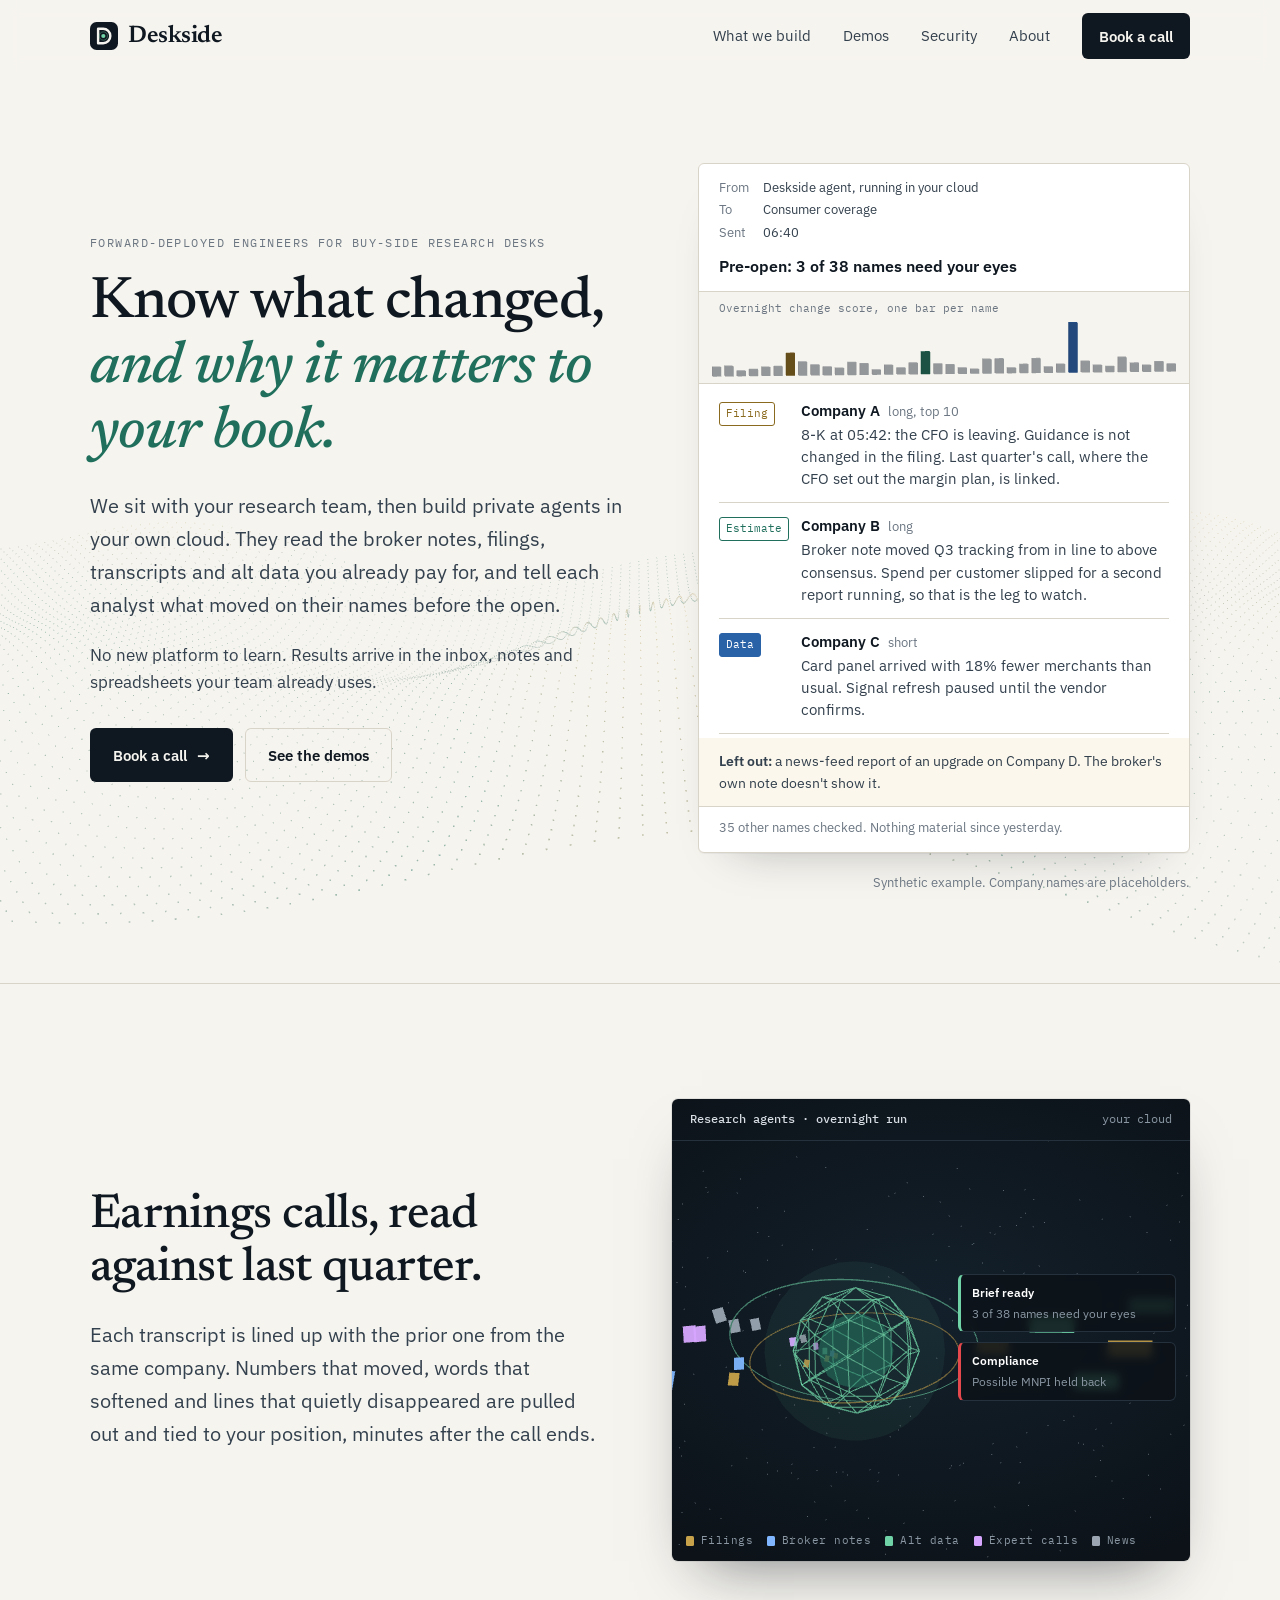
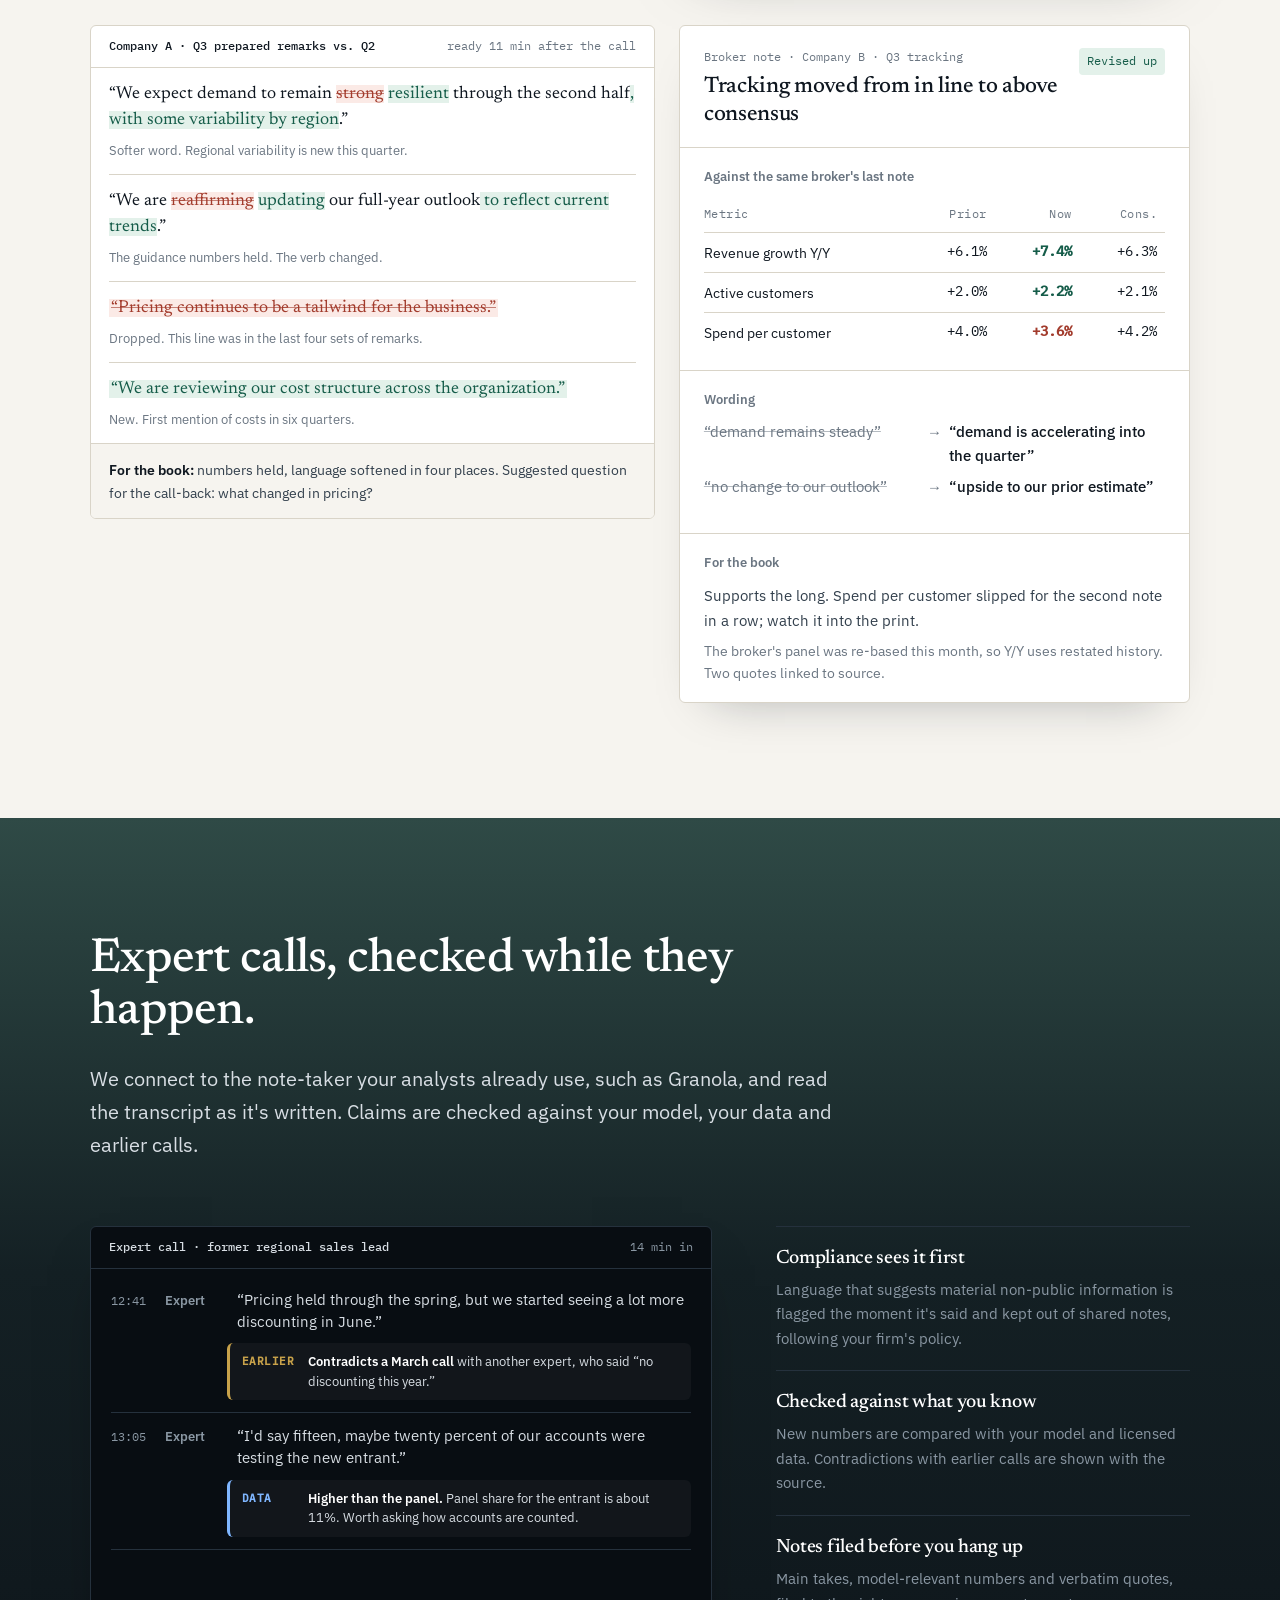
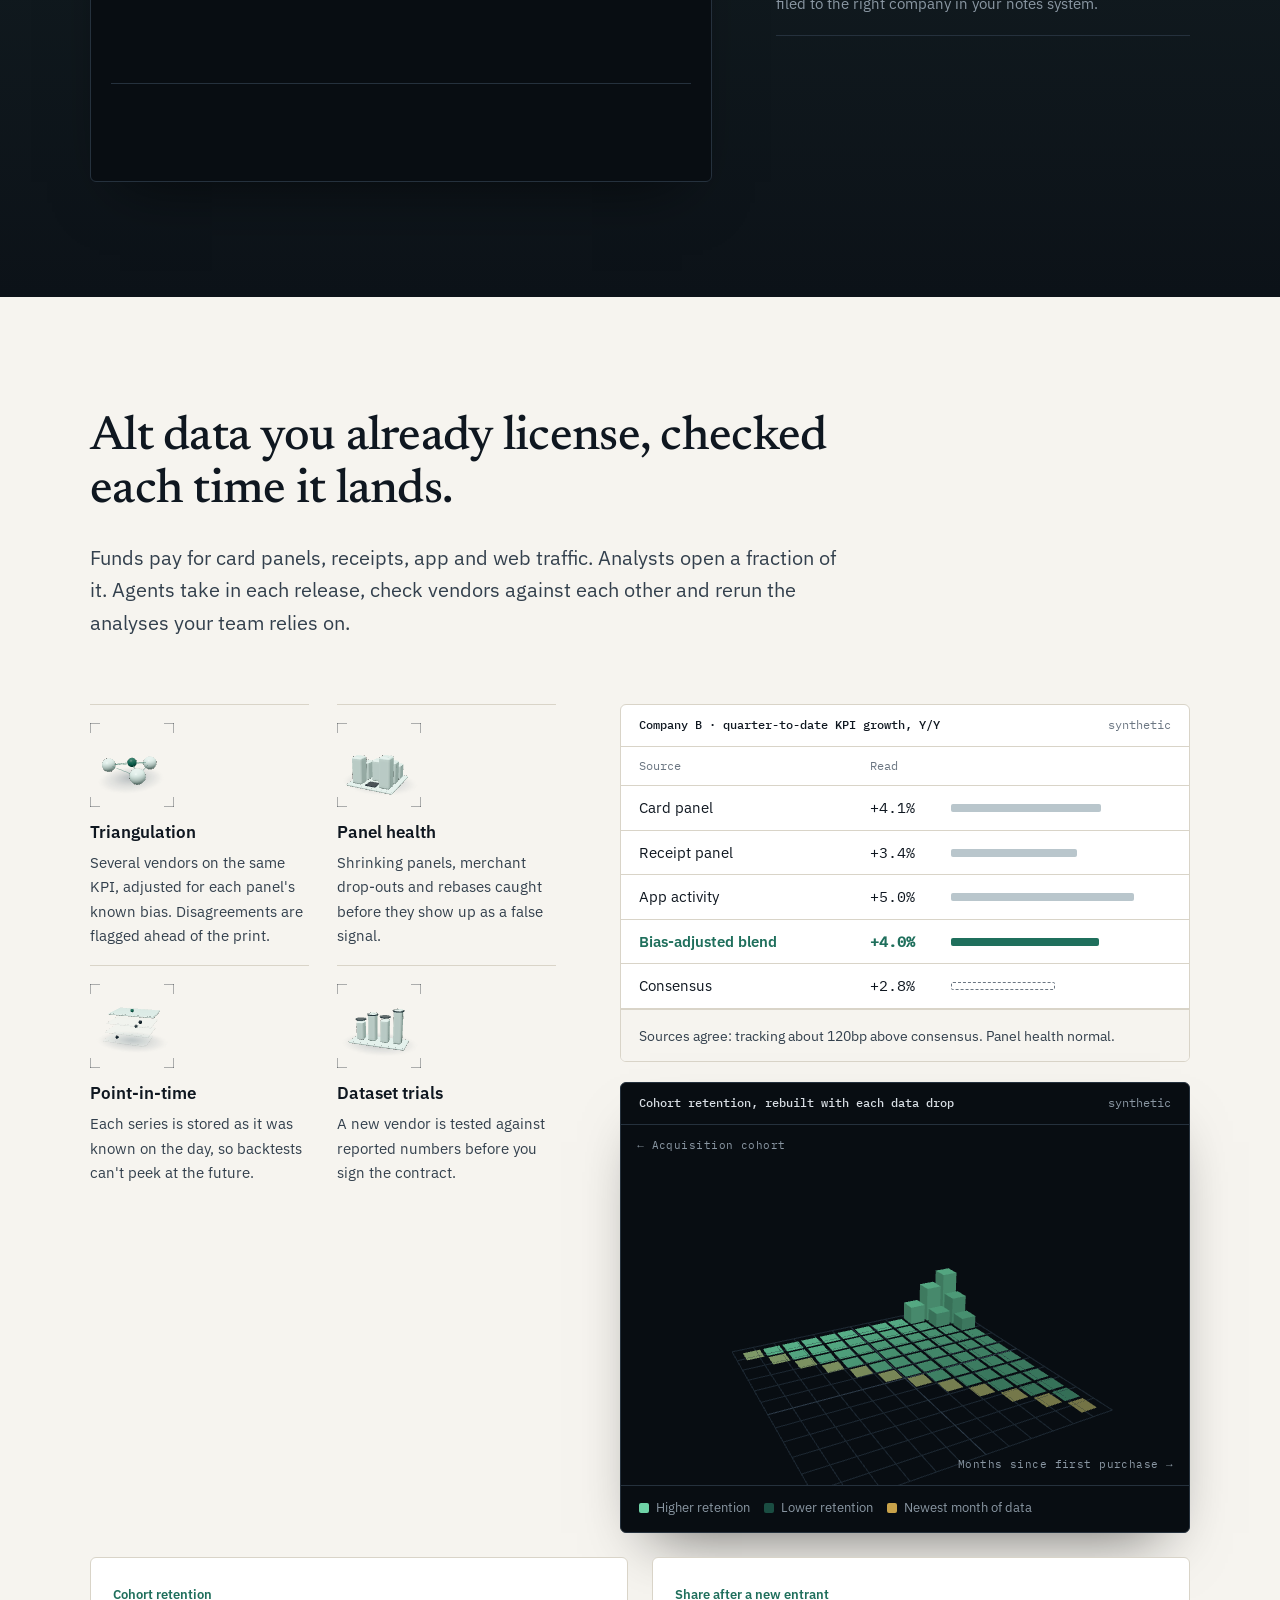
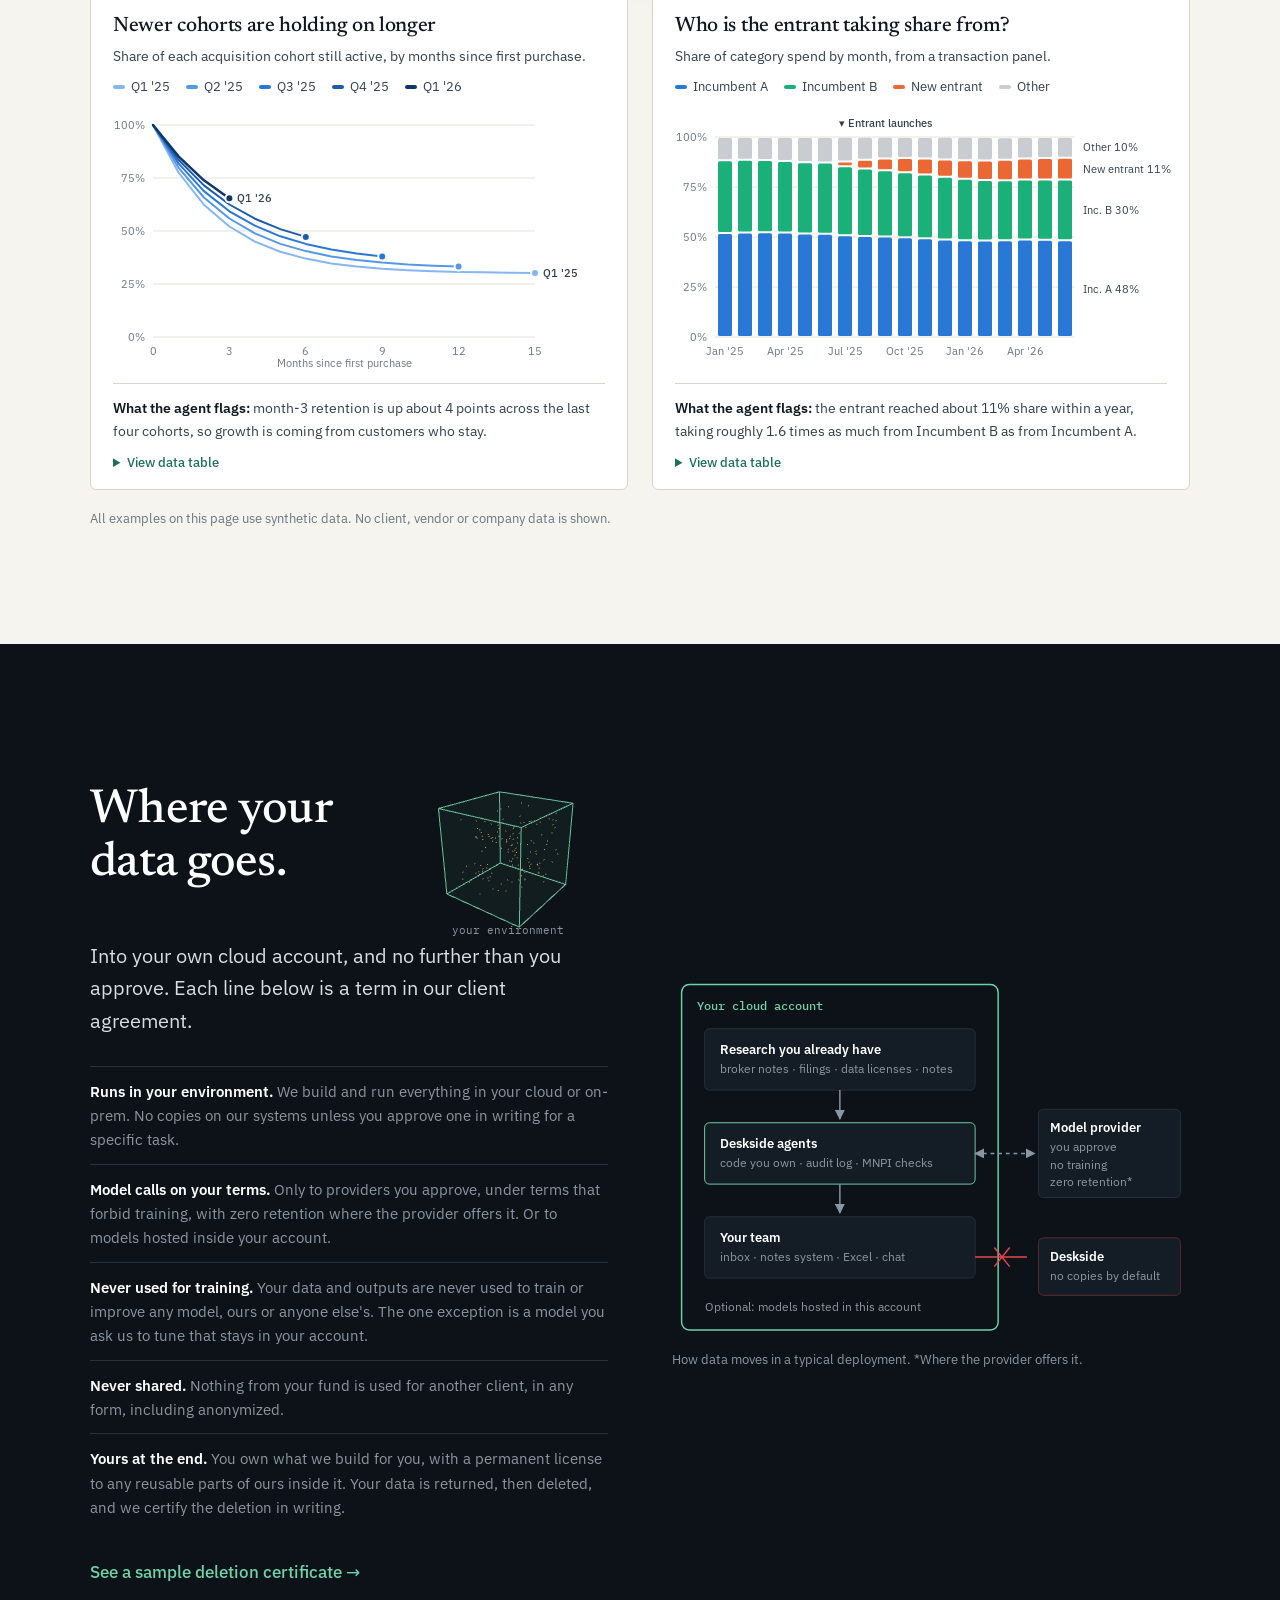
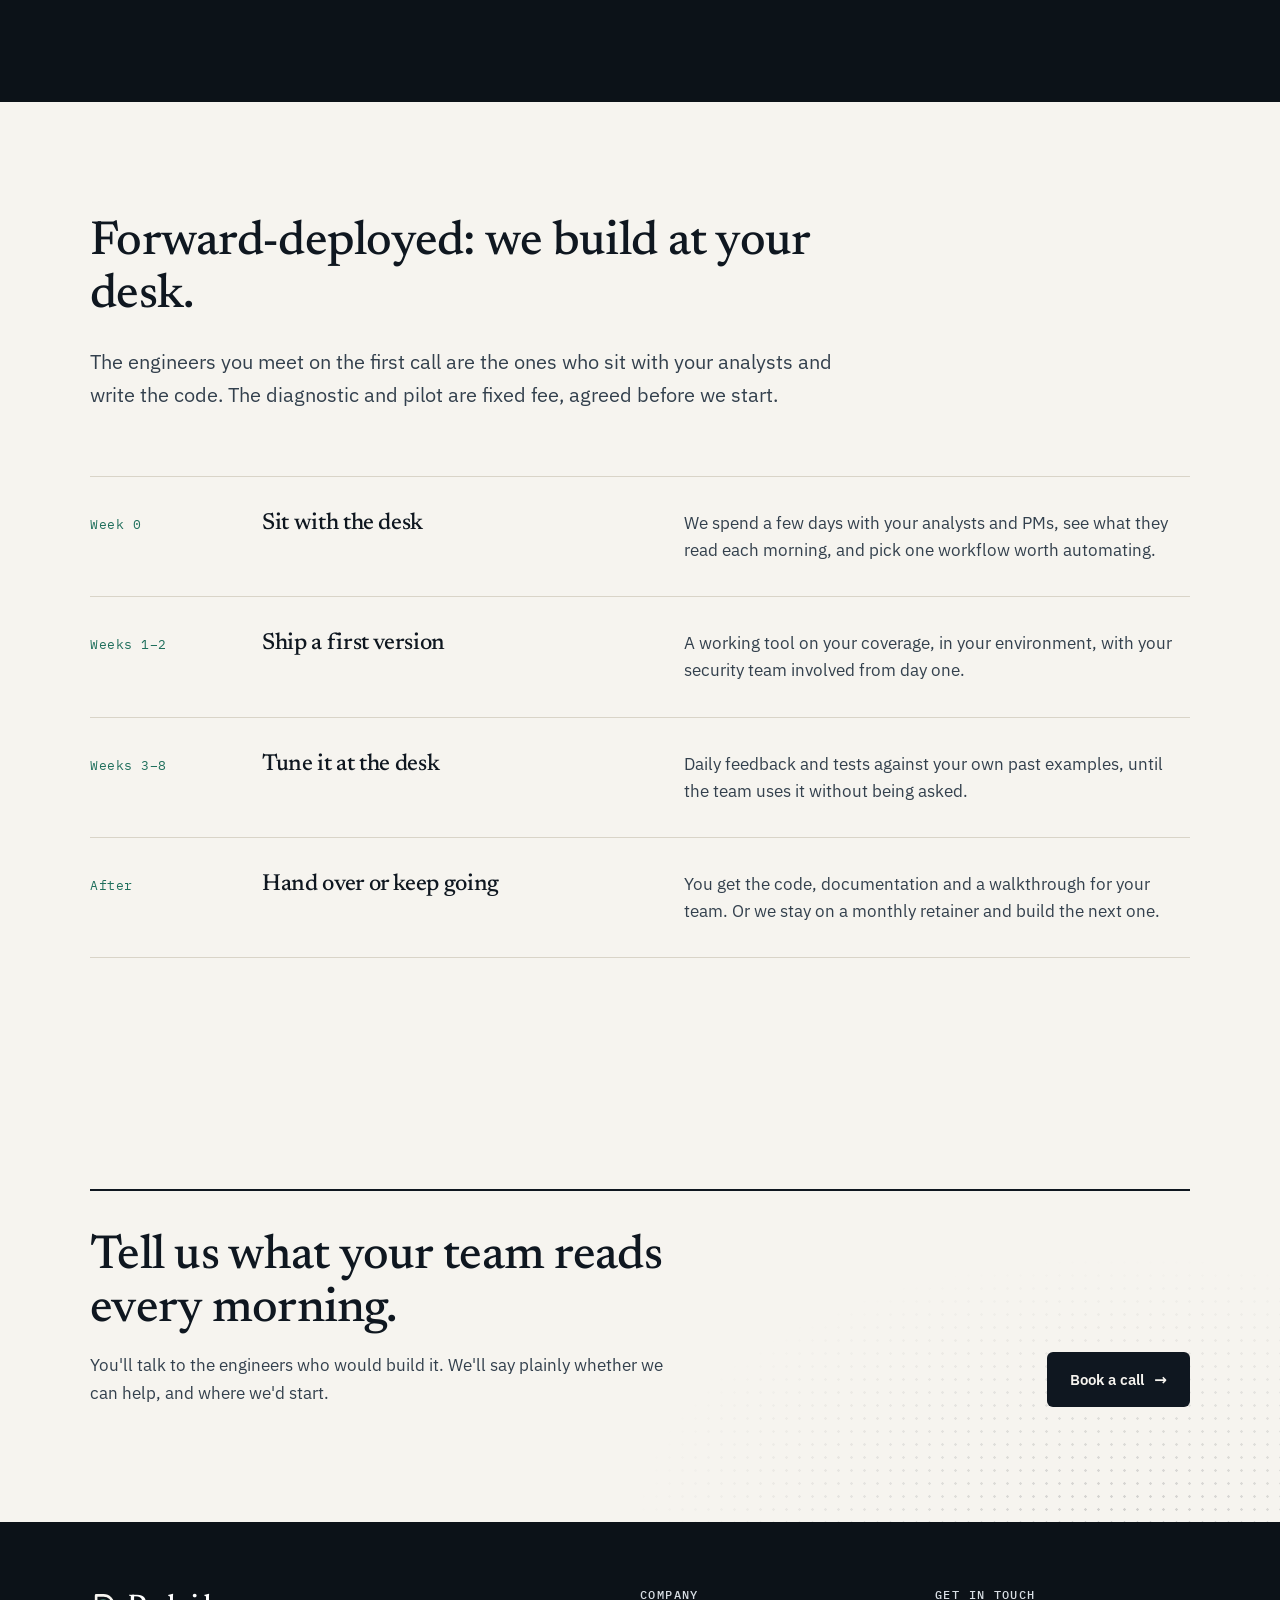
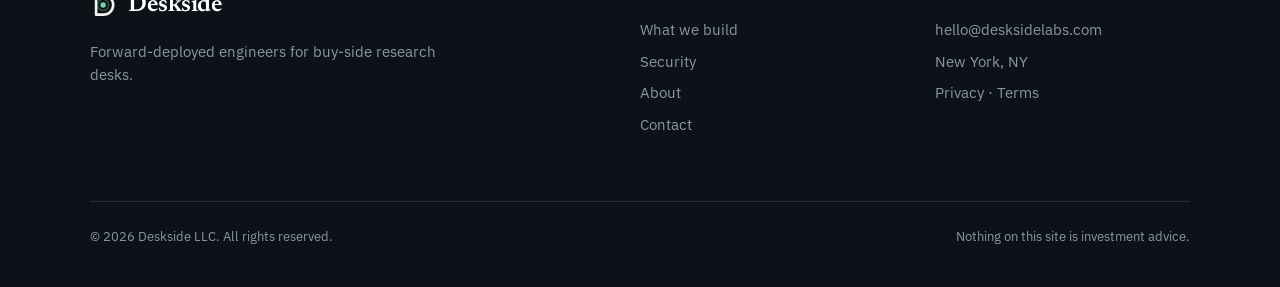
<file: index.html>
<!doctype html>
<html lang="en">
<head>
  <meta charset="utf-8">
  <meta name="viewport" content="width=device-width, initial-scale=1, minimum-scale=1">
  <title>Deskside | Forward-deployed engineers for buy-side research desks</title>
  <meta name="description" content="Deskside's engineers sit with your research team, then build private AI agents inside your own cloud. They read the research you already pay for and tell each analyst what changed on their names, in the inbox, notes and spreadsheets the team already uses.">
  <meta property="og:title" content="Deskside | Forward-deployed engineers for buy-side research desks">
  <meta property="og:description" content="Know what changed, and why it matters to your book. Private research agents, built at your desk and run in your cloud.">
  <meta property="og:type" content="website">
  <meta property="og:image" content="https://desksidelabs.com/assets/og-image.png">
  <meta property="og:image:width" content="1200">
  <meta property="og:image:height" content="630">
  <meta name="twitter:card" content="summary_large_image">
  <link rel="icon" href="assets/favicon.svg" type="image/svg+xml">
  <link rel="apple-touch-icon" href="assets/apple-touch-icon.png">
  <meta name="theme-color" content="#0f1720">
  <link rel="stylesheet" href="assets/fonts.css">
  <link rel="stylesheet" href="assets/styles.css">
</head>
<body>
  <a class="skip-link" href="#main">Skip to content</a>

  <header class="site-header">
    <nav class="nav container" aria-label="Primary">
      <a class="brand" href="index.html" aria-label="Deskside home">
        <img class="brand-mark" src="assets/favicon.svg" alt="">
        Deskside
      </a>
      <button class="nav-toggle" aria-expanded="false" aria-controls="nav-links" aria-label="Menu">
        <svg width="24" height="24" viewBox="0 0 24 24" fill="none" stroke="currentColor" stroke-width="2" stroke-linecap="round"><path d="M4 7h16M4 12h16M4 17h16"/></svg>
      </button>
      <ul class="nav-links" id="nav-links">
        <li><a href="services.html">What we build</a></li>
        <li><a href="index.html#demos">Demos</a></li>
        <li><a href="security.html">Security</a></li>
        <li><a href="about.html">About</a></li>
        <li><a class="btn btn-primary" href="contact.html">Book a call</a></li>
      </ul>
    </nav>
  </header>

  <main id="main">
    <!-- Hero: the product, as the analyst sees it -->
    <section class="hero">
      <canvas id="hero-3d" class="hero-3d" aria-hidden="true"></canvas>
      <div class="container hero-grid">
        <div>
          <p class="eyebrow">Forward-deployed engineers for buy-side research desks</p>
          <h1>Know what changed, <em>and why it matters to your book.</em></h1>
          <p class="lede">We sit with your research team, then build private agents in your own cloud. They read the broker notes, filings, transcripts and alt data you already pay for, and tell each analyst what moved on their names before the open.</p>
          <p class="hero-sub">No new platform to learn. Results arrive in the inbox, notes and spreadsheets your team already uses.</p>
          <div class="hero-actions">
            <a class="btn btn-primary" href="contact.html">Book a call <span class="arrow">→</span></a>
            <a class="btn btn-ghost" href="#demos">See the demos</a>
          </div>
        </div>

        <article class="mail" aria-label="Example pre-open brief, synthetic">
          <header class="mail-head">
            <dl>
              <div><dt>From</dt><dd>Deskside agent, running in your cloud</dd></div>
              <div><dt>To</dt><dd>Consumer coverage</dd></div>
              <div><dt>Sent</dt><dd>06:40</dd></div>
            </dl>
            <p class="mail-subj">Pre-open: 3 of 38 names need your eyes</p>
          </header>
          <div class="coverage" aria-hidden="true">
            <canvas id="coverage-3d"></canvas>
            <div class="coverage-flat"></div>
            <span class="coverage-label">Overnight change score, one bar per name</span>
          </div>
          <ol class="mail-items">
            <li class="mi" data-i="0"><span class="mi-tag t-filing">Filing</span><div><p class="mi-name">Company A <span>long, top 10</span></p><p>8-K at 05:42: the CFO is leaving. Guidance is not changed in the filing. Last quarter's call, where the CFO set out the margin plan, is linked.</p></div></li>
            <li class="mi" data-i="1"><span class="mi-tag t-est">Estimate</span><div><p class="mi-name">Company B <span>long</span></p><p>Broker note moved Q3 tracking from in line to above consensus. Spend per customer slipped for a second report running, so that is the leg to watch.</p></div></li>
            <li class="mi" data-i="2"><span class="mi-tag t-data">Data</span><div><p class="mi-name">Company C <span>short</span></p><p>Card panel arrived with 18% fewer merchants than usual. Signal refresh paused until the vendor confirms.</p></div></li>
          </ol>
          <p class="mail-held"><b>Left out:</b> a news-feed report of an upgrade on Company D. The broker's own note doesn't show it.</p>
          <p class="mail-foot">35 other names checked. Nothing material since yesterday.</p>
        </article>
      </div>
      <p class="container hero-note">Synthetic example. Company names are placeholders.</p>
    </section>

    <!-- Demo 1: earnings-call diff + broker note -->
    <section id="demos" class="rule-top">
      <div class="container">
        <div class="demo-head">
          <div class="section-head">
            <h2>Earnings calls, read against last quarter.</h2>
            <p class="lede">Each transcript is lined up with the prior one from the same company. Numbers that moved, words that softened and lines that quietly disappeared are pulled out and tied to your position, minutes after the call ends.</p>
          </div>
          <div class="engine panel-dark" role="img" aria-label="Illustration: filings, broker notes, alt data, expert calls and news flow into the agents, and flags come out">
            <header class="panel-head"><span>Research agents · overnight run</span><span>your cloud</span></header>
            <div class="engine-stage">
              <canvas id="engine-3d" aria-hidden="true"></canvas>
              <ul class="engine-in" aria-hidden="true">
                <li><i style="background:#c8a24a"></i>Filings</li>
                <li><i style="background:#7fb6ff"></i>Broker notes</li>
                <li><i style="background:#6fd3a7"></i>Alt data</li>
                <li><i style="background:#d7a6ff"></i>Expert calls</li>
                <li><i style="background:#9aa5b1"></i>News</li>
              </ul>
              <ol class="engine-out" aria-hidden="true">
                <li class="eo-up"><b>Revised up</b><span>Company B · tracking above consensus</span></li>
                <li class="eo-tone"><b>Tone shift</b><span>Company A · outlook language softened</span></li>
                <li class="eo-data"><b>Sources disagree</b><span>Card panel vs. expert call</span></li>
                <li class="eo-comp"><b>Compliance</b><span>Possible MNPI held back</span></li>
                <li class="eo-up"><b>Brief ready</b><span>3 of 38 names need your eyes</span></li>
              </ol>
            </div>
          </div>
        </div>

        <div class="demo-grid">
          <article class="panel diff-card reveal" aria-label="Synthetic example: transcript comparison">
            <header class="panel-head"><span>Company A · Q3 prepared remarks vs. Q2</span><span>ready 11 min after the call</span></header>
            <ol class="diff">
              <li>
                <p>“We expect demand to remain <del>strong</del> <ins>resilient</ins> through the second half<ins>, with some variability by region</ins>.”</p>
                <p class="d-note">Softer word. Regional variability is new this quarter.</p>
              </li>
              <li>
                <p>“We are <del>reaffirming</del> <ins>updating</ins> our full-year outlook<ins> to reflect current trends</ins>.”</p>
                <p class="d-note">The guidance numbers held. The verb changed.</p>
              </li>
              <li class="d-gone">
                <p><del>“Pricing continues to be a tailwind for the business.”</del></p>
                <p class="d-note">Dropped. This line was in the last four sets of remarks.</p>
              </li>
              <li class="d-new">
                <p><ins>“We are reviewing our cost structure across the organization.”</ins></p>
                <p class="d-note">New. First mention of costs in six quarters.</p>
              </li>
            </ol>
            <footer class="panel-foot"><b>For the book:</b> numbers held, language softened in four places. Suggested question for the call-back: what changed in pricing?</footer>
          </article>

          <article class="summary-card reveal" aria-label="Synthetic example: broker note compared with the prior note">
            <header class="summary-head">
              <div>
                <p class="summary-kicker">Broker note · Company B · Q3 tracking</p>
                <h3>Tracking moved from in line to above consensus</h3>
              </div>
              <span class="badge badge-up">Revised up</span>
            </header>
            <div class="summary-block">
              <h4>Against the same broker's last note</h4>
              <table class="rev-table">
                <thead><tr><th scope="col">Metric</th><th scope="col">Prior</th><th scope="col">Now</th><th scope="col">Cons.</th></tr></thead>
                <tbody>
                  <tr><th scope="row">Revenue growth Y/Y</th><td>+6.1%</td><td class="up">+7.4%</td><td>+6.3%</td></tr>
                  <tr><th scope="row">Active customers</th><td>+2.0%</td><td class="up">+2.2%</td><td>+2.1%</td></tr>
                  <tr><th scope="row">Spend per customer</th><td>+4.0%</td><td class="down">+3.6%</td><td>+4.2%</td></tr>
                </tbody>
              </table>
            </div>
            <div class="summary-block">
              <h4>Wording</h4>
              <ul class="tone-list">
                <li><span class="tone-prior">“demand remains steady”</span><span class="tone-arrow">→</span><span class="tone-now">“demand is accelerating into the quarter”</span></li>
                <li><span class="tone-prior">“no change to our outlook”</span><span class="tone-arrow">→</span><span class="tone-now">“upside to our prior estimate”</span></li>
              </ul>
            </div>
            <div class="summary-block">
              <h4>For the book</h4>
              <p>Supports the long. Spend per customer slipped for the second note in a row; watch it into the print.</p>
              <p class="summary-meta">The broker's panel was re-based this month, so Y/Y uses restated history. Two quotes linked to source.</p>
            </div>
          </article>
        </div>
      </div>
    </section>

    <!-- Demo 2: live calls with MNPI held back -->
    <section id="live-calls" class="band band-grad">
      <div class="container">
        <div class="section-head">
          <h2>Expert calls, checked while they happen.</h2>
          <p class="lede">We connect to the note-taker your analysts already use, such as Granola, and read the transcript as it's written. Claims are checked against your model, your data and earlier calls.</p>
        </div>

        <div class="live-grid">
          <div class="live-call panel-dark" aria-label="Synthetic example: an expert-call transcript with flags">
            <header class="panel-head"><span>Expert call · former regional sales lead</span><span>14 min in</span></header>
            <ol class="lc-list">
              <li class="lc-line">
                <div class="lc-say"><time>12:41</time><b>Expert</b><p>“Pricing held through the spring, but we started seeing a lot more discounting in June.”</p></div>
                <div class="lc-flag flag-tone"><span class="fi">Earlier</span><span><strong>Contradicts a March call</strong> with another expert, who said “no discounting this year.”</span></div>
              </li>
              <li class="lc-line">
                <div class="lc-say"><time>13:05</time><b>Expert</b><p>“I'd say fifteen, maybe twenty percent of our accounts were testing the new entrant.”</p></div>
                <div class="lc-flag flag-data"><span class="fi">Data</span><span><strong>Higher than the panel.</strong> Panel share for the entrant is about 11%. Worth asking how accounts are counted.</span></div>
              </li>
              <li class="lc-line">
                <div class="lc-say"><time>14:22</time><b>Expert</b><p><span class="redact" role="img" aria-label="Redacted segment"></span></p></div>
                <div class="lc-flag flag-comp"><span class="fi">MNPI</span><span><strong>Possible MNPI. Held back.</strong> The segment is kept out of the shared notes and compliance has the original. Nothing from it reaches the summary.</span></div>
              </li>
              <li class="lc-line">
                <div class="lc-flag flag-ask"><span class="fi">Ask</span><span><strong>Follow-up while they're on the line:</strong> “Did the June discounting carry into July, or was it end of quarter?”</span></div>
              </li>
            </ol>
          </div>

          <div class="live-points">
            <div class="sp">
              <h3>Compliance sees it first</h3>
              <p>Language that suggests material non-public information is flagged the moment it's said and kept out of shared notes, following your firm's policy.</p>
            </div>
            <div class="sp">
              <h3>Checked against what you know</h3>
              <p>New numbers are compared with your model and licensed data. Contradictions with earlier calls are shown with the source.</p>
            </div>
            <div class="sp">
              <h3>Notes filed before you hang up</h3>
              <p>Main takes, model-relevant numbers and verbatim quotes, filed to the right company in your notes system.</p>
            </div>
          </div>
        </div>
      </div>
    </section>

    <!-- Alt data -->
    <section id="alt-data">
      <div class="container">
        <div class="section-head">
          <h2>Alt data you already license, checked each time it lands.</h2>
          <p class="lede">Funds pay for card panels, receipts, app and web traffic. Analysts open a fraction of it. Agents take in each release, check vendors against each other and rerun the analyses your team relies on.</p>
        </div>

        <div class="alt-grid">
          <dl class="alt-list">
            <div><dt><span class="glyph glyph-sm" data-glyph="triad" aria-hidden="true"></span>Triangulation</dt><dd>Several vendors on the same KPI, adjusted for each panel's known bias. Disagreements are flagged ahead of the print.</dd></div>
            <div><dt><span class="glyph glyph-sm" data-glyph="panel" aria-hidden="true"></span>Panel health</dt><dd>Shrinking panels, merchant drop-outs and rebases caught before they show up as a false signal.</dd></div>
            <div><dt><span class="glyph glyph-sm" data-glyph="layers" aria-hidden="true"></span>Point-in-time</dt><dd>Each series is stored as it was known on the day, so backtests can't peek at the future.</dd></div>
            <div><dt><span class="glyph glyph-sm" data-glyph="trial" aria-hidden="true"></span>Dataset trials</dt><dd>A new vendor is tested against reported numbers before you sign the contract.</dd></div>
          </dl>

<div class="alt-visuals">
          <figure class="panel tri-card reveal">
            <header class="panel-head"><span>Company B · quarter-to-date KPI growth, Y/Y</span><span>synthetic</span></header>
            <table class="tri">
              <caption class="sr-only">Quarter-to-date KPI growth by source</caption>
              <thead><tr><th scope="col">Source</th><th scope="col">Read</th><th scope="col" class="bar-col"><span class="sr-only">Chart</span></th></tr></thead>
              <tbody>
                <tr><th scope="row">Card panel</th><td>+4.1%</td><td class="bar-col"><span class="bar" style="--v:.68"></span></td></tr>
                <tr><th scope="row">Receipt panel</th><td>+3.4%</td><td class="bar-col"><span class="bar" style="--v:.57"></span></td></tr>
                <tr><th scope="row">App activity</th><td>+5.0%</td><td class="bar-col"><span class="bar" style="--v:.83"></span></td></tr>
                <tr class="blend"><th scope="row">Bias-adjusted blend</th><td>+4.0%</td><td class="bar-col"><span class="bar" style="--v:.67"></span></td></tr>
                <tr class="cons"><th scope="row">Consensus</th><td>+2.8%</td><td class="bar-col"><span class="bar" style="--v:.47"></span></td></tr>
              </tbody>
            </table>
            <figcaption class="panel-foot">Sources agree: tracking about 120bp above consensus. Panel health normal.</figcaption>
          </figure>
          <figure class="viz-card panel-dark">
            <header class="panel-head"><span>Cohort retention, rebuilt with each data drop</span><span>synthetic</span></header>
            <div class="cohort-stage">
              <canvas id="cohort-3d" aria-hidden="true"></canvas>
              <p class="viz-fallback">Retention by acquisition cohort, rebuilt with every data drop.</p>
              <span class="axis axis-x">Months since first purchase →</span>
              <span class="axis axis-z">← Acquisition cohort</span>
            </div>
            <figcaption><span class="key"><span class="swatch sw-hi"></span>Higher retention</span><span class="key"><span class="swatch sw-lo"></span>Lower retention</span><span class="key"><span class="swatch sw-new"></span>Newest month of data</span></figcaption>
          </figure>
          </div>
        </div>

        <div class="viz-grid">
          <figure class="viz reveal" data-chart="cohort" data-label="Line chart: share of each quarterly acquisition cohort still active by month since first purchase. Newer cohorts retain better.">
            <figcaption class="viz-head">
              <span class="viz-kicker">Cohort retention</span>
              <h3>Newer cohorts are holding on longer</h3>
              <p>Share of each acquisition cohort still active, by months since first purchase.</p>
              <ul class="viz-legend">
                <li><span class="lg-sw" style="background:#86b6ef"></span>Q1 '25</li>
                <li><span class="lg-sw" style="background:#5598e7"></span>Q2 '25</li>
                <li><span class="lg-sw" style="background:#2a78d6"></span>Q3 '25</li>
                <li><span class="lg-sw" style="background:#1c5cab"></span>Q4 '25</li>
                <li><span class="lg-sw" style="background:#0d366b"></span>Q1 '26</li>
              </ul>
            </figcaption>
            <div class="viz-plot"></div>
            <p class="viz-read"><strong>What the agent flags:</strong> month-3 retention is up about 4 points across the last four cohorts, so growth is coming from customers who stay.</p>
            <details class="viz-data"><summary>View data table</summary><div class="viz-table"></div></details>
          </figure>

          <figure class="viz reveal" data-chart="share" data-label="Stacked columns: monthly market share for two incumbents, a new entrant launching in July 2025, and other players.">
            <figcaption class="viz-head">
              <span class="viz-kicker">Share after a new entrant</span>
              <h3>Who is the entrant taking share from?</h3>
              <p>Share of category spend by month, from a transaction panel.</p>
              <ul class="viz-legend">
                <li><span class="lg-sw" style="background:#2a78d6"></span>Incumbent A</li>
                <li><span class="lg-sw" style="background:#1baf7a"></span>Incumbent B</li>
                <li><span class="lg-sw" style="background:#eb6834"></span>New entrant</li>
                <li><span class="lg-sw" style="background:#c9ccd1"></span>Other</li>
              </ul>
            </figcaption>
            <div class="viz-plot"></div>
            <p class="viz-read"><strong>What the agent flags:</strong> the entrant reached about 11% share within a year, taking roughly 1.6 times as much from Incumbent B as from Incumbent A.</p>
            <details class="viz-data"><summary>View data table</summary><div class="viz-table"></div></details>
          </figure>
        </div>
        <p class="viz-source">All examples on this page use synthetic data. No client, vendor or company data is shown.</p>
      </div>
    </section>

    <!-- Security, stated once -->
    <section id="security" class="band">
      <div class="container security-grid">
        <div>
          <div class="sec-head">
            <h2>Where your data goes.</h2>
            <div class="enclave" aria-hidden="true"><canvas id="enclave-3d"></canvas><span>your environment</span></div>
          </div>
          <p class="lede">Into your own cloud account, and no further than you approve. Each line below is a term in our client agreement.</p>
          <ul class="terms-list">
            <li><strong>Runs in your environment.</strong> We build and run everything in your cloud or on-prem. No copies on our systems unless you approve one in writing for a specific task.</li>
            <li><strong>Model calls on your terms.</strong> Only to providers you approve, under terms that forbid training, with zero retention where the provider offers it. Or to models hosted inside your account.</li>
            <li><strong>Never used for training.</strong> Your data and outputs are never used to train or improve any model, ours or anyone else's. The one exception is a model you ask us to tune that stays in your account.</li>
            <li><strong>Never shared.</strong> Nothing from your fund is used for another client, in any form, including anonymized.</li>
            <li><strong>Yours at the end.</strong> You own what we build for you, with a permanent license to any reusable parts of ours inside it. Your data is returned, then deleted, and we certify the deletion in writing.</li>
          </ul>
          <a class="text-link" href="security.html">See a sample deletion certificate <span class="arrow">→</span></a>
        </div>

        <figure class="flow" aria-labelledby="flow-cap">
          <svg viewBox="0 0 540 380" role="img" aria-labelledby="flow-cap">
            <defs>
              <marker id="ah" viewBox="0 0 10 10" refX="9" refY="5" markerWidth="7" markerHeight="7" orient="auto-start-reverse"><path d="M0 0L10 5L0 10z" fill="#8a97a3"/></marker>
            </defs>
            <rect x="10" y="10" width="330" height="360" rx="8" fill="none" stroke="#6fd3a7" stroke-width="1.5"/>
            <text x="26" y="36" class="f-title">Your cloud account</text>
            <rect x="34" y="56" width="282" height="64" rx="5" class="f-box"/>
            <text x="50" y="82" class="f-h">Research you already have</text>
            <text x="50" y="102" class="f-s">broker notes · filings · data licenses · notes</text>
            <line x1="175" y1="120" x2="175" y2="150" stroke="#8a97a3" stroke-width="1.5" marker-end="url(#ah)"/>
            <rect x="34" y="154" width="282" height="64" rx="5" class="f-box f-core"/>
            <text x="50" y="180" class="f-h">Deskside agents</text>
            <text x="50" y="200" class="f-s">code you own · audit log · MNPI checks</text>
            <line x1="175" y1="218" x2="175" y2="248" stroke="#8a97a3" stroke-width="1.5" marker-end="url(#ah)"/>
            <rect x="34" y="252" width="282" height="64" rx="5" class="f-box"/>
            <text x="50" y="278" class="f-h">Your team</text>
            <text x="50" y="298" class="f-s">inbox · notes system · Excel · chat</text>
            <text x="34" y="350" class="f-s">Optional: models hosted in this account</text>
            <line x1="316" y1="186" x2="378" y2="186" stroke="#8a97a3" stroke-width="1.5" stroke-dasharray="4 4" marker-end="url(#ah)" marker-start="url(#ah)"/>
            <rect x="382" y="140" width="148" height="92" rx="5" class="f-box f-out"/>
            <text x="394" y="164" class="f-h">Model provider</text>
            <text x="394" y="184" class="f-s">you approve</text>
            <text x="394" y="202" class="f-s">no training</text>
            <text x="394" y="220" class="f-s">zero retention*</text>
            <rect x="382" y="274" width="148" height="60" rx="5" class="f-box f-no"/>
            <text x="394" y="298" class="f-h">Deskside</text>
            <text x="394" y="318" class="f-s">no copies by default</text>
            <line x1="316" y1="294" x2="370" y2="294" stroke="#e5484d" stroke-width="1.5"/>
            <line x1="336" y1="284" x2="352" y2="304" stroke="#e5484d" stroke-width="1.5"/>
            <line x1="352" y1="284" x2="336" y2="304" stroke="#e5484d" stroke-width="1.5"/>
          </svg>
          <figcaption id="flow-cap">How data moves in a typical deployment. *Where the provider offers it.</figcaption>
        </figure>
      </div>
    </section>

    <!-- How we work -->
    <section id="how-we-work">
      <div class="container">
        <div class="section-head">
          <h2>Forward-deployed: we build at your desk.</h2>
          <p class="lede">The engineers you meet on the first call are the ones who sit with your analysts and write the code. The diagnostic and pilot are fixed fee, agreed before we start.</p>
        </div>
        <ol class="steps">
          <li>
            <span class="when">Week 0</span>
            <h3>Sit with the desk</h3>
            <p>We spend a few days with your analysts and PMs, see what they read each morning, and pick one workflow worth automating.</p>
          </li>
          <li>
            <span class="when">Weeks 1–2</span>
            <h3>Ship a first version</h3>
            <p>A working tool on your coverage, in your environment, with your security team involved from day one.</p>
          </li>
          <li>
            <span class="when">Weeks 3–8</span>
            <h3>Tune it at the desk</h3>
            <p>Daily feedback and tests against your own past examples, until the team uses it without being asked.</p>
          </li>
          <li>
            <span class="when">After</span>
            <h3>Hand over or keep going</h3>
            <p>You get the code, documentation and a walkthrough for your team. Or we stay on a monthly retainer and build the next one.</p>
          </li>
        </ol>
      </div>
    </section>

    <!-- CTA -->
    <section class="cta">
      <div class="container">
        <div class="cta-box">
          <div>
            <h2>Tell us what your team reads every morning.</h2>
            <p class="cta-sub">You'll talk to the engineers who would build it. We'll say plainly whether we can help, and where we'd start.</p>
          </div>
          <div class="cta-actions">
            <a class="btn btn-primary" href="contact.html">Book a call <span class="arrow">→</span></a>
          </div>
        </div>
      </div>
    </section>
  </main>

  <footer class="site-footer">
    <div class="container">
      <div class="footer-grid">
        <div>
          <a class="brand" href="index.html"><img class="brand-mark" src="assets/logo-mark-dark.svg" alt="">Deskside</a>
          <p class="footer-tag">Forward-deployed engineers for buy-side research desks.</p>
        </div>
        <div>
          <h4>Company</h4>
          <ul>
            <li><a href="services.html">What we build</a></li>
            <li><a href="security.html">Security</a></li>
            <li><a href="about.html">About</a></li>
            <li><a href="contact.html">Contact</a></li>
          </ul>
        </div>
        <div>
          <h4>Get in touch</h4>
          <ul>
            <li><a href="mailto:hello@desksidelabs.com">hello@desksidelabs.com</a></li>
            <li>New York, NY</li>
            <li><a href="privacy.html">Privacy</a> · <a href="terms.html">Terms</a></li>
          </ul>
        </div>
      </div>
      <div class="footer-base">
        <span>© <span data-year>2026</span> Deskside LLC. All rights reserved.</span>
        <span>Nothing on this site is investment advice.</span>
      </div>
    </div>
  </footer>

  <script src="assets/main.js"></script>
  <script src="assets/charts.js"></script>
  <script type="module" src="assets/scene.js"></script>
  <script type="module" src="assets/glyphs.js"></script>
</body>
</html>
</file>
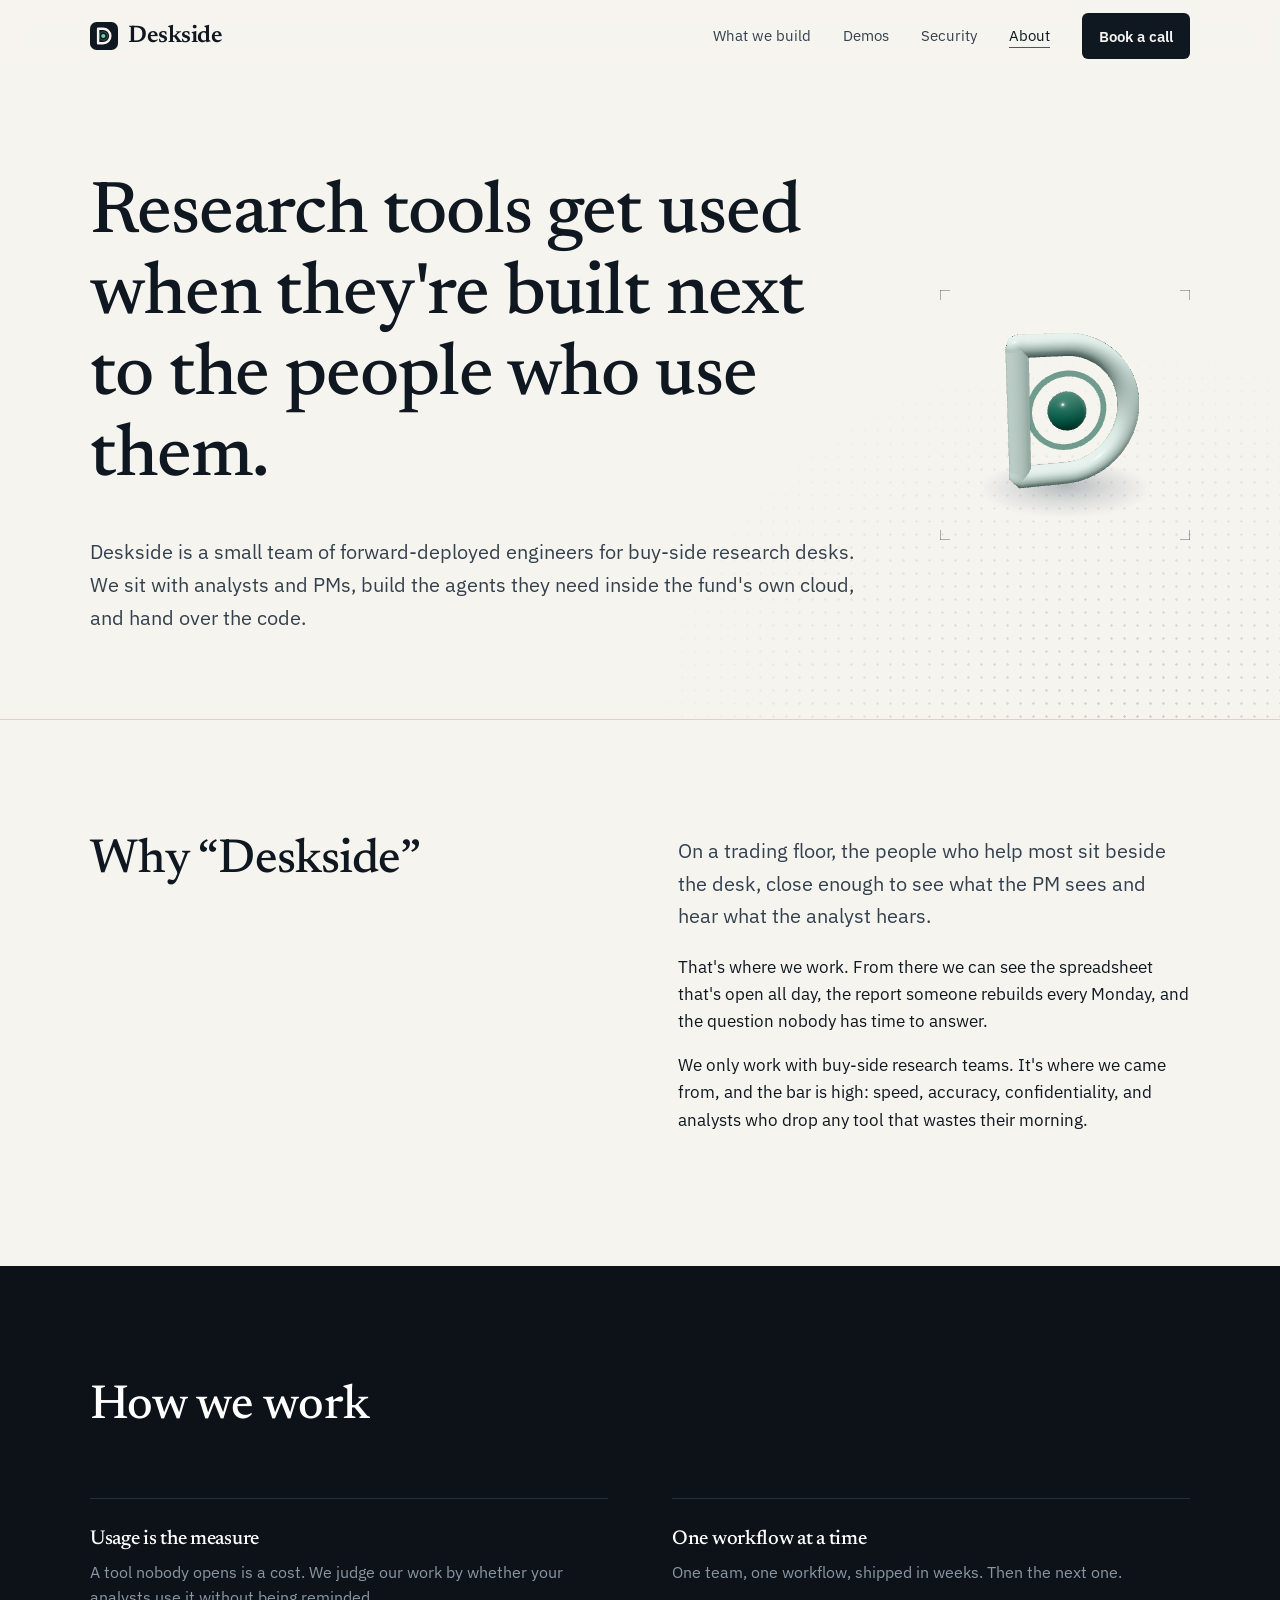
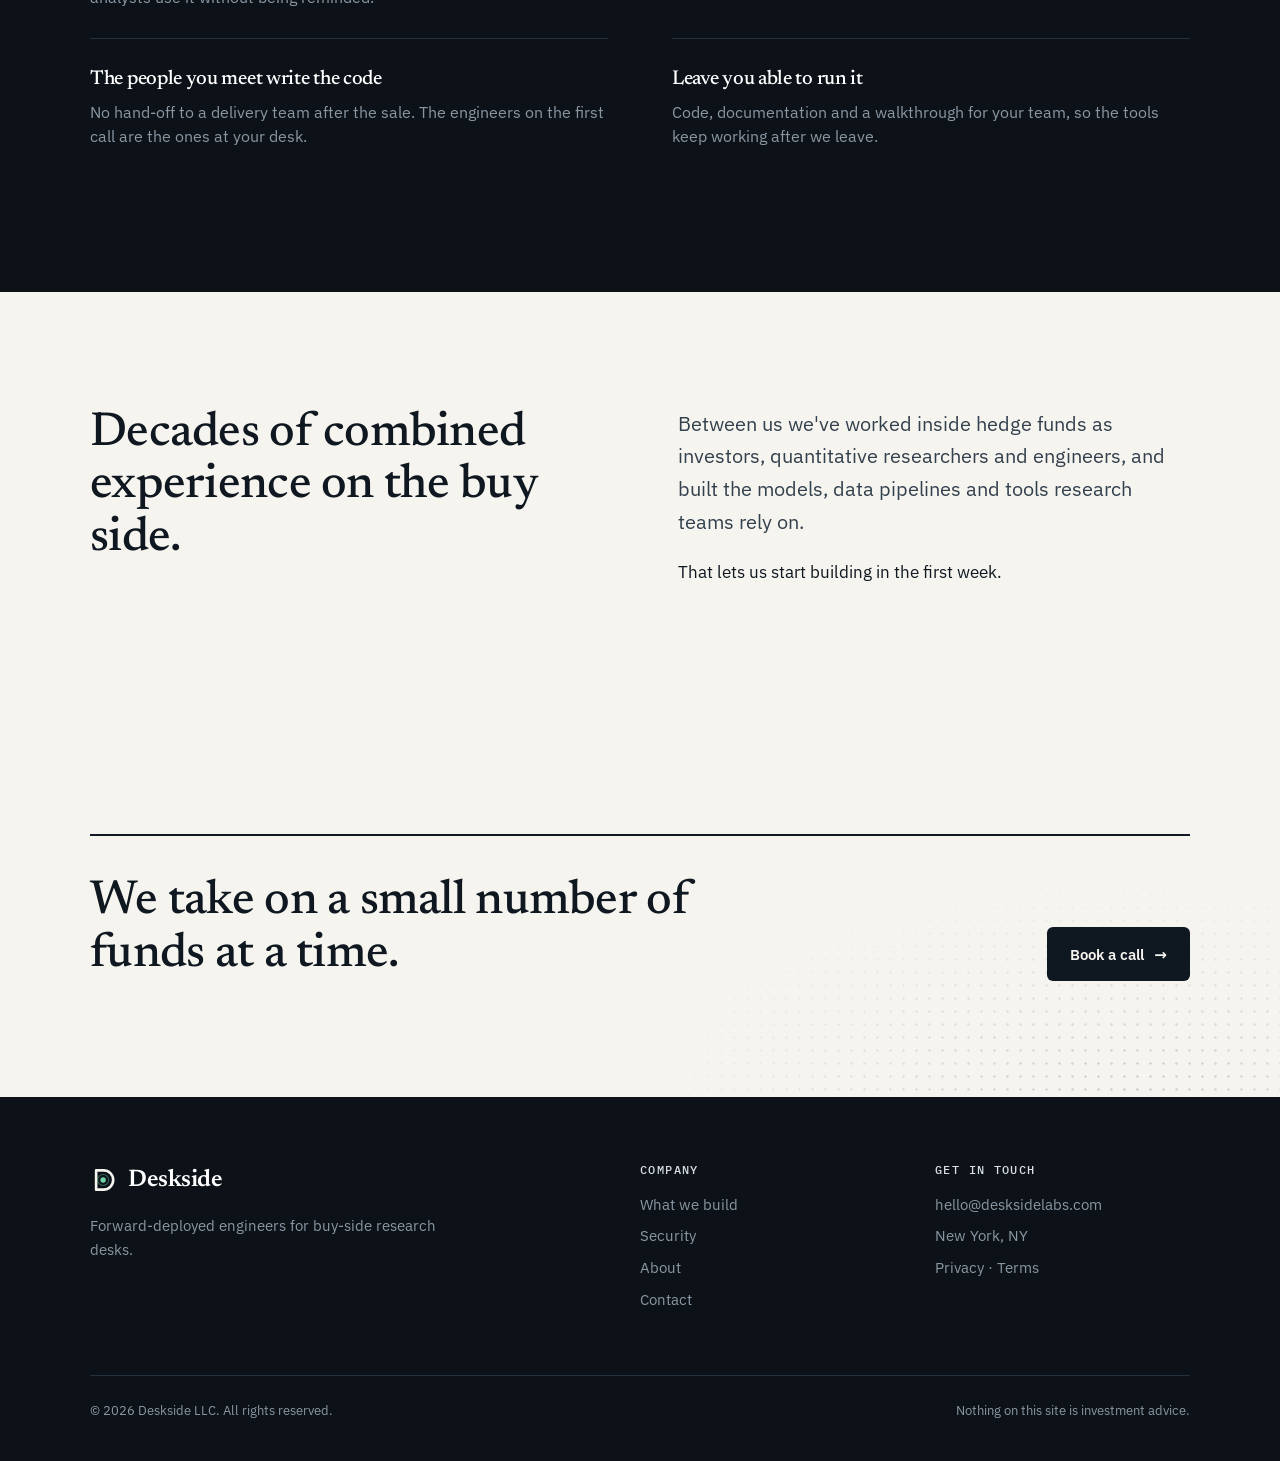
<file: about.html>
<!doctype html>
<html lang="en">
<head>
  <meta charset="utf-8">
  <meta name="viewport" content="width=device-width, initial-scale=1, minimum-scale=1">
  <title>About | Deskside</title>
  <meta name="description" content="Deskside is a small team of forward-deployed engineers for buy-side research desks, with decades of combined hedge fund experience.">
  <meta property="og:title" content="About | Deskside">
  <meta property="og:description" content="Forward-deployed engineers for buy-side research desks.">
  <meta property="og:type" content="website">
  <meta property="og:image" content="https://desksidelabs.com/assets/og-image.png">
  <meta property="og:image:width" content="1200">
  <meta property="og:image:height" content="630">
  <meta name="twitter:card" content="summary_large_image">
  <link rel="icon" href="assets/favicon.svg" type="image/svg+xml">
  <link rel="apple-touch-icon" href="assets/apple-touch-icon.png">
  <meta name="theme-color" content="#0f1720">
  <link rel="stylesheet" href="assets/fonts.css">
  <link rel="stylesheet" href="assets/styles.css">
</head>
<body>
  <a class="skip-link" href="#main">Skip to content</a>

  <header class="site-header">
    <nav class="nav container" aria-label="Primary">
      <a class="brand" href="index.html" aria-label="Deskside home">
        <img class="brand-mark" src="assets/favicon.svg" alt="">
        Deskside
      </a>
      <button class="nav-toggle" aria-expanded="false" aria-controls="nav-links" aria-label="Menu">
        <svg width="24" height="24" viewBox="0 0 24 24" fill="none" stroke="currentColor" stroke-width="2" stroke-linecap="round"><path d="M4 7h16M4 12h16M4 17h16"/></svg>
      </button>
      <ul class="nav-links" id="nav-links">
        <li><a href="services.html">What we build</a></li>
        <li><a href="index.html#demos">Demos</a></li>
        <li><a href="security.html">Security</a></li>
        <li><a href="about.html" aria-current="page">About</a></li>
        <li><a class="btn btn-primary" href="contact.html">Book a call</a></li>
      </ul>
    </nav>
  </header>

  <main id="main">

    <section class="page-head">
      <div class="container page-head-grid">
        <div>
        <h1>Research tools get used when they're built next to the people who use them.</h1>
        <p class="lede">Deskside is a small team of forward-deployed engineers for buy-side research desks. We sit with analysts and PMs, build the agents they need inside the fund's own cloud, and hand over the code.</p>
        </div>
        <span class="glyph glyph-lg" data-glyph="logo" aria-hidden="true"></span>
      </div>
    </section>

    <section>
      <div class="container split">
        <div>
          <h2>Why “Deskside”</h2>
        </div>
        <div>
          <p class="lede">On a trading floor, the people who help most sit beside the desk, close enough to see what the PM sees and hear what the analyst hears.</p>
          <p>That's where we work. From there we can see the spreadsheet that's open all day, the report someone rebuilds every Monday, and the question nobody has time to answer.</p>
          <p>We only work with buy-side research teams. It's where we came from, and the bar is high: speed, accuracy, confidentiality, and analysts who drop any tool that wastes their morning.</p>
        </div>
      </div>
    </section>

    <section class="band">
      <div class="container">
        <div class="section-head">
          <h2>How we work</h2>
        </div>
        <div class="principles">
          <div class="principle">
            <h3>Usage is the measure</h3>
            <p>A tool nobody opens is a cost. We judge our work by whether your analysts use it without being reminded.</p>
          </div>
          <div class="principle">
            <h3>One workflow at a time</h3>
            <p>One team, one workflow, shipped in weeks. Then the next one.</p>
          </div>
          <div class="principle">
            <h3>The people you meet write the code</h3>
            <p>No hand-off to a delivery team after the sale. The engineers on the first call are the ones at your desk.</p>
          </div>
          <div class="principle">
            <h3>Leave you able to run it</h3>
            <p>Code, documentation and a walkthrough for your team, so the tools keep working after we leave.</p>
          </div>
        </div>
      </div>
    </section>

    <section id="team">
      <div class="container split">
        <div>
          <h2>Decades of combined experience on the buy side.</h2>
        </div>
        <div>
          <p class="lede">Between us we've worked inside hedge funds as investors, quantitative researchers and engineers, and built the models, data pipelines and tools research teams rely on.</p>
          <p>That lets us start building in the first week.</p>
        </div>
      </div>
    </section>

    <section class="cta">
      <div class="container">
        <div class="cta-box">
          <div>
            <h2>We take on a small number of funds at a time.</h2>
          </div>
          <div class="cta-actions">
            <a class="btn btn-primary" href="contact.html">Book a call <span class="arrow">→</span></a>
          </div>
        </div>
      </div>
    </section>
  </main>

  <footer class="site-footer">
    <div class="container">
      <div class="footer-grid">
        <div>
          <a class="brand" href="index.html"><img class="brand-mark" src="assets/logo-mark-dark.svg" alt="">Deskside</a>
          <p class="footer-tag">Forward-deployed engineers for buy-side research desks.</p>
        </div>
        <div>
          <h4>Company</h4>
          <ul>
            <li><a href="services.html">What we build</a></li>
            <li><a href="security.html">Security</a></li>
            <li><a href="about.html">About</a></li>
            <li><a href="contact.html">Contact</a></li>
          </ul>
        </div>
        <div>
          <h4>Get in touch</h4>
          <ul>
            <li><a href="mailto:hello@desksidelabs.com">hello@desksidelabs.com</a></li>
            <li>New York, NY</li>
            <li><a href="privacy.html">Privacy</a> · <a href="terms.html">Terms</a></li>
          </ul>
        </div>
      </div>
      <div class="footer-base">
        <span>© <span data-year>2026</span> Deskside LLC. All rights reserved.</span>
        <span>Nothing on this site is investment advice.</span>
      </div>
    </div>
  </footer>

  <script src="assets/main.js"></script>
  <script type="module" src="assets/glyphs.js"></script>
</body>
</html>
</file>
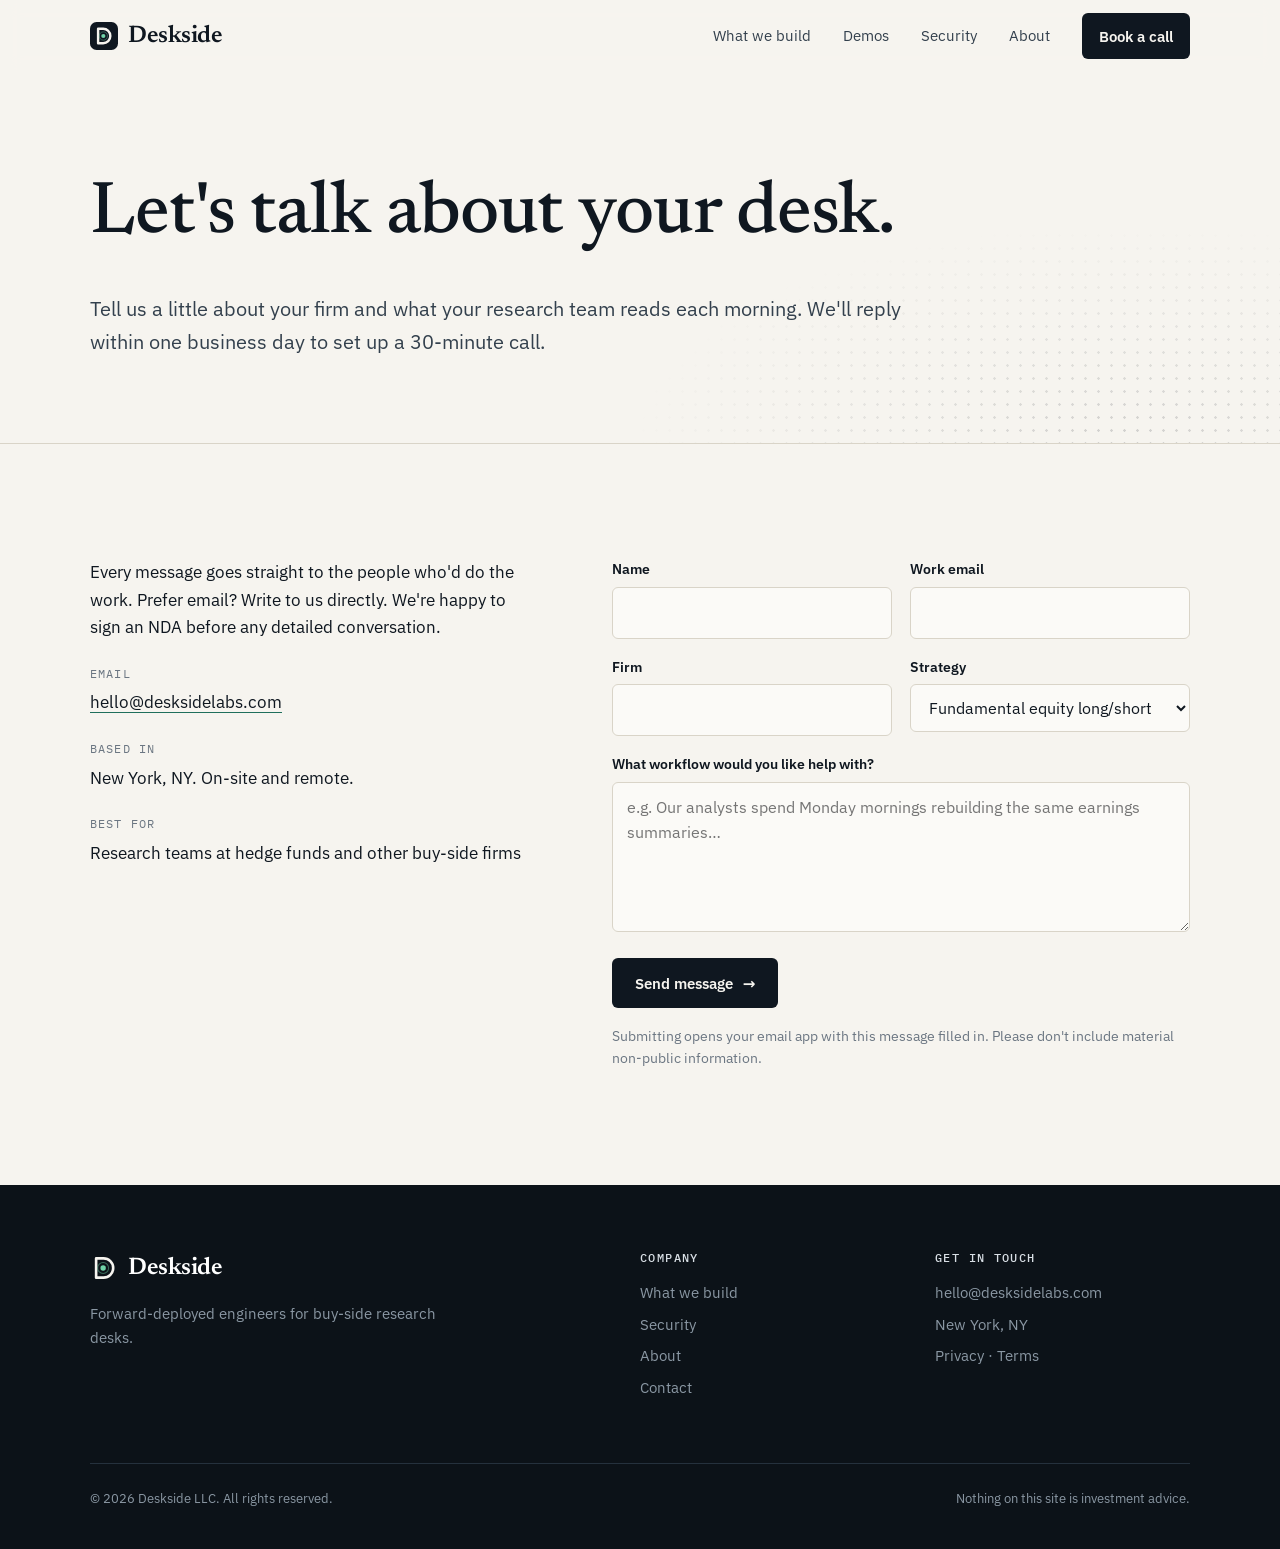
<file: contact.html>
<!doctype html>
<html lang="en">
<head>
  <meta charset="utf-8">
  <meta name="viewport" content="width=device-width, initial-scale=1, minimum-scale=1">
  <title>Contact | Deskside</title>
  <meta name="description" content="Book an intro call with Deskside.">
  <meta property="og:title" content="Contact | Deskside">
  <meta property="og:description" content="Book an intro call with Deskside.">
  <meta property="og:type" content="website">
  <meta property="og:image" content="https://desksidelabs.com/assets/og-image.png">
  <meta property="og:image:width" content="1200">
  <meta property="og:image:height" content="630">
  <meta name="twitter:card" content="summary_large_image">
  <link rel="icon" href="assets/favicon.svg" type="image/svg+xml">
  <link rel="apple-touch-icon" href="assets/apple-touch-icon.png">
  <meta name="theme-color" content="#0f1720">
  <link rel="stylesheet" href="assets/fonts.css">
  <link rel="stylesheet" href="assets/styles.css">
</head>
<body>
  <a class="skip-link" href="#main">Skip to content</a>

  <header class="site-header">
    <nav class="nav container" aria-label="Primary">
      <a class="brand" href="index.html" aria-label="Deskside home">
        <img class="brand-mark" src="assets/favicon.svg" alt="">
        Deskside
      </a>
      <button class="nav-toggle" aria-expanded="false" aria-controls="nav-links" aria-label="Menu">
        <svg width="24" height="24" viewBox="0 0 24 24" fill="none" stroke="currentColor" stroke-width="2" stroke-linecap="round"><path d="M4 7h16M4 12h16M4 17h16"/></svg>
      </button>
      <ul class="nav-links" id="nav-links">
        <li><a href="services.html">What we build</a></li>
        <li><a href="index.html#demos">Demos</a></li>
        <li><a href="security.html">Security</a></li>
        <li><a href="about.html">About</a></li>
        <li><a class="btn btn-primary" href="contact.html">Book a call</a></li>
      </ul>
    </nav>
  </header>

  <main id="main">

    <section class="page-head">
      <div class="container">
        <h1>Let's talk about your desk.</h1>
        <p class="lede">Tell us a little about your firm and what your research team reads each morning. We'll reply within one business day to set up a 30-minute call.</p>
      </div>
    </section>

    <section>
      <div class="container contact-grid">
        <div class="contact-meta">
          <p>Every message goes straight to the people who'd do the work. Prefer email? Write to us directly. We're happy to sign an NDA before any detailed conversation.</p>
          <dl>
            <dt>Email</dt>
            <dd><a href="mailto:hello@desksidelabs.com">hello@desksidelabs.com</a></dd>
            <dt>Based in</dt>
            <dd>New York, NY. On-site and remote.</dd>
            <dt>Best for</dt>
            <dd>Research teams at hedge funds and other buy-side firms</dd>
          </dl>
        </div>

        <form class="form" id="contact-form" data-to="hello@desksidelabs.com" action="mailto:hello@desksidelabs.com" method="post" enctype="text/plain">
          <div class="form-row">
            <div class="field">
              <label for="name">Name</label>
              <input id="name" name="name" autocomplete="name" required>
            </div>
            <div class="field">
              <label for="email">Work email</label>
              <input id="email" name="email" type="email" autocomplete="email" required>
            </div>
          </div>
          <div class="form-row">
            <div class="field">
              <label for="firm">Firm</label>
              <input id="firm" name="firm" autocomplete="organization">
            </div>
            <div class="field">
              <label for="type">Strategy</label>
              <select id="type" name="type">
                <option>Fundamental equity long/short</option>
                <option>Market neutral</option>
                <option>Credit</option>
                <option>Distressed / special situations</option>
                <option>Event-driven / merger arb</option>
                <option>Quant / systematic</option>
                <option>Global macro</option>
                <option>Multi-strategy</option>
                <option>Other</option>
              </select>
            </div>
          </div>
          <div class="field">
            <label for="message">What workflow would you like help with?</label>
            <textarea id="message" name="message" placeholder="e.g. Our analysts spend Monday mornings rebuilding the same earnings summaries…"></textarea>
          </div>
          <div>
            <button class="btn btn-primary" type="submit">Send message <span class="arrow">→</span></button>
          </div>
          <p class="form-note">Submitting opens your email app with this message filled in. Please don't include material non-public information.</p>
        </form>
      </div>
    </section>
  </main>

  <footer class="site-footer">
    <div class="container">
      <div class="footer-grid">
        <div>
          <a class="brand" href="index.html"><img class="brand-mark" src="assets/logo-mark-dark.svg" alt="">Deskside</a>
          <p class="footer-tag">Forward-deployed engineers for buy-side research desks.</p>
        </div>
        <div>
          <h4>Company</h4>
          <ul>
            <li><a href="services.html">What we build</a></li>
            <li><a href="security.html">Security</a></li>
            <li><a href="about.html">About</a></li>
            <li><a href="contact.html">Contact</a></li>
          </ul>
        </div>
        <div>
          <h4>Get in touch</h4>
          <ul>
            <li><a href="mailto:hello@desksidelabs.com">hello@desksidelabs.com</a></li>
            <li>New York, NY</li>
            <li><a href="privacy.html">Privacy</a> · <a href="terms.html">Terms</a></li>
          </ul>
        </div>
      </div>
      <div class="footer-base">
        <span>© <span data-year>2026</span> Deskside LLC. All rights reserved.</span>
        <span>Nothing on this site is investment advice.</span>
      </div>
    </div>
  </footer>

  <script src="assets/main.js"></script>
</body>
</html>
</file>
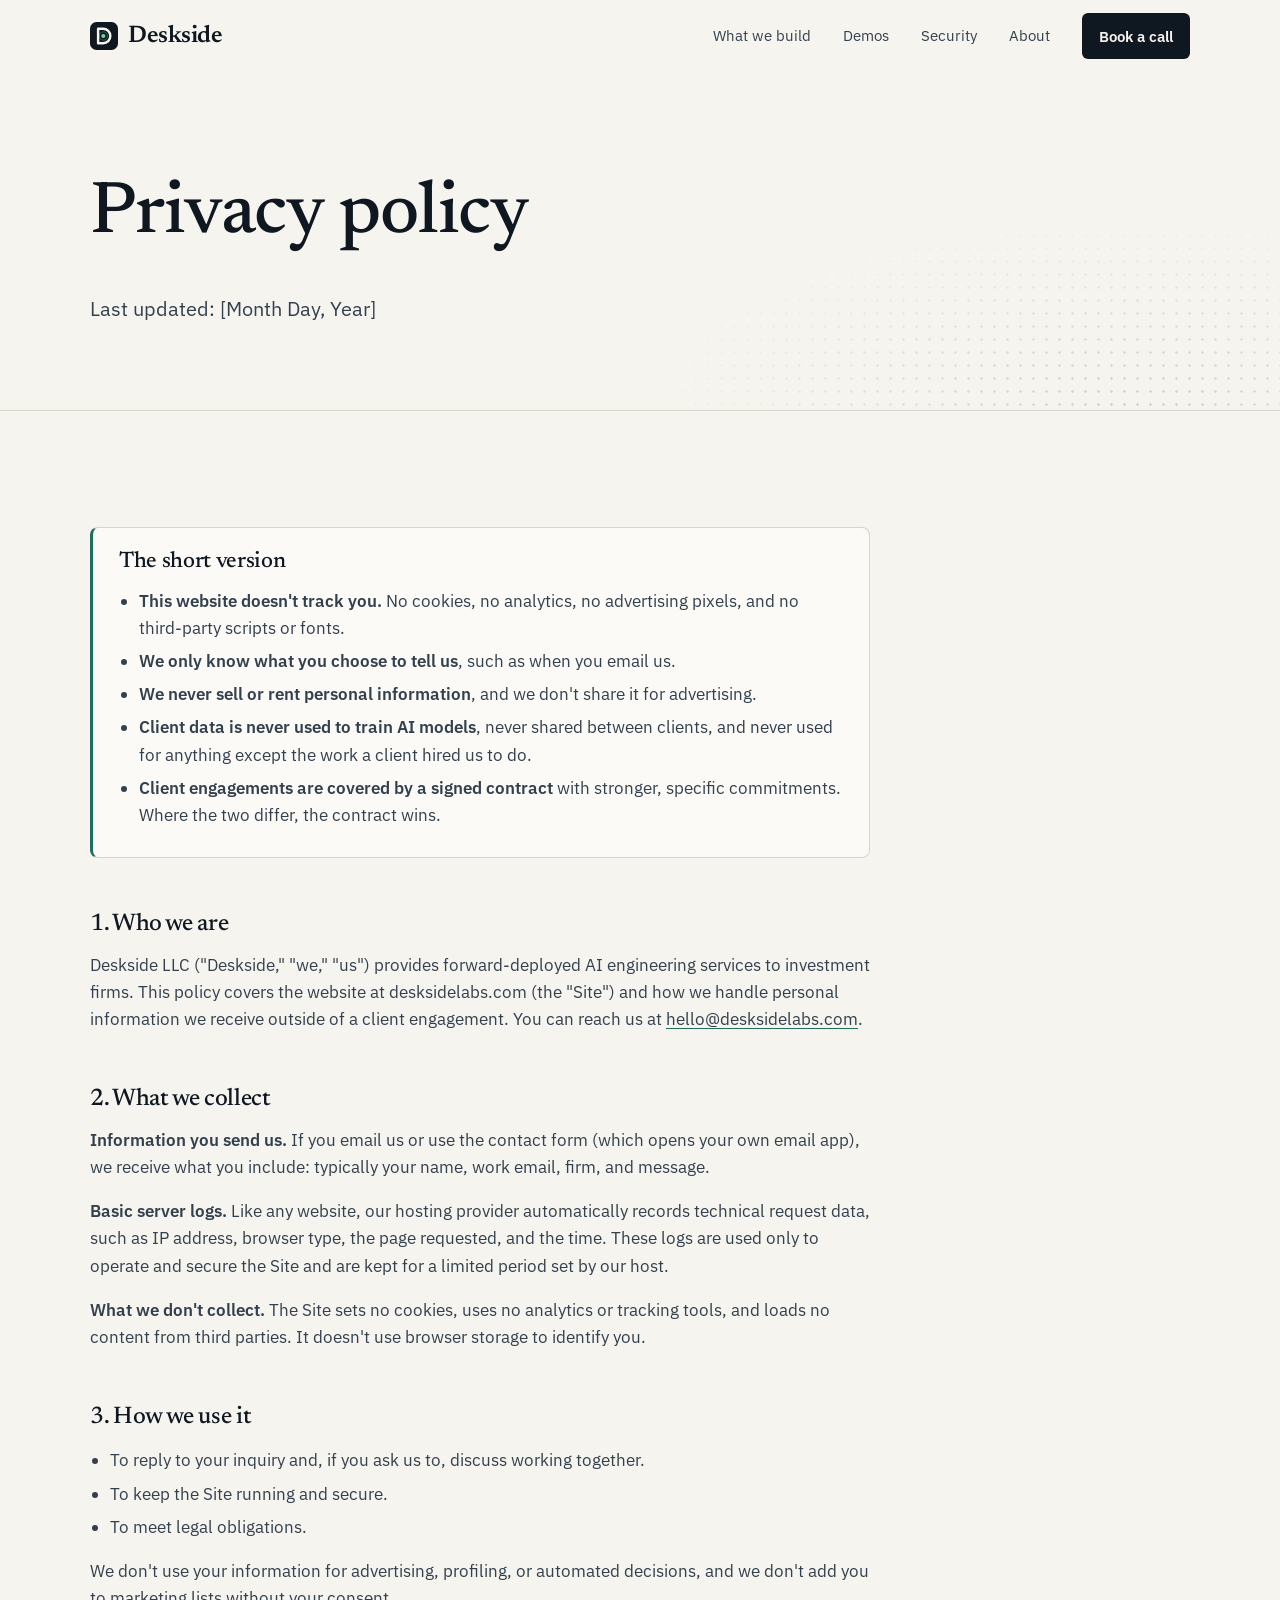
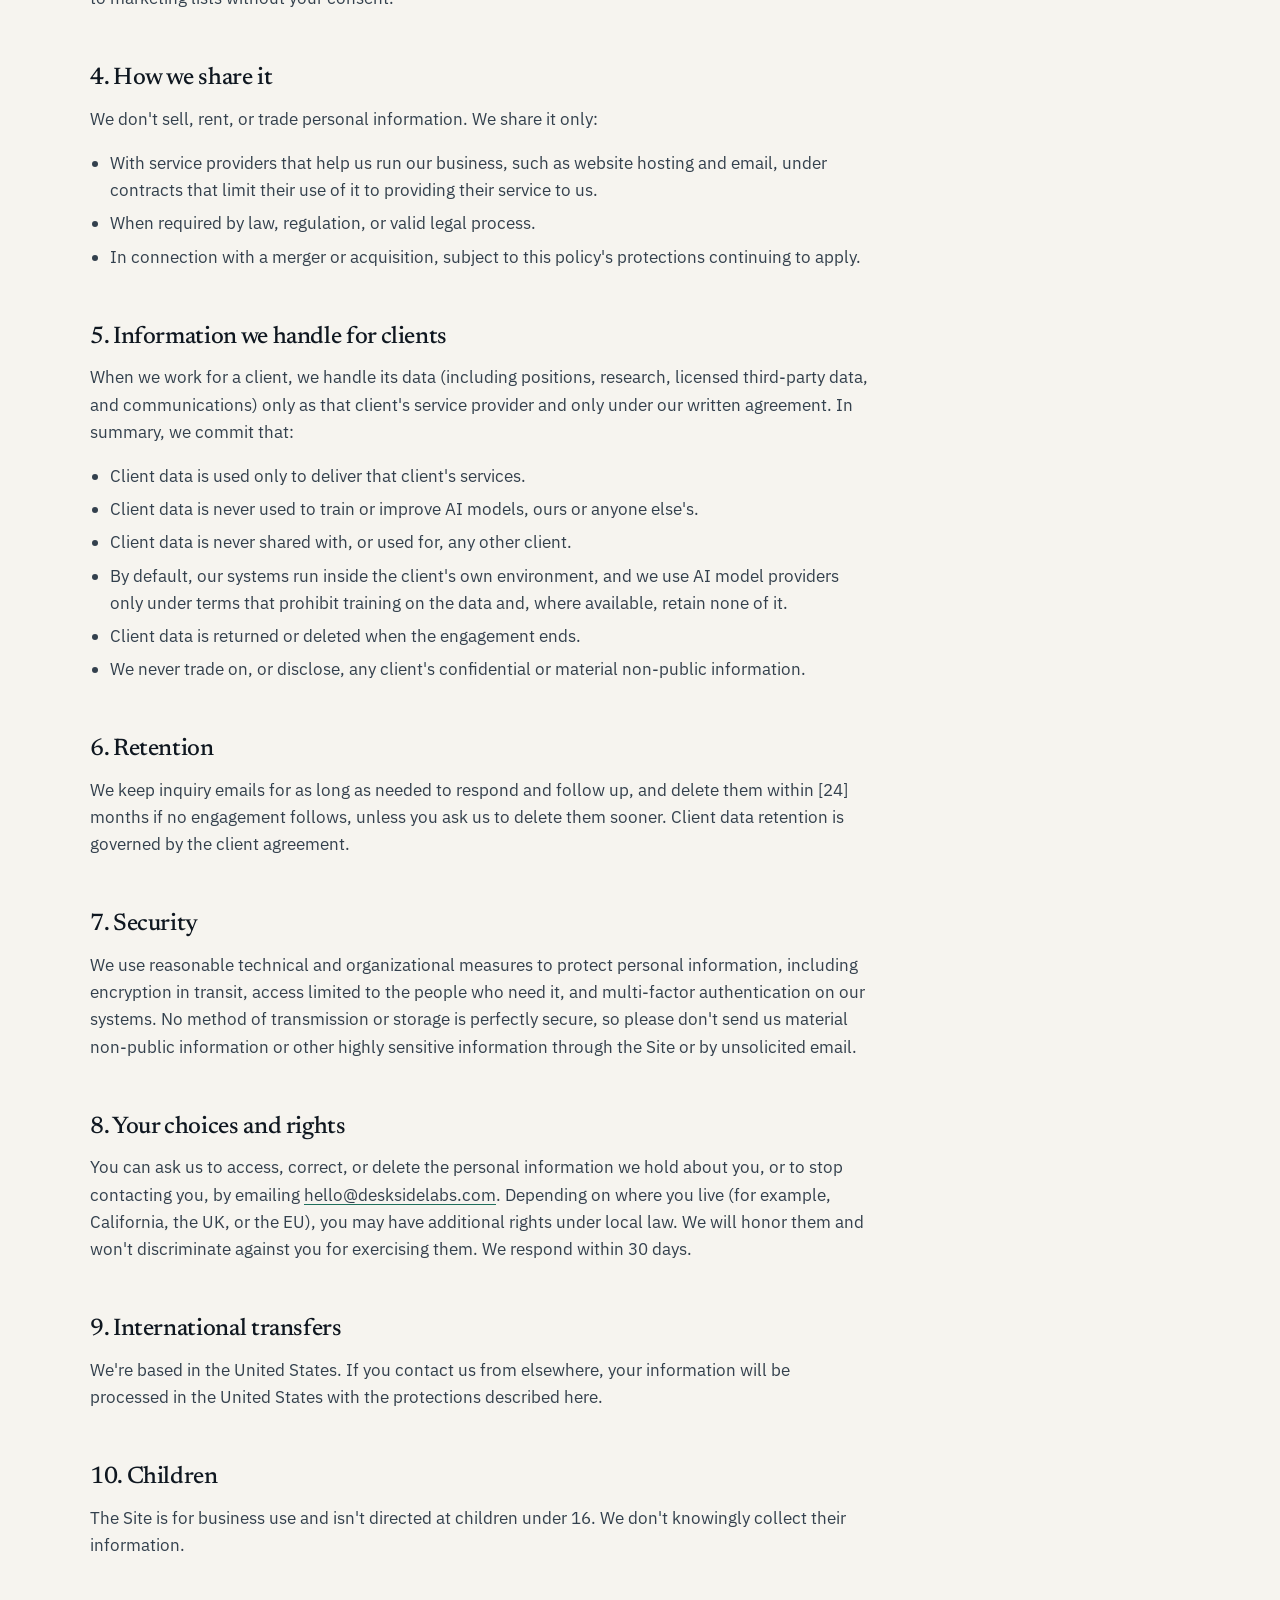
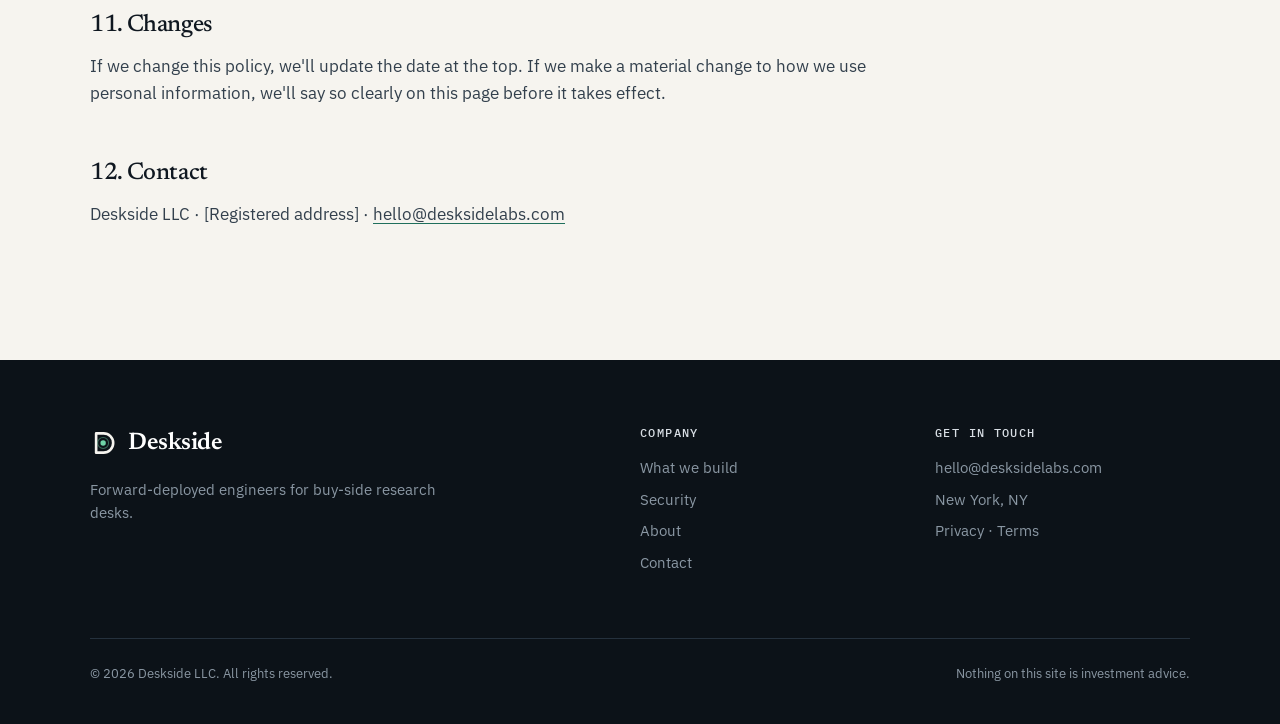
<file: privacy.html>
<!doctype html>
<html lang="en">
<head>
  <meta charset="utf-8">
  <meta name="viewport" content="width=device-width, initial-scale=1, minimum-scale=1">
  <title>Privacy policy | Deskside</title>
  <meta name="description" content="How Deskside handles personal information and client data. This website uses no cookies, analytics, or third-party trackers.">
  <meta property="og:title" content="Privacy policy | Deskside">
  <meta property="og:description" content="How Deskside handles personal information and client data. This website uses no cookies, analytics, or third-party trackers.">
  <meta property="og:type" content="website">
  <meta property="og:image" content="https://desksidelabs.com/assets/og-image.png">
  <meta property="og:image:width" content="1200">
  <meta property="og:image:height" content="630">
  <meta name="twitter:card" content="summary_large_image">
  <link rel="icon" href="assets/favicon.svg" type="image/svg+xml">
  <link rel="apple-touch-icon" href="assets/apple-touch-icon.png">
  <meta name="theme-color" content="#0f1720">
  <link rel="stylesheet" href="assets/fonts.css">
  <link rel="stylesheet" href="assets/styles.css">
</head>
<body>
  <a class="skip-link" href="#main">Skip to content</a>

  <header class="site-header">
    <nav class="nav container" aria-label="Primary">
      <a class="brand" href="index.html" aria-label="Deskside home">
        <img class="brand-mark" src="assets/favicon.svg" alt="">
        Deskside
      </a>
      <button class="nav-toggle" aria-expanded="false" aria-controls="nav-links" aria-label="Menu">
        <svg width="24" height="24" viewBox="0 0 24 24" fill="none" stroke="currentColor" stroke-width="2" stroke-linecap="round"><path d="M4 7h16M4 12h16M4 17h16"/></svg>
      </button>
      <ul class="nav-links" id="nav-links">
        <li><a href="services.html">What we build</a></li>
        <li><a href="index.html#demos">Demos</a></li>
        <li><a href="security.html">Security</a></li>
        <li><a href="about.html">About</a></li>
        <li><a class="btn btn-primary" href="contact.html">Book a call</a></li>
      </ul>
    </nav>
  </header>

  <main id="main">
    <section class="page-head">
      <div class="container">
        <h1>Privacy policy</h1>
        <p class="lede">Last updated: [Month Day, Year]</p>
      </div>
    </section>

    <section>
      <div class="container legal">
        <div class="legal-summary">
          <h2>The short version</h2>
          <ul>
            <li><strong>This website doesn't track you.</strong> No cookies, no analytics, no advertising pixels, and no third-party scripts or fonts.</li>
            <li><strong>We only know what you choose to tell us</strong>, such as when you email us.</li>
            <li><strong>We never sell or rent personal information</strong>, and we don't share it for advertising.</li>
            <li><strong>Client data is never used to train AI models</strong>, never shared between clients, and never used for anything except the work a client hired us to do.</li>
            <li><strong>Client engagements are covered by a signed contract</strong> with stronger, specific commitments. Where the two differ, the contract wins.</li>
          </ul>
        </div>

        <h2>1. Who we are</h2>
        <p>Deskside LLC ("Deskside," "we," "us") provides forward-deployed AI engineering services to investment firms. This policy covers the website at desksidelabs.com (the "Site") and how we handle personal information we receive outside of a client engagement. You can reach us at <a href="mailto:hello@desksidelabs.com">hello@desksidelabs.com</a>.</p>

        <h2>2. What we collect</h2>
        <p><strong>Information you send us.</strong> If you email us or use the contact form (which opens your own email app), we receive what you include: typically your name, work email, firm, and message.</p>
        <p><strong>Basic server logs.</strong> Like any website, our hosting provider automatically records technical request data, such as IP address, browser type, the page requested, and the time. These logs are used only to operate and secure the Site and are kept for a limited period set by our host.</p>
        <p><strong>What we don't collect.</strong> The Site sets no cookies, uses no analytics or tracking tools, and loads no content from third parties. It doesn't use browser storage to identify you.</p>

        <h2>3. How we use it</h2>
        <ul>
          <li>To reply to your inquiry and, if you ask us to, discuss working together.</li>
          <li>To keep the Site running and secure.</li>
          <li>To meet legal obligations.</li>
        </ul>
        <p>We don't use your information for advertising, profiling, or automated decisions, and we don't add you to marketing lists without your consent.</p>

        <h2>4. How we share it</h2>
        <p>We don't sell, rent, or trade personal information. We share it only:</p>
        <ul>
          <li>With service providers that help us run our business, such as website hosting and email, under contracts that limit their use of it to providing their service to us.</li>
          <li>When required by law, regulation, or valid legal process.</li>
          <li>In connection with a merger or acquisition, subject to this policy's protections continuing to apply.</li>
        </ul>

        <h2>5. Information we handle for clients</h2>
        <p>When we work for a client, we handle its data (including positions, research, licensed third-party data, and communications) only as that client's service provider and only under our written agreement. In summary, we commit that:</p>
        <ul>
          <li>Client data is used only to deliver that client's services.</li>
          <li>Client data is never used to train or improve AI models, ours or anyone else's.</li>
          <li>Client data is never shared with, or used for, any other client.</li>
          <li>By default, our systems run inside the client's own environment, and we use AI model providers only under terms that prohibit training on the data and, where available, retain none of it.</li>
          <li>Client data is returned or deleted when the engagement ends.</li>
          <li>We never trade on, or disclose, any client's confidential or material non-public information.</li>
        </ul>

        <h2>6. Retention</h2>
        <p>We keep inquiry emails for as long as needed to respond and follow up, and delete them within [24] months if no engagement follows, unless you ask us to delete them sooner. Client data retention is governed by the client agreement.</p>

        <h2>7. Security</h2>
        <p>We use reasonable technical and organizational measures to protect personal information, including encryption in transit, access limited to the people who need it, and multi-factor authentication on our systems. No method of transmission or storage is perfectly secure, so please don't send us material non-public information or other highly sensitive information through the Site or by unsolicited email.</p>

        <h2>8. Your choices and rights</h2>
        <p>You can ask us to access, correct, or delete the personal information we hold about you, or to stop contacting you, by emailing <a href="mailto:hello@desksidelabs.com">hello@desksidelabs.com</a>. Depending on where you live (for example, California, the UK, or the EU), you may have additional rights under local law. We will honor them and won't discriminate against you for exercising them. We respond within 30 days.</p>

        <h2>9. International transfers</h2>
        <p>We're based in the United States. If you contact us from elsewhere, your information will be processed in the United States with the protections described here.</p>

        <h2>10. Children</h2>
        <p>The Site is for business use and isn't directed at children under 16. We don't knowingly collect their information.</p>

        <h2>11. Changes</h2>
        <p>If we change this policy, we'll update the date at the top. If we make a material change to how we use personal information, we'll say so clearly on this page before it takes effect.</p>

        <h2>12. Contact</h2>
        <p>Deskside LLC · [Registered address] · <a href="mailto:hello@desksidelabs.com">hello@desksidelabs.com</a></p>
      </div>
    </section>
  </main>

  <footer class="site-footer">
    <div class="container">
      <div class="footer-grid">
        <div>
          <a class="brand" href="index.html"><img class="brand-mark" src="assets/logo-mark-dark.svg" alt="">Deskside</a>
          <p class="footer-tag">Forward-deployed engineers for buy-side research desks.</p>
        </div>
        <div>
          <h4>Company</h4>
          <ul>
            <li><a href="services.html">What we build</a></li>
            <li><a href="security.html">Security</a></li>
            <li><a href="about.html">About</a></li>
            <li><a href="contact.html">Contact</a></li>
          </ul>
        </div>
        <div>
          <h4>Get in touch</h4>
          <ul>
            <li><a href="mailto:hello@desksidelabs.com">hello@desksidelabs.com</a></li>
            <li>New York, NY</li>
            <li><a href="privacy.html">Privacy</a> · <a href="terms.html">Terms</a></li>
          </ul>
        </div>
      </div>
      <div class="footer-base">
        <span>© <span data-year>2026</span> Deskside LLC. All rights reserved.</span>
        <span>Nothing on this site is investment advice.</span>
      </div>
    </div>
  </footer>

  <script src="assets/main.js"></script>
</body>
</html>
</file>
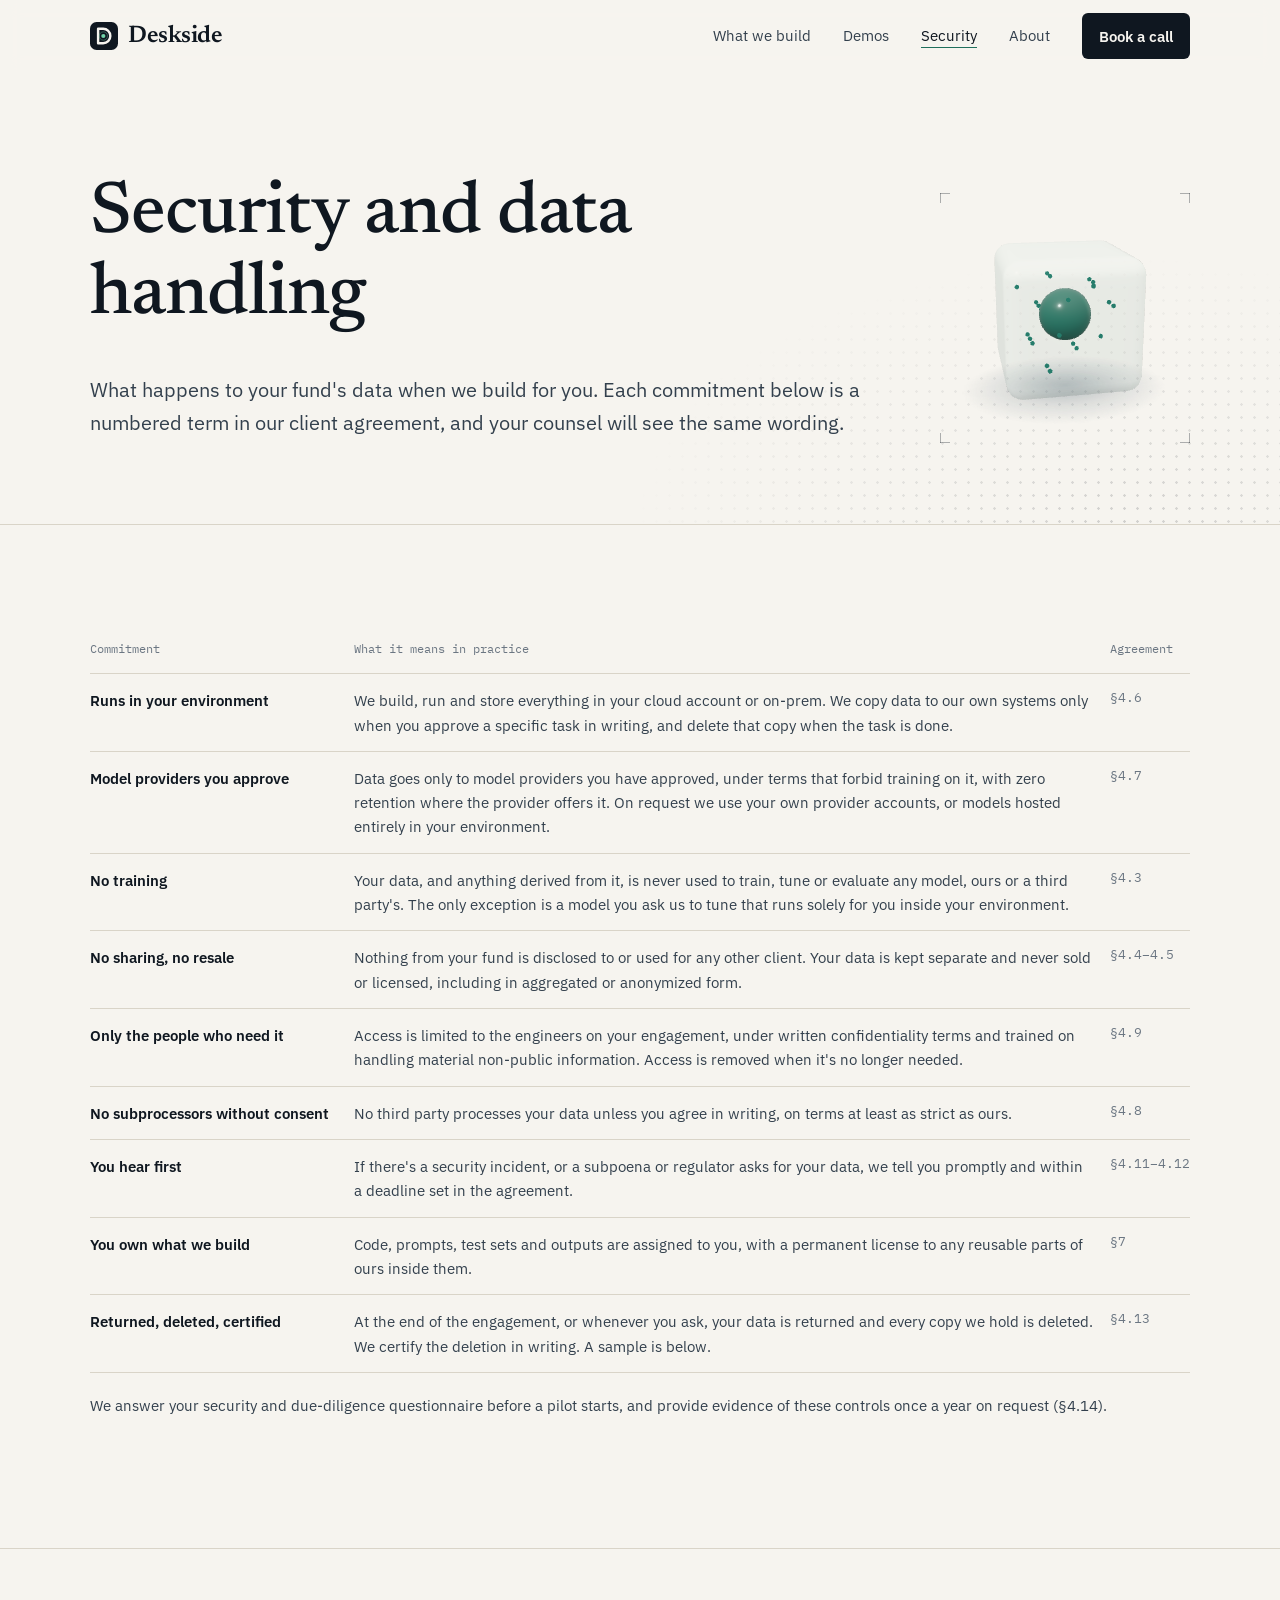
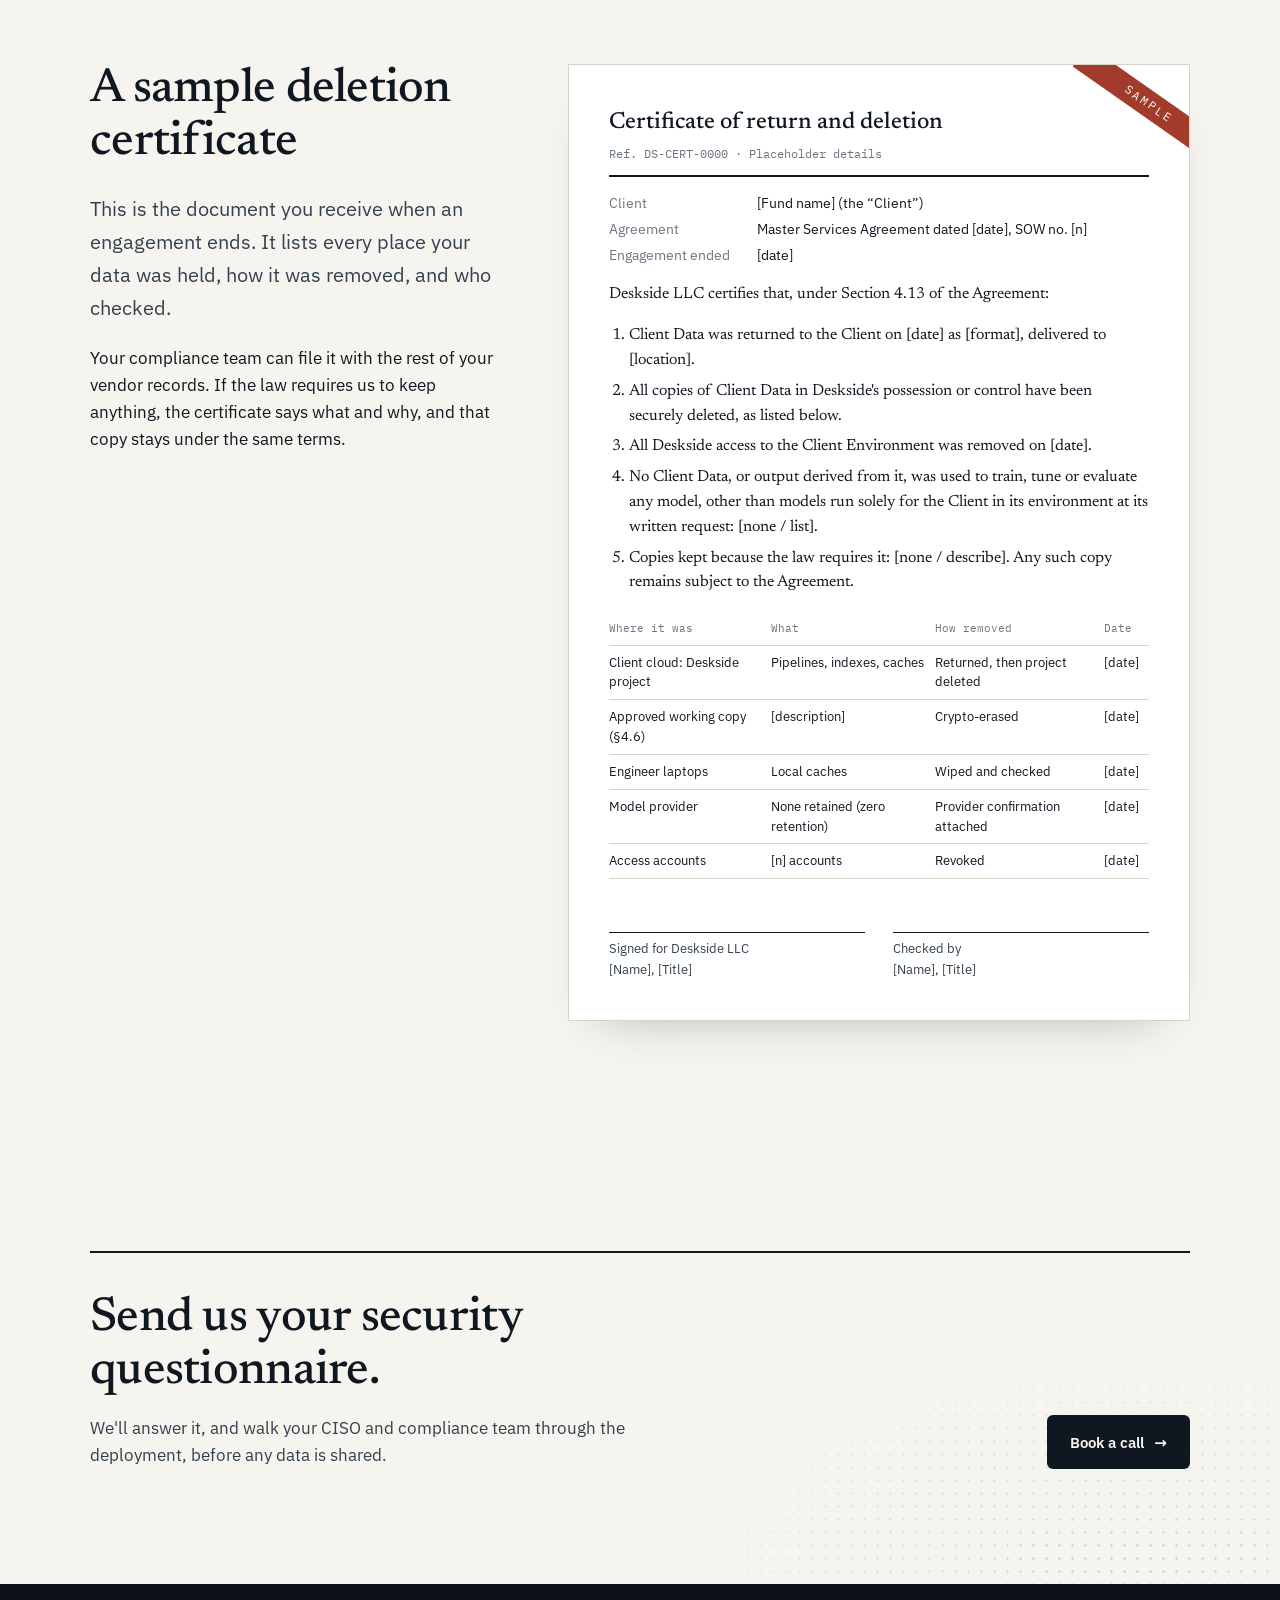
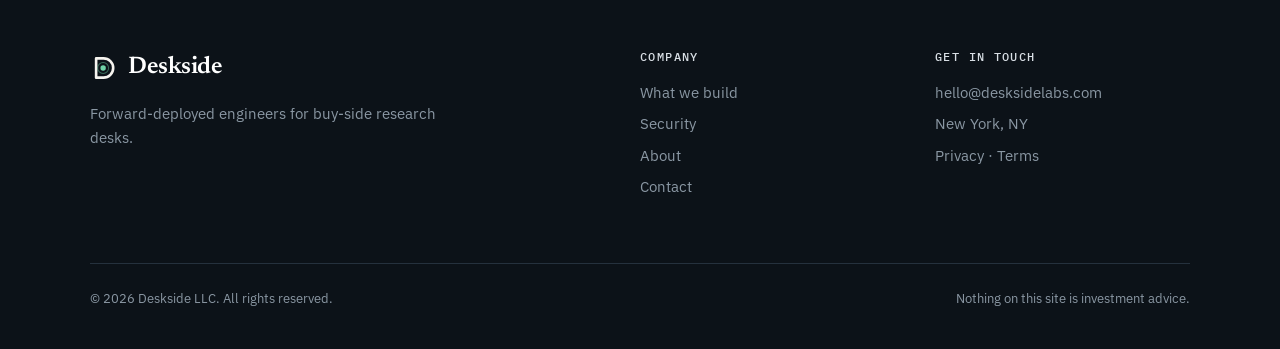
<file: security.html>
<!doctype html>
<html lang="en">
<head>
  <meta charset="utf-8">
  <meta name="viewport" content="width=device-width, initial-scale=1, minimum-scale=1">
  <title>Security | Deskside</title>
  <meta name="description" content="Where client data goes when Deskside builds for your fund: your cloud, approved model providers only, no training, no sharing, and a written deletion certificate at the end. Includes a sample certificate.">
  <meta property="og:title" content="Security | Deskside">
  <meta property="og:description" content="Where client data goes when Deskside builds for your fund: your cloud, approved model providers only, no training, no sharing, and a written deletion certificate at the end. Includes a sample certificate.">
  <meta property="og:type" content="website">
  <meta property="og:image" content="https://desksidelabs.com/assets/og-image.png">
  <meta property="og:image:width" content="1200">
  <meta property="og:image:height" content="630">
  <meta name="twitter:card" content="summary_large_image">
  <link rel="icon" href="assets/favicon.svg" type="image/svg+xml">
  <link rel="apple-touch-icon" href="assets/apple-touch-icon.png">
  <meta name="theme-color" content="#0f1720">
  <link rel="stylesheet" href="assets/fonts.css">
  <link rel="stylesheet" href="assets/styles.css">
</head>
<body>
  <a class="skip-link" href="#main">Skip to content</a>

  <header class="site-header">
    <nav class="nav container" aria-label="Primary">
      <a class="brand" href="index.html" aria-label="Deskside home">
        <img class="brand-mark" src="assets/favicon.svg" alt="">
        Deskside
      </a>
      <button class="nav-toggle" aria-expanded="false" aria-controls="nav-links" aria-label="Menu">
        <svg width="24" height="24" viewBox="0 0 24 24" fill="none" stroke="currentColor" stroke-width="2" stroke-linecap="round"><path d="M4 7h16M4 12h16M4 17h16"/></svg>
      </button>
      <ul class="nav-links" id="nav-links">
        <li><a href="services.html">What we build</a></li>
        <li><a href="index.html#demos">Demos</a></li>
        <li><a href="security.html" aria-current="page">Security</a></li>
        <li><a href="about.html">About</a></li>
        <li><a class="btn btn-primary" href="contact.html">Book a call</a></li>
      </ul>
    </nav>
  </header>

  <main id="main">
    <section class="page-head">
      <div class="container page-head-grid">
        <div>
        <h1>Security and data handling</h1>
        <p class="lede">What happens to your fund's data when we build for you. Each commitment below is a numbered term in our client agreement, and your counsel will see the same wording.</p>
        </div>
        <span class="glyph glyph-lg" data-glyph="enclave" aria-hidden="true"></span>
      </div>
    </section>

    <section>
      <div class="container">
        <div class="table-wrap">
          <table class="commit-table">
            <thead><tr><th scope="col">Commitment</th><th scope="col">What it means in practice</th><th scope="col">Agreement</th></tr></thead>
            <tbody>
              <tr><th scope="row">Runs in your environment</th><td>We build, run and store everything in your cloud account or on-prem. We copy data to our own systems only when you approve a specific task in writing, and delete that copy when the task is done.</td><td>§4.6</td></tr>
              <tr><th scope="row">Model providers you approve</th><td>Data goes only to model providers you have approved, under terms that forbid training on it, with zero retention where the provider offers it. On request we use your own provider accounts, or models hosted entirely in your environment.</td><td>§4.7</td></tr>
              <tr><th scope="row">No training</th><td>Your data, and anything derived from it, is never used to train, tune or evaluate any model, ours or a third party's. The only exception is a model you ask us to tune that runs solely for you inside your environment.</td><td>§4.3</td></tr>
              <tr><th scope="row">No sharing, no resale</th><td>Nothing from your fund is disclosed to or used for any other client. Your data is kept separate and never sold or licensed, including in aggregated or anonymized form.</td><td>§4.4–4.5</td></tr>
              <tr><th scope="row">Only the people who need it</th><td>Access is limited to the engineers on your engagement, under written confidentiality terms and trained on handling material non-public information. Access is removed when it's no longer needed.</td><td>§4.9</td></tr>
              <tr><th scope="row">No subprocessors without consent</th><td>No third party processes your data unless you agree in writing, on terms at least as strict as ours.</td><td>§4.8</td></tr>
              <tr><th scope="row">You hear first</th><td>If there's a security incident, or a subpoena or regulator asks for your data, we tell you promptly and within a deadline set in the agreement.</td><td>§4.11–4.12</td></tr>
              <tr><th scope="row">You own what we build</th><td>Code, prompts, test sets and outputs are assigned to you, with a permanent license to any reusable parts of ours inside them.</td><td>§7</td></tr>
              <tr><th scope="row">Returned, deleted, certified</th><td>At the end of the engagement, or whenever you ask, your data is returned and every copy we hold is deleted. We certify the deletion in writing. A sample is below.</td><td>§4.13</td></tr>
            </tbody>
          </table>
        </div>
        <p class="table-note">We answer your security and due-diligence questionnaire before a pilot starts, and provide evidence of these controls once a year on request (§4.14).</p>
      </div>
    </section>

    <section id="certificate" class="rule-top">
      <div class="container cert-grid">
        <div>
          <h2>A sample deletion certificate</h2>
          <p class="lede">This is the document you receive when an engagement ends. It lists every place your data was held, how it was removed, and who checked.</p>
          <p>Your compliance team can file it with the rest of your vendor records. If the law requires us to keep anything, the certificate says what and why, and that copy stays under the same terms.</p>
        </div>

        <article class="cert" aria-label="Sample certificate of return and deletion. All details are placeholders.">
          <p class="cert-stamp" aria-hidden="true">Sample</p>
          <header class="cert-head">
            <p class="cert-kind">Certificate of return and deletion</p>
            <p class="cert-ref">Ref. DS-CERT-0000 · Placeholder details</p>
          </header>
          <dl class="cert-meta">
            <div><dt>Client</dt><dd>[Fund name] (the “Client”)</dd></div>
            <div><dt>Agreement</dt><dd>Master Services Agreement dated [date], SOW no. [n]</dd></div>
            <div><dt>Engagement ended</dt><dd>[date]</dd></div>
          </dl>
          <p>Deskside LLC certifies that, under Section 4.13 of the Agreement:</p>
          <ol class="cert-list">
            <li>Client Data was returned to the Client on [date] as [format], delivered to [location].</li>
            <li>All copies of Client Data in Deskside's possession or control have been securely deleted, as listed below.</li>
            <li>All Deskside access to the Client Environment was removed on [date].</li>
            <li>No Client Data, or output derived from it, was used to train, tune or evaluate any model, other than models run solely for the Client in its environment at its written request: [none / list].</li>
            <li>Copies kept because the law requires it: [none / describe]. Any such copy remains subject to the Agreement.</li>
          </ol>
          <div class="table-wrap">
            <table class="cert-table">
              <thead><tr><th scope="col">Where it was</th><th scope="col">What</th><th scope="col">How removed</th><th scope="col">Date</th></tr></thead>
              <tbody>
                <tr><td>Client cloud: Deskside project</td><td>Pipelines, indexes, caches</td><td>Returned, then project deleted</td><td>[date]</td></tr>
                <tr><td>Approved working copy (§4.6)</td><td>[description]</td><td>Crypto-erased</td><td>[date]</td></tr>
                <tr><td>Engineer laptops</td><td>Local caches</td><td>Wiped and checked</td><td>[date]</td></tr>
                <tr><td>Model provider</td><td>None retained (zero retention)</td><td>Provider confirmation attached</td><td>[date]</td></tr>
                <tr><td>Access accounts</td><td>[n] accounts</td><td>Revoked</td><td>[date]</td></tr>
              </tbody>
            </table>
          </div>
          <footer class="cert-sign">
            <div><span class="cert-line"></span>Signed for Deskside LLC<br>[Name], [Title]</div>
            <div><span class="cert-line"></span>Checked by<br>[Name], [Title]</div>
          </footer>
        </article>
      </div>
    </section>

    <section class="cta">
      <div class="container">
        <div class="cta-box">
          <div>
            <h2>Send us your security questionnaire.</h2>
            <p class="cta-sub">We'll answer it, and walk your CISO and compliance team through the deployment, before any data is shared.</p>
          </div>
          <div class="cta-actions">
            <a class="btn btn-primary" href="contact.html">Book a call <span class="arrow">→</span></a>
          </div>
        </div>
      </div>
    </section>
  </main>

  <footer class="site-footer">
    <div class="container">
      <div class="footer-grid">
        <div>
          <a class="brand" href="index.html"><img class="brand-mark" src="assets/logo-mark-dark.svg" alt="">Deskside</a>
          <p class="footer-tag">Forward-deployed engineers for buy-side research desks.</p>
        </div>
        <div>
          <h4>Company</h4>
          <ul>
            <li><a href="services.html">What we build</a></li>
            <li><a href="security.html">Security</a></li>
            <li><a href="about.html">About</a></li>
            <li><a href="contact.html">Contact</a></li>
          </ul>
        </div>
        <div>
          <h4>Get in touch</h4>
          <ul>
            <li><a href="mailto:hello@desksidelabs.com">hello@desksidelabs.com</a></li>
            <li>New York, NY</li>
            <li><a href="privacy.html">Privacy</a> · <a href="terms.html">Terms</a></li>
          </ul>
        </div>
      </div>
      <div class="footer-base">
        <span>© <span data-year>2026</span> Deskside LLC. All rights reserved.</span>
        <span>Nothing on this site is investment advice.</span>
      </div>
    </div>
  </footer>

  <script src="assets/main.js"></script>
  <script type="module" src="assets/glyphs.js"></script>
</body>
</html>
</file>
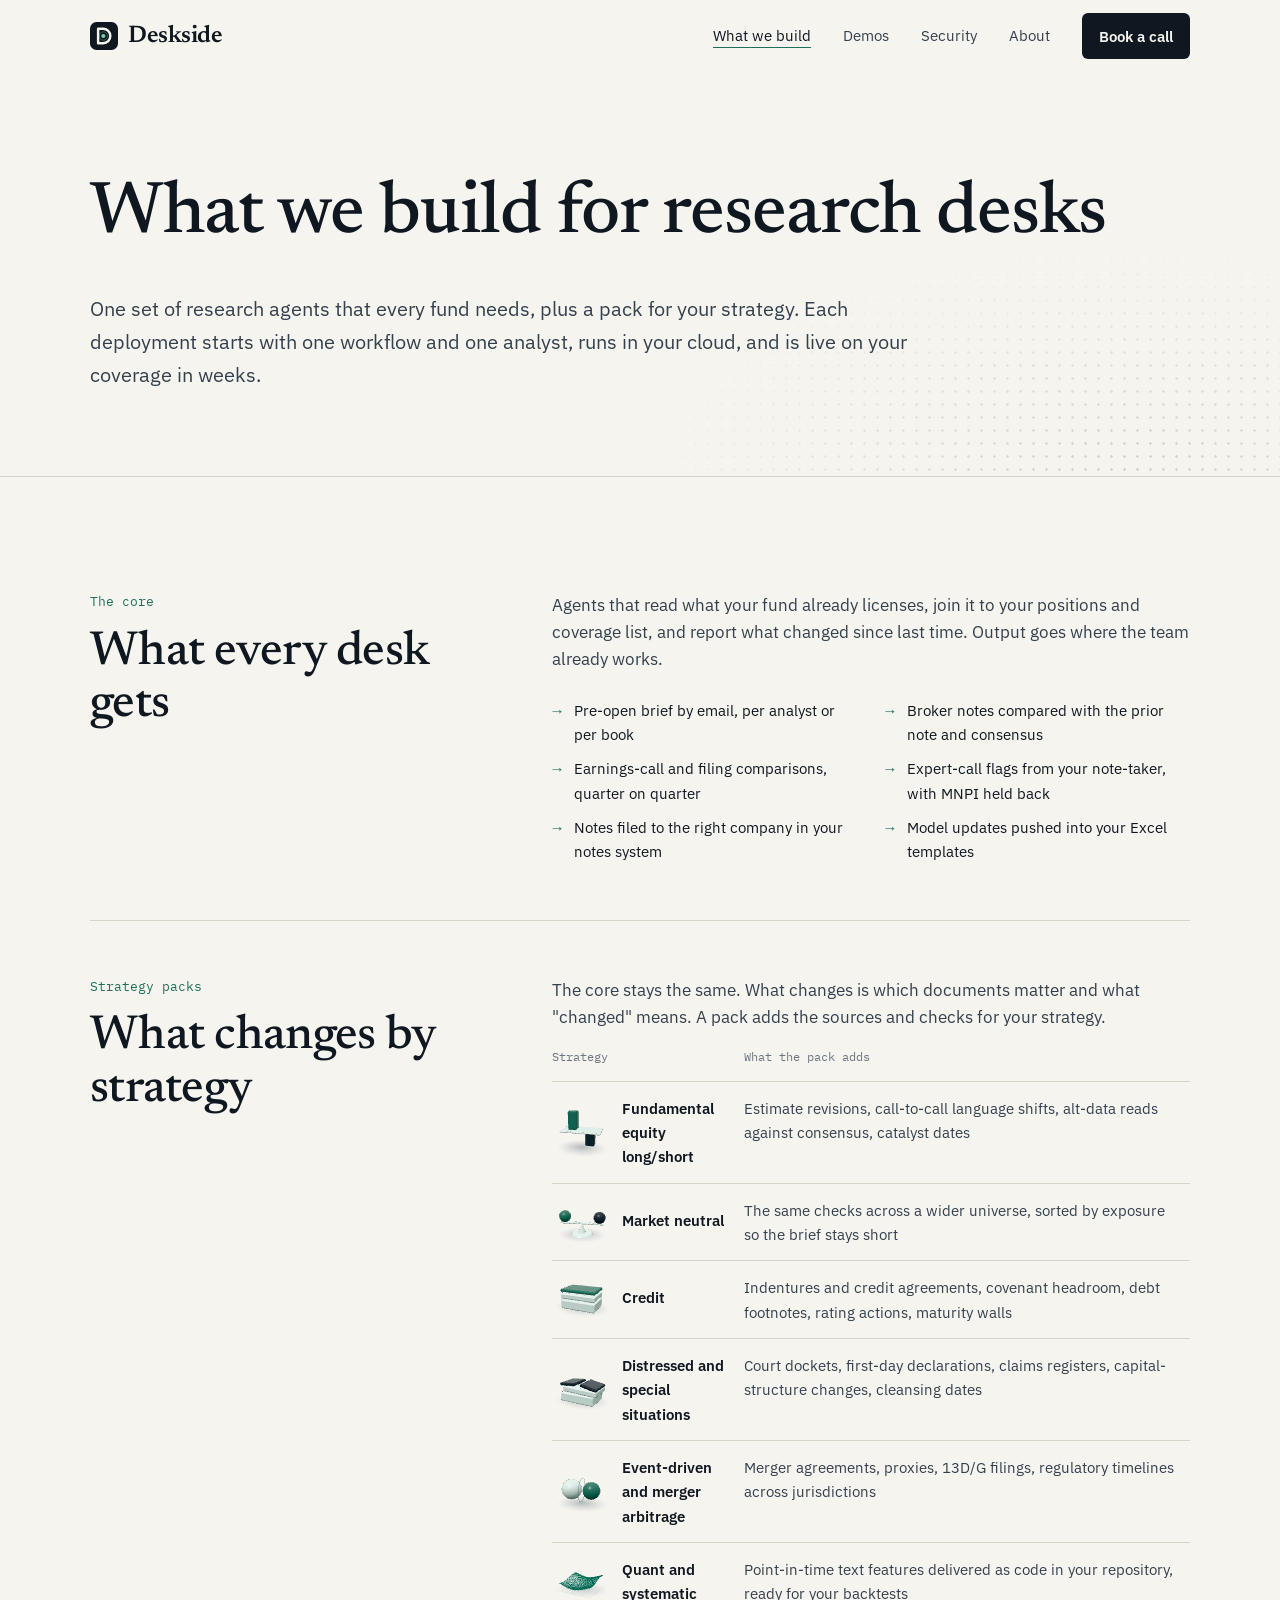
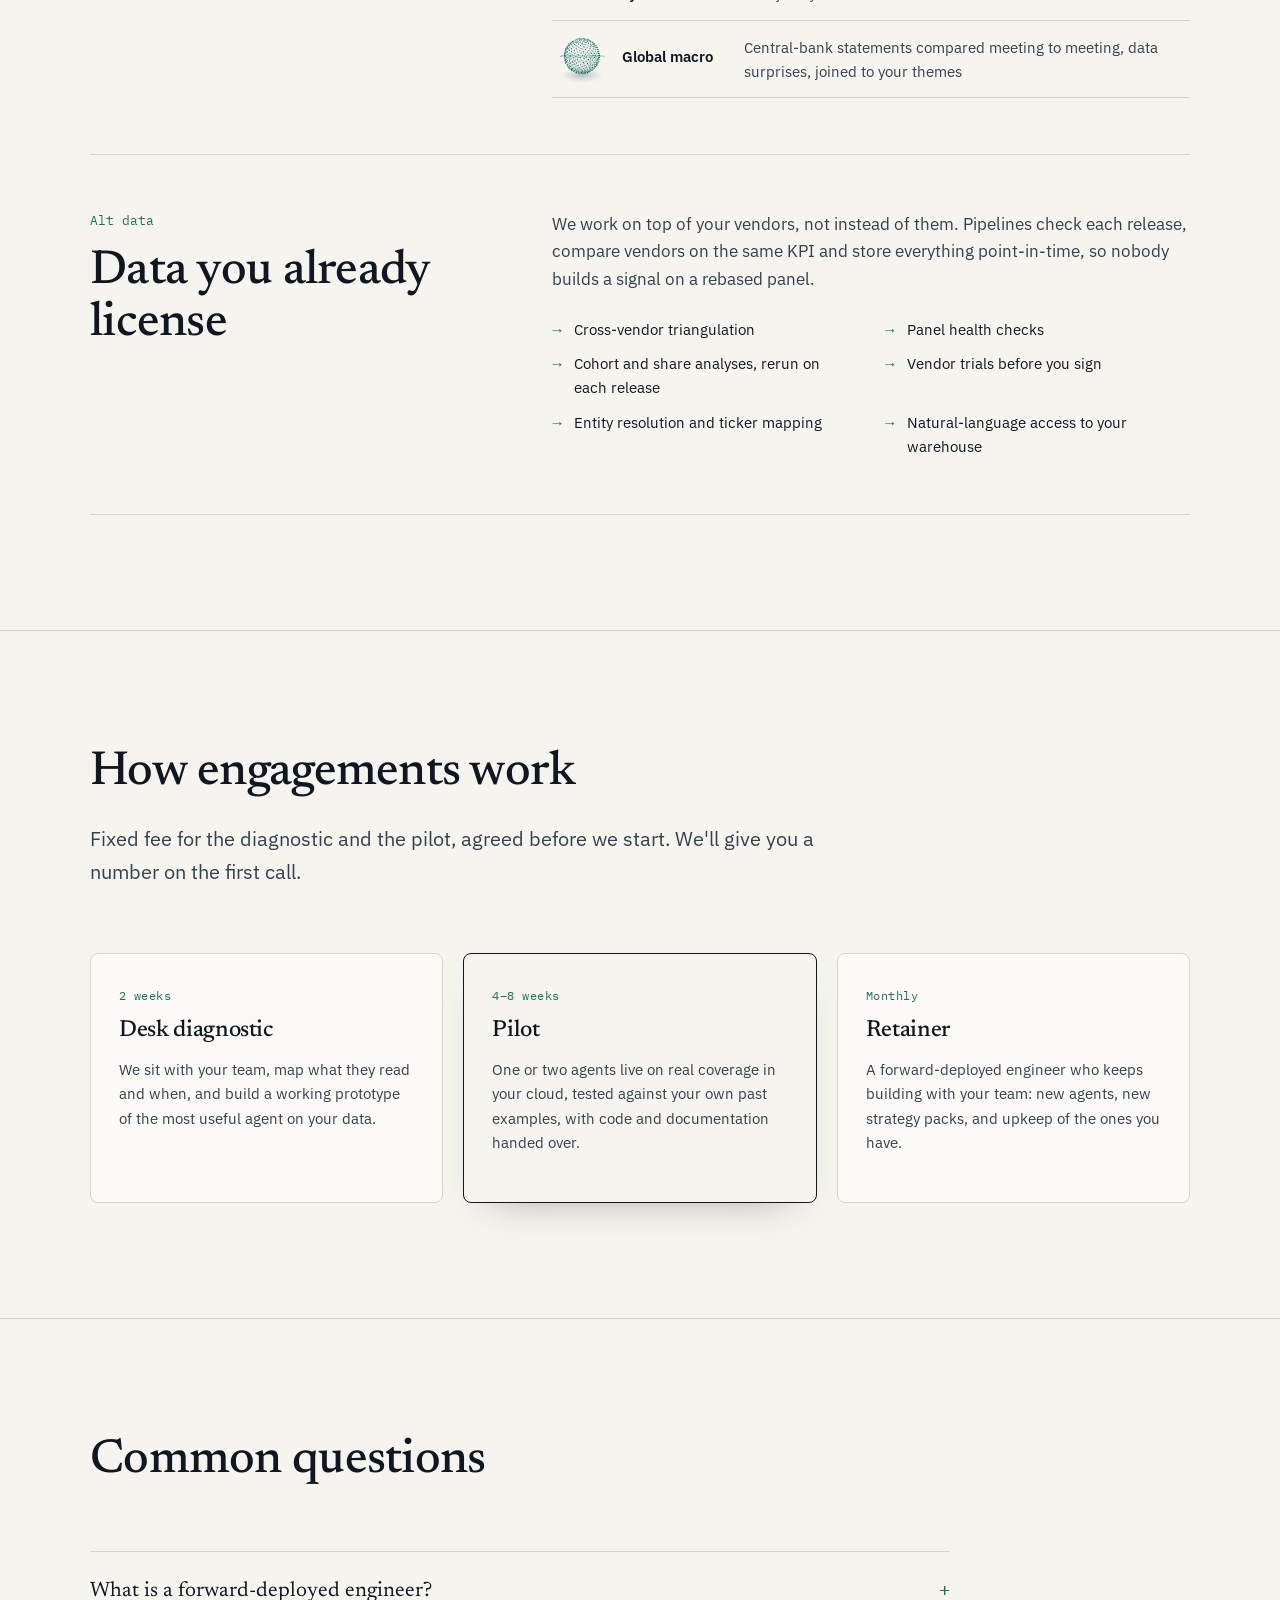
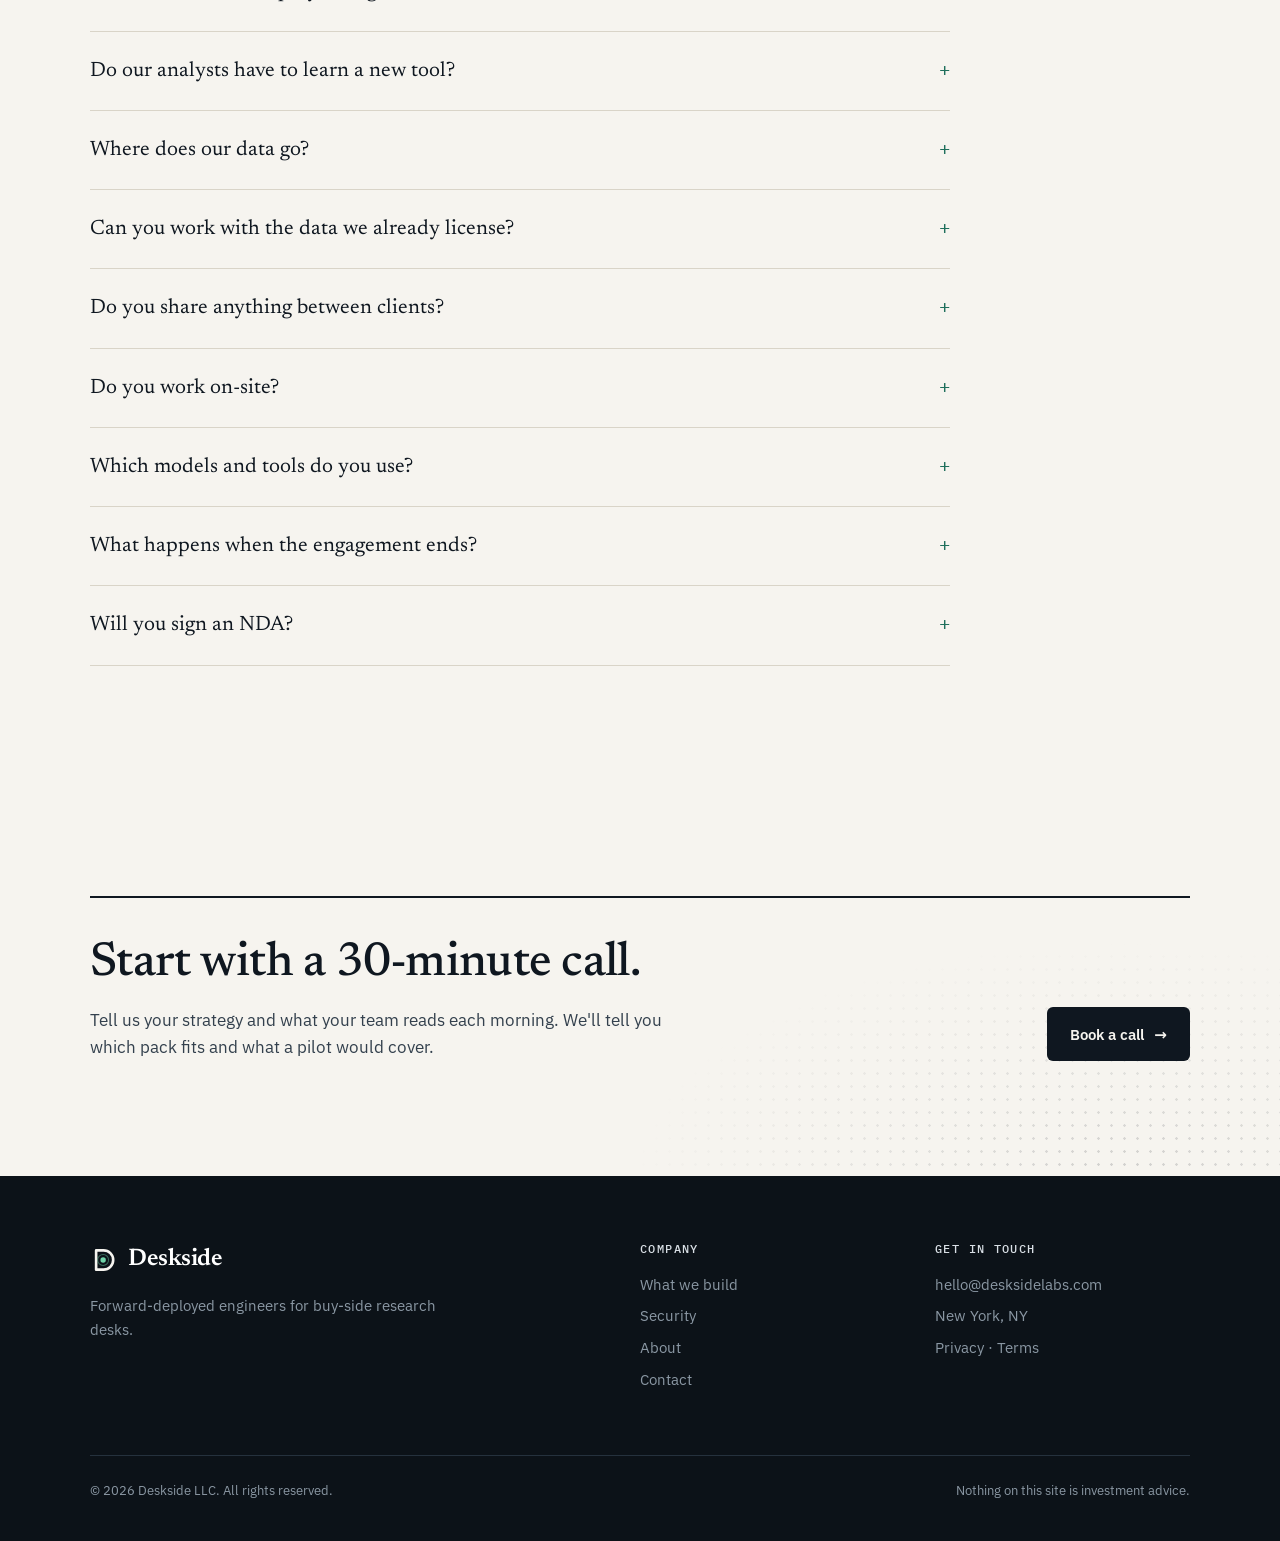
<file: services.html>
<!doctype html>
<html lang="en">
<head>
  <meta charset="utf-8">
  <meta name="viewport" content="width=device-width, initial-scale=1, minimum-scale=1">
  <title>What we build | Deskside</title>
  <meta name="description" content="Research agents for hedge fund desks: a common core plus packs for long/short, market neutral, credit, distressed, event-driven, quant and macro. Built by forward-deployed engineers, run in your cloud.">
  <meta property="og:title" content="What we build | Deskside">
  <meta property="og:description" content="Research agents for hedge fund desks: a common core plus packs for long/short, market neutral, credit, distressed, event-driven, quant and macro. Built by forward-deployed engineers, run in your cloud.">
  <meta property="og:type" content="website">
  <meta property="og:image" content="https://desksidelabs.com/assets/og-image.png">
  <meta property="og:image:width" content="1200">
  <meta property="og:image:height" content="630">
  <meta name="twitter:card" content="summary_large_image">
  <link rel="icon" href="assets/favicon.svg" type="image/svg+xml">
  <link rel="apple-touch-icon" href="assets/apple-touch-icon.png">
  <meta name="theme-color" content="#0f1720">
  <link rel="stylesheet" href="assets/fonts.css">
  <link rel="stylesheet" href="assets/styles.css">
</head>
<body>
  <a class="skip-link" href="#main">Skip to content</a>

  <header class="site-header">
    <nav class="nav container" aria-label="Primary">
      <a class="brand" href="index.html" aria-label="Deskside home">
        <img class="brand-mark" src="assets/favicon.svg" alt="">
        Deskside
      </a>
      <button class="nav-toggle" aria-expanded="false" aria-controls="nav-links" aria-label="Menu">
        <svg width="24" height="24" viewBox="0 0 24 24" fill="none" stroke="currentColor" stroke-width="2" stroke-linecap="round"><path d="M4 7h16M4 12h16M4 17h16"/></svg>
      </button>
      <ul class="nav-links" id="nav-links">
        <li><a href="services.html" aria-current="page">What we build</a></li>
        <li><a href="index.html#demos">Demos</a></li>
        <li><a href="security.html">Security</a></li>
        <li><a href="about.html">About</a></li>
        <li><a class="btn btn-primary" href="contact.html">Book a call</a></li>
      </ul>
    </nav>
  </header>

  <main id="main">

    <section class="page-head">
      <div class="container">
        <h1>What we build for research desks</h1>
        <p class="lede">One set of research agents that every fund needs, plus a pack for your strategy. Each deployment starts with one workflow and one analyst, runs in your cloud, and is live on your coverage in weeks.</p>
      </div>
    </section>

    <section>
      <div class="container">
        <div class="service" id="core">
          <div><span class="num">The core</span><h2>What every desk gets</h2></div>
          <div class="service-body">
            <p>Agents that read what your fund already licenses, join it to your positions and coverage list, and report what changed since last time. Output goes where the team already works.</p>
            <ul class="examples">
              <li>Pre-open brief by email, per analyst or per book</li>
              <li>Broker notes compared with the prior note and consensus</li>
              <li>Earnings-call and filing comparisons, quarter on quarter</li>
              <li>Expert-call flags from your note-taker, with MNPI held back</li>
              <li>Notes filed to the right company in your notes system</li>
              <li>Model updates pushed into your Excel templates</li>
            </ul>
          </div>
        </div>

        <div class="service" id="strategies">
          <div><span class="num">Strategy packs</span><h2>What changes by strategy</h2></div>
          <div class="service-body">
            <p>The core stays the same. What changes is which documents matter and what "changed" means. A pack adds the sources and checks for your strategy.</p>
            <div class="table-wrap">
              <table class="strat-table">
                <thead><tr><th scope="col">Strategy</th><th scope="col">What the pack adds</th></tr></thead>
                <tbody>
                  <tr><th scope="row"><span class="strat-name"><span class="glyph glyph-xs" data-glyph="longshort" aria-hidden="true"></span>Fundamental equity long/short</span></th><td>Estimate revisions, call-to-call language shifts, alt-data reads against consensus, catalyst dates</td></tr>
                  <tr><th scope="row"><span class="strat-name"><span class="glyph glyph-xs" data-glyph="pairs" aria-hidden="true"></span>Market neutral</span></th><td>The same checks across a wider universe, sorted by exposure so the brief stays short</td></tr>
                  <tr><th scope="row"><span class="strat-name"><span class="glyph glyph-xs" data-glyph="stack" aria-hidden="true"></span>Credit</span></th><td>Indentures and credit agreements, covenant headroom, debt footnotes, rating actions, maturity walls</td></tr>
                  <tr><th scope="row"><span class="strat-name"><span class="glyph glyph-xs" data-glyph="stackBroken" aria-hidden="true"></span>Distressed and special situations</span></th><td>Court dockets, first-day declarations, claims registers, capital-structure changes, cleansing dates</td></tr>
                  <tr><th scope="row"><span class="strat-name"><span class="glyph glyph-xs" data-glyph="merge" aria-hidden="true"></span>Event-driven and merger arbitrage</span></th><td>Merger agreements, proxies, 13D/G filings, regulatory timelines across jurisdictions</td></tr>
                  <tr><th scope="row"><span class="strat-name"><span class="glyph glyph-xs" data-glyph="wave" aria-hidden="true"></span>Quant and systematic</span></th><td>Point-in-time text features delivered as code in your repository, ready for your backtests</td></tr>
                  <tr><th scope="row"><span class="strat-name"><span class="glyph glyph-xs" data-glyph="globe" aria-hidden="true"></span>Global macro</span></th><td>Central-bank statements compared meeting to meeting, data surprises, joined to your themes</td></tr>
                </tbody>
              </table>
            </div>
          </div>
        </div>

        <div class="service" id="data">
          <div><span class="num">Alt data</span><h2>Data you already license</h2></div>
          <div class="service-body">
            <p>We work on top of your vendors, not instead of them. Pipelines check each release, compare vendors on the same KPI and store everything point-in-time, so nobody builds a signal on a rebased panel.</p>
            <ul class="examples">
              <li>Cross-vendor triangulation</li>
              <li>Panel health checks</li>
              <li>Cohort and share analyses, rerun on each release</li>
              <li>Vendor trials before you sign</li>
              <li>Entity resolution and ticker mapping</li>
              <li>Natural-language access to your warehouse</li>
            </ul>
          </div>
        </div>
      </div>
    </section>

    <section class="rule-top" id="engagements">
      <div class="container">
        <div class="section-head">
          <h2>How engagements work</h2>
          <p class="lede">Fixed fee for the diagnostic and the pilot, agreed before we start. We'll give you a number on the first call.</p>
        </div>
        <div class="models">
          <div class="model">
            <div class="dur">2 weeks</div>
            <h3>Desk diagnostic</h3>
            <p>We sit with your team, map what they read and when, and build a working prototype of the most useful agent on your data.</p>
          </div>
          <div class="model featured">
            <div class="dur">4–8 weeks</div>
            <h3>Pilot</h3>
            <p>One or two agents live on real coverage in your cloud, tested against your own past examples, with code and documentation handed over.</p>
          </div>
          <div class="model">
            <div class="dur">Monthly</div>
            <h3>Retainer</h3>
            <p>A forward-deployed engineer who keeps building with your team: new agents, new strategy packs, and upkeep of the ones you have.</p>
          </div>
        </div>
      </div>
    </section>

    <section class="rule-top">
      <div class="container">
        <div class="section-head">
          <h2>Common questions</h2>
        </div>
        <div class="faq">
          <details>
            <summary>What is a forward-deployed engineer?</summary>
            <p>An engineer who works with the people using the software instead of from a distant backlog. They learn the workflow first-hand, build quickly and adjust to what they see at the desk.</p>
          </details>
          <details>
            <summary>Do our analysts have to learn a new tool?</summary>
            <p>No. Briefs arrive by email, notes land in the system you already use, and numbers go into your Excel templates. If you use Slack, Teams or Symphony, alerts can go there too.</p>
          </details>
          <details>
            <summary>Where does our data go?</summary>
            <p>It stays in your cloud account or on-prem. Model calls go only to providers you approve, under terms that forbid training, with zero data retention where the provider offers it. We can also use your own provider accounts, or models hosted entirely in your environment. See <a href="security.html">Security</a> for the full terms.</p>
          </details>
          <details>
            <summary>Can you work with the data we already license?</summary>
            <p>Yes, and that's usually where we start. We build inside your environment and within your vendor agreements.</p>
          </details>
          <details>
            <summary>Do you share anything between clients?</summary>
            <p>No. General engineering experience carries over; your data, positions, prompts and outputs do not.</p>
          </details>
          <details>
            <summary>Do you work on-site?</summary>
            <p>Yes, when it helps. Most engagements are hybrid: in person for the first week and key milestones, remote with daily contact the rest of the time.</p>
          </details>
          <details>
            <summary>Which models and tools do you use?</summary>
            <p>Whatever fits your constraints. We work across the major frontier and open-weight models and build on your existing stack, such as Python, your data warehouse, Excel, Bloomberg and your OMS.</p>
          </details>
          <details>
            <summary>What happens when the engagement ends?</summary>
            <p>You keep the code, prompts, test sets and infrastructure, and we train your team to run them. Your data is returned and deleted, and we certify the deletion in writing. If you'd like us to stay on, the retainer covers that.</p>
          </details>
          <details>
            <summary>Will you sign an NDA?</summary>
            <p>Yes, before the first substantive conversation.</p>
          </details>
        </div>
      </div>
    </section>

    <section class="cta">
      <div class="container">
        <div class="cta-box">
          <div>
            <h2>Start with a 30-minute call.</h2>
            <p class="cta-sub">Tell us your strategy and what your team reads each morning. We'll tell you which pack fits and what a pilot would cover.</p>
          </div>
          <div class="cta-actions">
            <a class="btn btn-primary" href="contact.html">Book a call <span class="arrow">→</span></a>
          </div>
        </div>
      </div>
    </section>
  </main>

  <footer class="site-footer">
    <div class="container">
      <div class="footer-grid">
        <div>
          <a class="brand" href="index.html"><img class="brand-mark" src="assets/logo-mark-dark.svg" alt="">Deskside</a>
          <p class="footer-tag">Forward-deployed engineers for buy-side research desks.</p>
        </div>
        <div>
          <h4>Company</h4>
          <ul>
            <li><a href="services.html">What we build</a></li>
            <li><a href="security.html">Security</a></li>
            <li><a href="about.html">About</a></li>
            <li><a href="contact.html">Contact</a></li>
          </ul>
        </div>
        <div>
          <h4>Get in touch</h4>
          <ul>
            <li><a href="mailto:hello@desksidelabs.com">hello@desksidelabs.com</a></li>
            <li>New York, NY</li>
            <li><a href="privacy.html">Privacy</a> · <a href="terms.html">Terms</a></li>
          </ul>
        </div>
      </div>
      <div class="footer-base">
        <span>© <span data-year>2026</span> Deskside LLC. All rights reserved.</span>
        <span>Nothing on this site is investment advice.</span>
      </div>
    </div>
  </footer>

  <script src="assets/main.js"></script>
  <script type="module" src="assets/glyphs.js"></script>
</body>
</html>
</file>
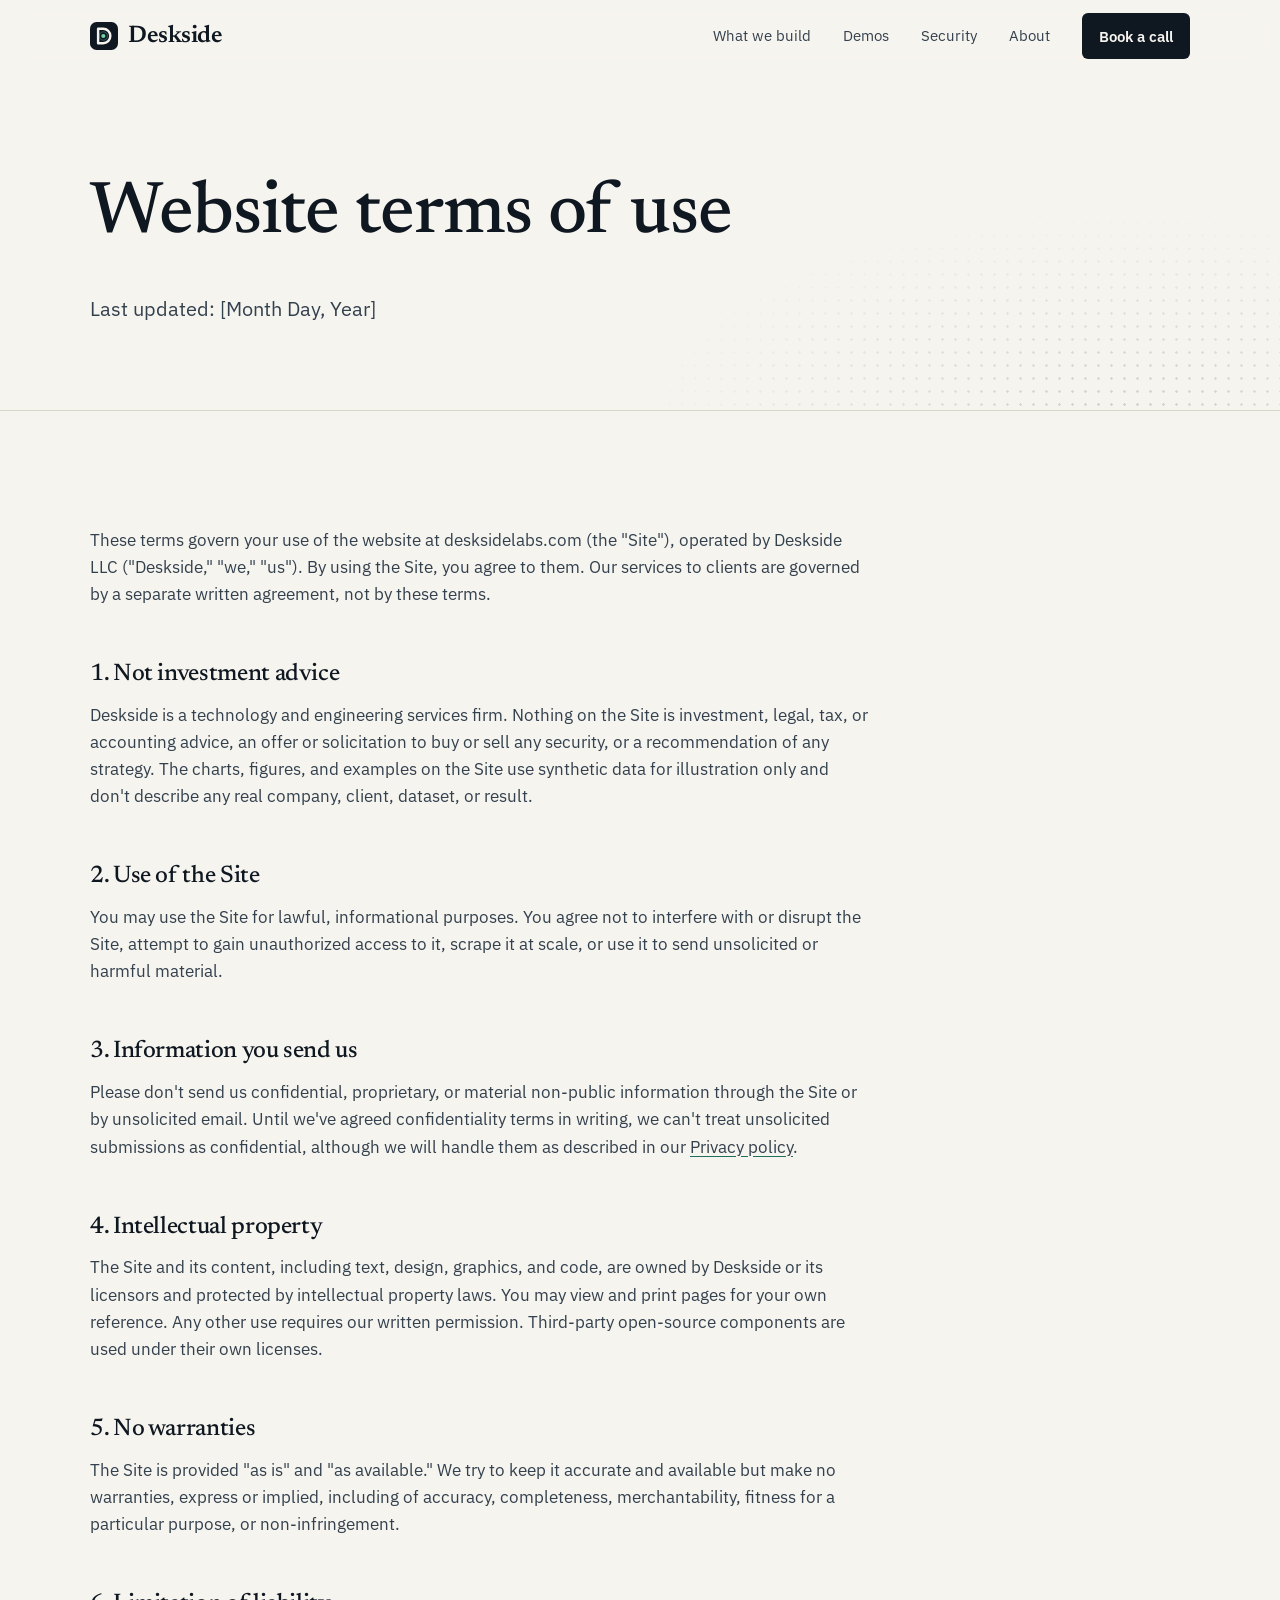
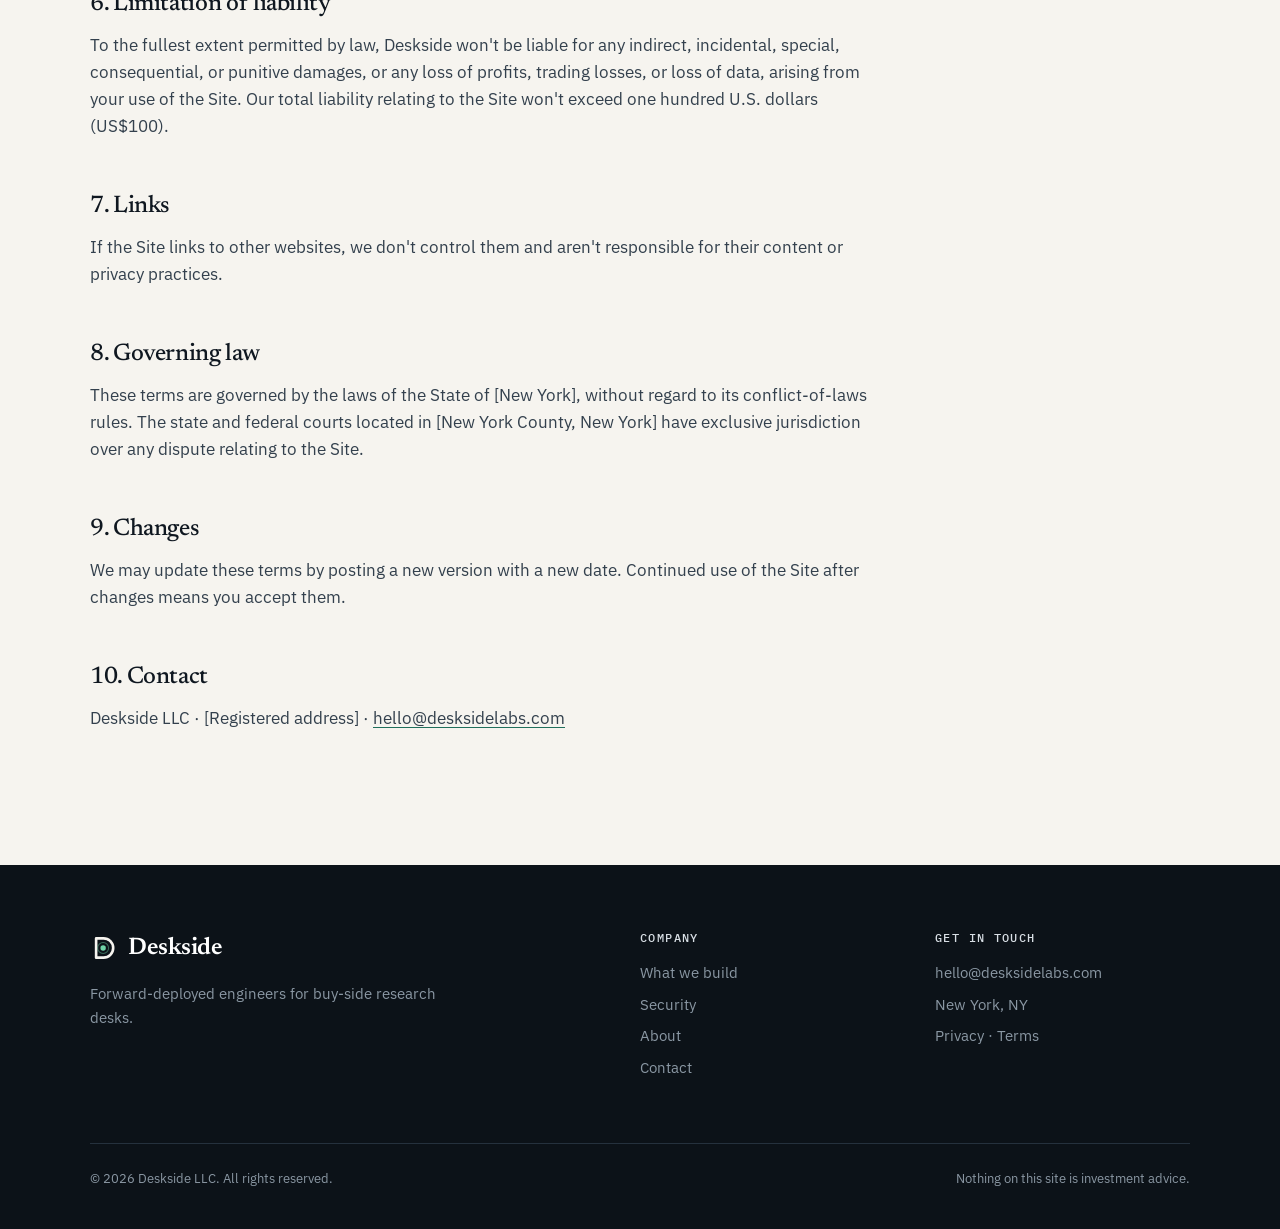
<file: terms.html>
<!doctype html>
<html lang="en">
<head>
  <meta charset="utf-8">
  <meta name="viewport" content="width=device-width, initial-scale=1, minimum-scale=1">
  <title>Terms of use | Deskside</title>
  <meta name="description" content="Terms governing use of the Deskside website.">
  <meta property="og:title" content="Terms of use | Deskside">
  <meta property="og:description" content="Terms governing use of the Deskside website.">
  <meta property="og:type" content="website">
  <meta property="og:image" content="https://desksidelabs.com/assets/og-image.png">
  <meta property="og:image:width" content="1200">
  <meta property="og:image:height" content="630">
  <meta name="twitter:card" content="summary_large_image">
  <link rel="icon" href="assets/favicon.svg" type="image/svg+xml">
  <link rel="apple-touch-icon" href="assets/apple-touch-icon.png">
  <meta name="theme-color" content="#0f1720">
  <link rel="stylesheet" href="assets/fonts.css">
  <link rel="stylesheet" href="assets/styles.css">
</head>
<body>
  <a class="skip-link" href="#main">Skip to content</a>

  <header class="site-header">
    <nav class="nav container" aria-label="Primary">
      <a class="brand" href="index.html" aria-label="Deskside home">
        <img class="brand-mark" src="assets/favicon.svg" alt="">
        Deskside
      </a>
      <button class="nav-toggle" aria-expanded="false" aria-controls="nav-links" aria-label="Menu">
        <svg width="24" height="24" viewBox="0 0 24 24" fill="none" stroke="currentColor" stroke-width="2" stroke-linecap="round"><path d="M4 7h16M4 12h16M4 17h16"/></svg>
      </button>
      <ul class="nav-links" id="nav-links">
        <li><a href="services.html">What we build</a></li>
        <li><a href="index.html#demos">Demos</a></li>
        <li><a href="security.html">Security</a></li>
        <li><a href="about.html">About</a></li>
        <li><a class="btn btn-primary" href="contact.html">Book a call</a></li>
      </ul>
    </nav>
  </header>

  <main id="main">
    <section class="page-head">
      <div class="container">
        <h1>Website terms of use</h1>
        <p class="lede">Last updated: [Month Day, Year]</p>
      </div>
    </section>

    <section>
      <div class="container legal">
        <p>These terms govern your use of the website at desksidelabs.com (the "Site"), operated by Deskside LLC ("Deskside," "we," "us"). By using the Site, you agree to them. Our services to clients are governed by a separate written agreement, not by these terms.</p>

        <h2>1. Not investment advice</h2>
        <p>Deskside is a technology and engineering services firm. Nothing on the Site is investment, legal, tax, or accounting advice, an offer or solicitation to buy or sell any security, or a recommendation of any strategy. The charts, figures, and examples on the Site use synthetic data for illustration only and don't describe any real company, client, dataset, or result.</p>

        <h2>2. Use of the Site</h2>
        <p>You may use the Site for lawful, informational purposes. You agree not to interfere with or disrupt the Site, attempt to gain unauthorized access to it, scrape it at scale, or use it to send unsolicited or harmful material.</p>

        <h2>3. Information you send us</h2>
        <p>Please don't send us confidential, proprietary, or material non-public information through the Site or by unsolicited email. Until we've agreed confidentiality terms in writing, we can't treat unsolicited submissions as confidential, although we will handle them as described in our <a href="privacy.html">Privacy policy</a>.</p>

        <h2>4. Intellectual property</h2>
        <p>The Site and its content, including text, design, graphics, and code, are owned by Deskside or its licensors and protected by intellectual property laws. You may view and print pages for your own reference. Any other use requires our written permission. Third-party open-source components are used under their own licenses.</p>

        <h2>5. No warranties</h2>
        <p>The Site is provided "as is" and "as available." We try to keep it accurate and available but make no warranties, express or implied, including of accuracy, completeness, merchantability, fitness for a particular purpose, or non-infringement.</p>

        <h2>6. Limitation of liability</h2>
        <p>To the fullest extent permitted by law, Deskside won't be liable for any indirect, incidental, special, consequential, or punitive damages, or any loss of profits, trading losses, or loss of data, arising from your use of the Site. Our total liability relating to the Site won't exceed one hundred U.S. dollars (US$100).</p>

        <h2>7. Links</h2>
        <p>If the Site links to other websites, we don't control them and aren't responsible for their content or privacy practices.</p>

        <h2>8. Governing law</h2>
        <p>These terms are governed by the laws of the State of [New York], without regard to its conflict-of-laws rules. The state and federal courts located in [New York County, New York] have exclusive jurisdiction over any dispute relating to the Site.</p>

        <h2>9. Changes</h2>
        <p>We may update these terms by posting a new version with a new date. Continued use of the Site after changes means you accept them.</p>

        <h2>10. Contact</h2>
        <p>Deskside LLC · [Registered address] · <a href="mailto:hello@desksidelabs.com">hello@desksidelabs.com</a></p>
      </div>
    </section>
  </main>

  <footer class="site-footer">
    <div class="container">
      <div class="footer-grid">
        <div>
          <a class="brand" href="index.html"><img class="brand-mark" src="assets/logo-mark-dark.svg" alt="">Deskside</a>
          <p class="footer-tag">Forward-deployed engineers for buy-side research desks.</p>
        </div>
        <div>
          <h4>Company</h4>
          <ul>
            <li><a href="services.html">What we build</a></li>
            <li><a href="security.html">Security</a></li>
            <li><a href="about.html">About</a></li>
            <li><a href="contact.html">Contact</a></li>
          </ul>
        </div>
        <div>
          <h4>Get in touch</h4>
          <ul>
            <li><a href="mailto:hello@desksidelabs.com">hello@desksidelabs.com</a></li>
            <li>New York, NY</li>
            <li><a href="privacy.html">Privacy</a> · <a href="terms.html">Terms</a></li>
          </ul>
        </div>
      </div>
      <div class="footer-base">
        <span>© <span data-year>2026</span> Deskside LLC. All rights reserved.</span>
        <span>Nothing on this site is investment advice.</span>
      </div>
    </div>
  </footer>

  <script src="assets/main.js"></script>
</body>
</html>
</file>
<file: assets/fonts.css>
@font-face { font-family: "IBM Plex Sans"; font-style: normal; font-weight: 400; font-display: swap; src: url("fonts/ibm-plex-sans-latin-400-normal.woff2") format("woff2"); }
@font-face { font-family: "IBM Plex Sans"; font-style: normal; font-weight: 500; font-display: swap; src: url("fonts/ibm-plex-sans-latin-500-normal.woff2") format("woff2"); }
@font-face { font-family: "IBM Plex Sans"; font-style: normal; font-weight: 600; font-display: swap; src: url("fonts/ibm-plex-sans-latin-600-normal.woff2") format("woff2"); }
@font-face { font-family: "IBM Plex Mono"; font-style: normal; font-weight: 400; font-display: swap; src: url("fonts/ibm-plex-mono-latin-400-normal.woff2") format("woff2"); }
@font-face { font-family: "IBM Plex Mono"; font-style: normal; font-weight: 500; font-display: swap; src: url("fonts/ibm-plex-mono-latin-500-normal.woff2") format("woff2"); }
@font-face { font-family: "Newsreader"; font-style: normal; font-weight: 400; font-display: swap; src: url("fonts/newsreader-latin-400-normal.woff2") format("woff2"); }
@font-face { font-family: "Newsreader"; font-style: normal; font-weight: 500; font-display: swap; src: url("fonts/newsreader-latin-500-normal.woff2") format("woff2"); }
@font-face { font-family: "Newsreader"; font-style: normal; font-weight: 600; font-display: swap; src: url("fonts/newsreader-latin-600-normal.woff2") format("woff2"); }
@font-face { font-family: "Newsreader"; font-style: italic; font-weight: 400; font-display: swap; src: url("fonts/newsreader-latin-400-italic.woff2") format("woff2"); }
@font-face { font-family: "Newsreader"; font-style: italic; font-weight: 500; font-display: swap; src: url("fonts/newsreader-latin-500-italic.woff2") format("woff2"); }
</file>
<file: assets/styles.css>
/* ==========================================================================
   Deskside — site styles
   ========================================================================== */

:root {
  --paper: #f6f4ef;
  --paper-2: #eeebe3;
  --ink: #0f1720;
  --ink-2: #33404d;
  --muted: #6b7682;
  --rule: #d9d4c8;
  --accent: #1f6f5c;       /* deep desk-green */
  --accent-ink: #ffffff;
  --signal: #c8a24a;       /* brass */
  --night: #0c1218;
  --night-2: #141d26;
  --night-rule: #25313d;
  --night-text: #d8dee4;
  --night-muted: #8a97a3;
  --term-green: #6fd3a7;

  --serif: "Newsreader", "Iowan Old Style", Georgia, serif;
  --sans: "IBM Plex Sans", system-ui, -apple-system, "Segoe UI", sans-serif;
  --mono: "IBM Plex Mono", ui-monospace, SFMono-Regular, Menlo, monospace;

  --max: 1180px;
  --gutter: clamp(16px, 4vw, 40px);
  --radius: 6px;
}

*, *::before, *::after { box-sizing: border-box; }

html { -webkit-text-size-adjust: 100%; scroll-behavior: smooth; }
/* Nothing may make the page wider than the screen (iOS lets you zoom out to any overflow). */
html, body { max-width: 100%; overflow-x: clip; }

body {
  margin: 0;
  background: var(--paper);
  color: var(--ink);
  font-family: var(--sans);
  font-size: 17px;
  line-height: 1.6;
  -webkit-font-smoothing: antialiased;
}

img, svg { display: block; max-width: 100%; }

a { color: inherit; }

.container {
  width: 100%;
  max-width: var(--max);
  margin: 0 auto;
  padding: 0 var(--gutter);
}

.skip-link {
  position: absolute; left: -9999px; top: 8px;
  background: var(--ink); color: var(--paper); padding: 8px 12px; z-index: 100;
}
.skip-link:focus { left: 8px; }

:focus-visible { outline: 2px solid var(--accent); outline-offset: 3px; }

/* ---------- Type ---------- */

h1, h2, h3 {
  font-family: var(--serif);
  font-weight: 500;
  letter-spacing: -0.015em;
  line-height: 1.1;
  margin: 0 0 0.5em;
}
h1 { font-size: clamp(2.6rem, 6vw, 4.6rem); }
h2 { font-size: clamp(2rem, 4vw, 3rem); }
h3 { font-size: 1.45rem; line-height: 1.25; }
h1 em, h2 em { font-style: italic; color: var(--accent); }

p { margin: 0 0 1em; }

.eyebrow {
  font-family: var(--mono);
  font-size: 0.75rem;
  letter-spacing: 0.12em;
  text-transform: uppercase;
  color: var(--muted);
  margin: 0 0 1.25rem;
  display: flex; align-items: center; gap: 10px;
}

.lede {
  font-size: clamp(1.1rem, 1.6vw, 1.3rem);
  color: var(--ink-2);
  max-width: 40em;
}

/* ---------- Buttons ---------- */

.btn {
  display: inline-flex; align-items: center; gap: 10px;
  padding: 14px 22px;
  border-radius: var(--radius);
  font-weight: 600; font-size: 0.95rem;
  text-decoration: none;
  border: 1px solid transparent;
  transition: transform .15s ease, background .15s ease, border-color .15s ease;
  cursor: pointer;
  font-family: var(--sans);
}
.btn:hover { transform: translateY(-1px); }
.btn-primary { background: var(--ink); color: var(--paper); }
.btn-primary:hover { background: var(--accent); }
.btn-ghost { border-color: var(--rule); color: var(--ink); background: transparent; }
.btn-ghost:hover { border-color: var(--ink); }
.btn .arrow { transition: transform .15s ease; }
.btn:hover .arrow { transform: translateX(3px); }

/* ---------- Header ---------- */

.site-header {
  position: sticky; top: 0; z-index: 50;
  background: color-mix(in srgb, var(--paper) 88%, transparent);
  backdrop-filter: saturate(1.4) blur(10px);
  -webkit-backdrop-filter: saturate(1.4) blur(10px);
  border-bottom: 1px solid transparent;
  transition: border-color .2s ease;
}
.site-header.scrolled { border-bottom-color: var(--rule); }
.nav {
  display: flex; align-items: center; justify-content: space-between;
  height: 72px;
}
.brand {
  display: inline-flex; align-items: center; gap: 10px;
  text-decoration: none; font-family: var(--serif);
  font-size: 1.5rem; font-weight: 600; letter-spacing: -0.02em;
}
.brand-mark { width: 28px; height: 28px; }
.nav-links {
  display: flex; align-items: center; gap: 32px;
  list-style: none; margin: 0; padding: 0;
}
.nav-links a {
  text-decoration: none; font-size: 0.95rem; color: var(--ink-2);
}
.nav-links a:hover, .nav-links a[aria-current="page"] { color: var(--ink); }
.nav-links a[aria-current="page"] { text-decoration: underline; text-underline-offset: 6px; text-decoration-color: var(--accent); }
.nav-links .btn { padding: 10px 16px; color: var(--paper); }

.nav-toggle {
  display: none; background: none; border: 0; padding: 8px; cursor: pointer;
  color: var(--ink);
}

@media (max-width: 1100px) {
  .nav-toggle { display: block; }
  .nav-links {
    position: absolute; top: 72px; left: 0; right: 0; z-index: 60;
    flex-direction: column; align-items: stretch; gap: 0;
    background: var(--paper); border-bottom: 1px solid var(--rule);
    padding: 8px var(--gutter) 20px;
    display: none;
  }
  .nav-links.open { display: flex; }
  .nav-links li a:not(.btn) { display: block; padding: 14px 0; border-bottom: 1px solid var(--rule); }
  .nav-links .btn { margin-top: 16px; justify-content: center; }
}

/* ---------- Hero ---------- */

.hero { padding: clamp(48px, 7vw, 96px) 0 clamp(56px, 7vw, 96px); }
.hero-grid {
  display: grid; grid-template-columns: 1.05fr 0.95fr; gap: clamp(32px, 5vw, 72px);
  align-items: center;
}
.hero h1 { margin-bottom: 0.4em; }
.hero-actions { display: flex; flex-wrap: wrap; gap: 12px; margin-top: 32px; }
.hero h1 { font-size: clamp(2.4rem, 4.6vw, 3.9rem); }
.hero-sub { color: var(--ink-2); margin: 0; }
.hero-note { margin-top: 20px; margin-bottom: 0; font-size: 0.8rem; color: var(--muted); text-align: right; }
@media (max-width: 960px) { .hero-note { text-align: left; } }

@media (max-width: 960px) {
  .hero-grid { grid-template-columns: 1fr; }
}

/* ---------- Sections ---------- */

section { padding: clamp(72px, 9vw, 120px) 0; }
.section-head { max-width: 760px; margin-bottom: clamp(40px, 5vw, 64px); }
.rule-top { border-top: 1px solid var(--rule); }

.band {
  background: var(--night); color: var(--night-text);
}
.band h2, .band h3 { color: #fff; }
.band .eyebrow { color: var(--night-muted); }
.band .lede { color: var(--night-text); }

/* Problem / thesis split */
.split {
  display: grid; grid-template-columns: 1fr 1fr; gap: clamp(32px, 6vw, 96px);
}
@media (max-width: 860px) { .split { grid-template-columns: 1fr; } }

/* Process timeline */
.steps { list-style: none; margin: 0; padding: 0; counter-reset: step; }
.steps li {
  display: grid; grid-template-columns: 140px 1fr 1.3fr; gap: 32px;
  padding: 32px 0; border-top: 1px solid var(--rule);
  align-items: baseline;
}
.steps li:last-child { border-bottom: 1px solid var(--rule); }
.steps .when { font-family: var(--mono); font-size: 0.8rem; color: var(--accent); letter-spacing: .04em; }
.steps h3 { margin: 0; }
.steps p { margin: 0; color: var(--ink-2); }
@media (max-width: 820px) {
  .steps li { grid-template-columns: 1fr; gap: 8px; }
}

/* Principles */
.principles { display: grid; grid-template-columns: repeat(2, 1fr); gap: 0 64px; }
.principle { padding: 28px 0; border-top: 1px solid var(--night-rule); }
.principle h3 { font-size: 1.25rem; margin-bottom: 8px; }
.principle p { margin: 0; color: var(--night-muted); font-size: 0.97rem; }
@media (max-width: 760px) { .principles { grid-template-columns: 1fr; } }

/* CTA */
.cta {
  text-align: left;
  padding: clamp(72px, 9vw, 120px) 0;
}
.cta-box {
  display: grid; grid-template-columns: 1.4fr 1fr; gap: 48px; align-items: end;
  border-top: 2px solid var(--ink); padding-top: 40px;
}
.cta-box h2 { margin: 0; }
.cta-actions { display: flex; flex-wrap: wrap; gap: 12px; justify-content: flex-end; }
@media (max-width: 820px) {
  .cta-box { grid-template-columns: 1fr; gap: 28px; }
  .cta-actions { justify-content: flex-start; }
}

/* Page header (subpages) */
.page-head { padding: clamp(56px, 8vw, 104px) 0 clamp(40px, 5vw, 64px); border-bottom: 1px solid var(--rule); }
.page-head h1 { max-width: 16em; }

/* Service detail blocks */
.service {
  display: grid; grid-template-columns: 1fr 1.6fr; gap: clamp(24px, 5vw, 80px);
  padding: 56px 0; border-bottom: 1px solid var(--rule);
}
.service:first-child { padding-top: 0; }
.service .num { font-family: var(--mono); font-size: 0.8rem; color: var(--accent); display: block; margin-bottom: 14px; }
.service-body p { color: var(--ink-2); }
.examples { list-style: none; margin: 24px 0 0; padding: 0; display: grid; grid-template-columns: 1fr 1fr; gap: 10px 28px; }
.examples li {
  font-size: 0.95rem; padding-left: 22px; position: relative; color: var(--ink);
}
.examples li::before {
  content: "→"; position: absolute; left: 0; color: var(--accent); font-family: var(--mono);
}
@media (max-width: 820px) {
  .service { grid-template-columns: 1fr; }
  .examples { grid-template-columns: 1fr; }
}

/* Engagement models */
.models { display: grid; grid-template-columns: repeat(3, 1fr); gap: 20px; }
.model {
  border: 1px solid var(--rule); border-radius: 8px; padding: 32px 28px;
  background: #fbfaf7; display: flex; flex-direction: column;
}
.model.featured { border-color: var(--ink); background: var(--paper); box-shadow: 0 18px 40px -28px rgba(15,23,32,.45); }
.model .dur { font-family: var(--mono); font-size: 0.78rem; color: var(--accent); margin-bottom: 10px; letter-spacing: .04em; }
.model p { color: var(--ink-2); font-size: 0.96rem; }
.model ul { margin: 8px 0 0; padding-left: 18px; font-size: 0.93rem; color: var(--ink-2); }
.model li { margin-bottom: 6px; }
@media (max-width: 900px) { .models { grid-template-columns: 1fr; } }

/* FAQ */
.faq { max-width: 860px; }
.faq details { border-top: 1px solid var(--rule); padding: 22px 0; }
.faq details:last-child { border-bottom: 1px solid var(--rule); }
.faq summary {
  cursor: pointer; list-style: none; font-family: var(--serif); font-size: 1.3rem;
  display: flex; justify-content: space-between; gap: 24px; align-items: baseline;
}
.faq summary::-webkit-details-marker { display: none; }
.faq summary::after { content: "+"; font-family: var(--mono); color: var(--accent); font-size: 1.2rem; flex: none; }
.faq details[open] summary::after { content: "–"; }
.faq details p { margin: 14px 0 0; color: var(--ink-2); max-width: 44em; }

/* Team */
.team { display: grid; grid-template-columns: repeat(2, 1fr); gap: 24px; }
.person { border-top: 2px solid var(--ink); padding-top: 24px; }
.avatar {
  width: 72px; height: 72px; border-radius: 50%;
  background: var(--paper-2); border: 1px solid var(--rule);
  display: grid; place-items: center; font-family: var(--serif); font-size: 1.6rem; color: var(--accent);
  margin-bottom: 18px;
}
.person .role { font-family: var(--mono); font-size: 0.78rem; color: var(--muted); letter-spacing: .04em; margin-bottom: 12px; }
.person p { color: var(--ink-2); font-size: 0.97rem; }
@media (max-width: 720px) { .team { grid-template-columns: 1fr; } }

/* Contact */
.contact-grid { display: grid; grid-template-columns: 1fr 1.3fr; gap: clamp(32px, 6vw, 96px); }
@media (max-width: 860px) { .contact-grid { grid-template-columns: 1fr; } }
.contact-meta dl { margin: 0; }
.contact-meta dt { font-family: var(--mono); font-size: 0.72rem; letter-spacing: .1em; text-transform: uppercase; color: var(--muted); margin-top: 24px; }
.contact-meta dd { margin: 6px 0 0; font-size: 1.05rem; }
.contact-meta a { text-decoration-color: var(--accent); text-underline-offset: 4px; }

.form { display: grid; gap: 18px; }
.form-row { display: grid; grid-template-columns: 1fr 1fr; gap: 18px; }
@media (max-width: 560px) { .form-row { grid-template-columns: 1fr; } }
.field label { display: block; font-size: 0.85rem; font-weight: 600; margin-bottom: 6px; }
.field input, .field select, .field textarea {
  width: 100%; font: inherit; font-size: 1rem; color: var(--ink);
  background: #fbfaf7; border: 1px solid var(--rule); border-radius: var(--radius);
  padding: 12px 14px;
}
.field input:focus, .field select:focus, .field textarea:focus { outline: none; border-color: var(--accent); box-shadow: 0 0 0 3px rgba(31,111,92,.15); }
.field textarea { min-height: 150px; resize: vertical; }
.form-note { font-size: 0.85rem; color: var(--muted); margin: 0; }

/* ---------- Footer ---------- */

.site-footer {
  background: var(--night); color: var(--night-muted);
  padding: 64px 0 40px; font-size: 0.92rem;
}
.footer-grid { display: grid; grid-template-columns: 2fr 1fr 1fr; gap: 40px; }
.site-footer .brand { color: #fff; }
.site-footer h4 {
  font-family: var(--mono); font-size: 0.72rem; letter-spacing: .12em; text-transform: uppercase;
  color: var(--night-text); margin: 0 0 14px; font-weight: 500;
}
.site-footer ul { list-style: none; margin: 0; padding: 0; }
.site-footer li { margin-bottom: 8px; }
.site-footer a { text-decoration: none; }
.site-footer a:hover { color: #fff; }
.footer-base {
  margin-top: 56px; padding-top: 24px; border-top: 1px solid var(--night-rule);
  display: flex; justify-content: space-between; flex-wrap: wrap; gap: 12px; font-size: 0.82rem;
}
@media (max-width: 720px) { .footer-grid { grid-template-columns: 1fr 1fr; } .footer-grid > :first-child { grid-column: 1 / -1; } }

/* Reveal on scroll */
.reveal { opacity: 0; transform: translateY(14px); transition: opacity .6s ease, transform .6s ease; }
.reveal.in { opacity: 1; transform: none; }
@media (prefers-reduced-motion: reduce) { .reveal { opacity: 1; transform: none; transition: none; } }

/* ---------- Alt-data section ---------- */
.alt-grid { display: grid; grid-template-columns: 0.9fr 1.1fr; gap: clamp(32px, 5vw, 64px); align-items: start; margin-bottom: 24px; }
@media (max-width: 980px) { .alt-grid { grid-template-columns: 1fr; } }
.alt-list { margin: 0; display: grid; grid-template-columns: 1fr 1fr; gap: 0 28px; }
.alt-list > div { padding: 18px 0; border-top: 1px solid var(--rule); }
.alt-list dt { font-weight: 600; margin-bottom: 4px; }
.alt-list dd { margin: 0; color: var(--ink-2); font-size: 0.95rem; }
@media (max-width: 560px) { .alt-list { grid-template-columns: 1fr; } }

.tri-card { margin: 0; }
.tri { width: 100%; border-collapse: collapse; font-size: 0.92rem; }
.tri th, .tri td { padding: 10px 18px; border-bottom: 1px solid var(--rule); text-align: left; font-weight: 400; }
.tri thead th { font-family: var(--mono); font-size: 0.72rem; color: var(--muted); }
.tri td { font-family: var(--mono); white-space: nowrap; width: 1%; }
.tri .bar-col { width: 45%; }
.tri .bar { display: block; height: 8px; width: calc(var(--v) * 100%); border-radius: 2px; background: #b9c6cc; }
.tri .blend th, .tri .blend td { color: var(--accent); font-weight: 600; }
.tri .blend .bar { background: var(--accent); }
.tri .cons .bar { background: transparent; border: 1px dashed var(--muted); }
@media (max-width: 520px) { .tri { table-layout: fixed; } .tri th, .tri td { padding: 8px 10px; } .tri thead th:first-child, .tri tbody th { width: 46%; } .tri td { width: 22%; } .tri .bar-col { width: 32%; } }

.sr-only { position: absolute; width: 1px; height: 1px; overflow: hidden; clip: rect(0 0 0 0); white-space: nowrap; }

/* ---------- Report summaries ---------- */
.summary-grid { display: grid; grid-template-columns: 1.25fr 0.75fr; gap: clamp(32px, 5vw, 64px); align-items: start; }
@media (max-width: 980px) { .summary-grid { grid-template-columns: 1fr; } }
.summary-card {
  background: #fff; border: 1px solid var(--rule); border-radius: var(--radius);
  box-shadow: 0 24px 48px -32px rgba(15,23,32,.35); overflow: hidden; min-width: 0;
}
.summary-head {
  display: flex; justify-content: space-between; align-items: flex-start; gap: 16px;
  padding: 22px 24px 18px; border-bottom: 1px solid var(--rule);
}
.summary-kicker { font-family: var(--mono); font-size: 0.74rem; color: var(--muted); margin: 0 0 6px; }
.summary-head h3 { margin: 0; font-size: 1.4rem; }
.badge { font-family: var(--mono); font-size: 0.72rem; padding: 4px 8px; border-radius: 4px; white-space: nowrap; flex: none; }
.badge-up { background: #e3f1ea; color: #155c49; }
.summary-block { padding: 18px 24px; border-bottom: 1px solid var(--rule); }
.summary-block:last-child { border-bottom: 0; }
.summary-block h4 {
  margin: 0 0 10px; font-family: var(--sans); font-size: 0.82rem; font-weight: 600; color: var(--muted);
}
.summary-block p { color: var(--ink-2); font-size: 0.96rem; margin: 0 0 8px; }
.summary-block p:last-child { margin-bottom: 0; }
.summary-meta { font-size: 0.86rem !important; color: var(--muted) !important; }
.rev-table { width: 100%; border-collapse: collapse; font-size: 0.9rem; }
.rev-table th, .rev-table td { padding: 8px 8px; border-bottom: 1px solid var(--rule); text-align: right; font-weight: 400; }
.rev-table th:first-child { text-align: left; padding-left: 0; }
.rev-table thead th { font-size: 0.72rem; color: var(--muted); font-family: var(--mono); letter-spacing: .04em; }
.rev-table td { font-family: var(--mono); font-size: 0.85rem; white-space: nowrap; }
.rev-table tbody tr:last-child th, .rev-table tbody tr:last-child td { border-bottom: 0; }
.rev-table .up { color: #155c49; font-weight: 500; }
.rev-table .down { color: #a23b2c; font-weight: 500; }
.tone-list { list-style: none; margin: 0 0 16px; padding: 0; display: grid; gap: 8px; }
.tone-list li { display: grid; grid-template-columns: 1fr auto 1fr; gap: 10px; align-items: baseline; font-size: 0.93rem; }
.tone-prior { color: var(--muted); text-decoration: line-through; text-decoration-color: rgba(107,118,130,.5); }
.tone-arrow { color: var(--muted); font-family: var(--mono); }
.tone-now { color: var(--ink); font-weight: 500; }
@media (max-width: 560px) {
  .tone-list li { grid-template-columns: 1fr; gap: 2px; }
  .tone-arrow { display: none; }
  .rev-table { font-size: 0.8rem; }
  .rev-table th, .rev-table td { padding: 7px 4px; }
  .summary-head { flex-direction: column; }
}
.tone-meter { max-width: 420px; }
.tone-scale {
  position: relative; display: block; height: 6px; border-radius: 3px;
  background: linear-gradient(90deg, #e9c9c1, #e6e3dc 50%, #c7e4d6);
}
.tone-from, .tone-to {
  position: absolute; top: 50%; width: 12px; height: 12px; border-radius: 50%;
  left: calc(var(--p) * 100%); transform: translate(-50%, -50%); box-shadow: 0 0 0 2px #fbfaf7;
}
.tone-from { background: #b9b4aa; }
.tone-to { background: var(--accent); }
.tone-labels { display: flex; justify-content: space-between; margin-top: 6px; font-size: 0.75rem; color: var(--muted); font-family: var(--mono); }
.summary-points { display: grid; gap: 0; }
.sp { padding: 20px 0; border-top: 1px solid var(--rule); }
.sp:last-child { border-bottom: 1px solid var(--rule); }
.sp h3 { font-size: 1.2rem; margin-bottom: 6px; }
.sp p { margin: 0; color: var(--ink-2); font-size: 0.96rem; }

/* ---------- Illustrative analyses (charts) ---------- */
.viz-grid { display: grid; grid-template-columns: 1fr 1fr; gap: 24px; }
.viz-wide { grid-column: 1 / -1; }
@media (max-width: 900px) { .viz-grid { grid-template-columns: 1fr; } }
.viz {
  margin: 0; background: #fff; border: 1px solid var(--rule); border-radius: var(--radius);
  padding: 22px 22px 16px; min-width: 0; display: flex; flex-direction: column;
}
.viz-head { margin-bottom: 8px; }
.viz-kicker { font-size: 0.82rem; font-weight: 600; color: var(--accent); }
.viz-head h3 { font-size: 1.3rem; margin: 6px 0 4px; }
.viz-head p { font-size: 0.9rem; color: var(--ink-2); margin: 0 0 10px; }
.viz-legend { list-style: none; margin: 0; padding: 0; display: flex; flex-wrap: wrap; gap: 4px 16px; font-size: 0.8rem; color: var(--ink-2); }
.viz-legend li { display: inline-flex; align-items: center; gap: 6px; }
.lg-sw { width: 12px; height: 4px; border-radius: 2px; display: inline-block; }
.lg-dash { background: none; border-top: 2px dashed; height: 0; border-radius: 0; }
.lg-hollow { width: 9px; height: 9px; border-radius: 50%; border: 1.5px solid var(--ink-2); background: #fbfaf7; }
.viz-plot { position: relative; height: 260px; margin-top: 6px; touch-action: pan-y; }
.viz-plot svg { display: block; font-family: var(--sans); overflow: visible; }
.viz-wide .viz-plot { height: 300px; }
.viz-body { display: grid; grid-template-columns: 1fr 220px; gap: 24px; align-items: center; }
@media (max-width: 760px) { .viz-body { grid-template-columns: 1fr; } }
.viz-stats { border-left: 1px solid var(--rule); padding-left: 22px; }
@media (max-width: 760px) { .viz-stats { border-left: 0; padding-left: 0; border-top: 1px solid var(--rule); padding-top: 16px; } }
.stat-label { font-size: 0.78rem; color: var(--muted); margin: 0 0 10px; }
.stat { display: flex; align-items: baseline; gap: 10px; margin-bottom: 8px; }
.stat-v { font-family: var(--serif); font-size: 2rem; line-height: 1; color: var(--ink); min-width: 3.2em; }
.stat-v.muted { color: var(--muted); }
.stat-k { font-size: 0.85rem; color: var(--ink-2); }
.stat-note { font-size: 0.85rem; color: var(--ink-2); margin: 12px 0 0; }
.viz-read { font-size: 0.9rem; color: var(--ink-2); margin: 12px 0 0; padding-top: 12px; border-top: 1px solid var(--rule); }
.viz-read strong { color: var(--ink); font-weight: 600; }
.viz-data { margin-top: 10px; font-size: 0.82rem; }
.viz-data summary { cursor: pointer; color: var(--accent); font-weight: 500; }
.viz-table { max-height: 240px; overflow: auto; margin-top: 8px; }
.viz-table table { width: 100%; border-collapse: collapse; font-size: 0.8rem; }
.viz-table th, .viz-table td { padding: 5px 8px; border-bottom: 1px solid var(--rule); text-align: right; font-weight: 400; white-space: nowrap; }
.viz-table th:first-child { text-align: left; }
.viz-table thead th { color: var(--muted); font-family: var(--mono); font-size: 0.72rem; position: sticky; top: 0; background: #fff; }
.viz-source { margin: 18px 0 0; font-size: 0.82rem; color: var(--muted); }
.viz-tip {
  position: absolute; z-index: 5; pointer-events: none; min-width: 170px;
  background: #fff; border: 1px solid var(--rule); border-radius: 6px; padding: 8px 10px;
  box-shadow: 0 8px 24px -12px rgba(15,23,32,.35); font-size: 0.78rem; color: var(--ink);
}
.tt-h { font-weight: 600; margin-bottom: 4px; }
.tt-row { display: grid; grid-template-columns: 12px 1fr auto; gap: 8px; align-items: center; padding: 1px 0; }
.tt-sw { width: 10px; height: 10px; border-radius: 2px; }
.tt-dash { background: none; border-top: 2px dashed; height: 0; border-radius: 0; }
.tt-hollow { border: 1.5px solid; border-radius: 50%; width: 9px; height: 9px; }
.tt-l { color: var(--ink-2); }
.tt-v { font-family: var(--mono); color: var(--ink); }

/* ---------- Live call intelligence ---------- */
.live-grid { display: grid; grid-template-columns: 1.2fr 0.8fr; gap: clamp(32px, 5vw, 64px); align-items: start; }
@media (max-width: 980px) { .live-grid { grid-template-columns: 1fr; } }
.live-call {
  background: #080d12; border: 1px solid var(--night-rule); border-radius: var(--radius); overflow: hidden;
  box-shadow: 0 30px 60px -30px rgba(0,0,0,.6); min-width: 0;
}
.lc-list { list-style: none; margin: 0; padding: 8px 20px 16px; }
.lc-line { padding: 12px 0; border-bottom: 1px solid var(--night-rule); }
.lc-line:last-child { border-bottom: 0; }
.lc-say { display: grid; grid-template-columns: 44px 62px 1fr; gap: 4px 10px; align-items: baseline; }
.lc-say time { font-family: var(--mono); font-size: 0.74rem; color: var(--night-muted); }
.lc-say b { font-size: 0.8rem; font-weight: 600; color: var(--night-muted); }
.lc-say p { margin: 0; color: var(--night-text); font-size: 0.93rem; line-height: 1.5; }
@media (max-width: 560px) {
  .lc-say { grid-template-columns: auto 1fr; }
  .lc-say p { grid-column: 1 / -1; }
}
.lc-flag {
  display: grid; grid-template-columns: 58px 1fr; gap: 8px; align-items: start;
  margin: 10px 0 0 116px; padding: 9px 12px; border-radius: 6px;
  font-size: 0.84rem; line-height: 1.45; color: var(--night-text);
  background: rgba(255,255,255,.04); border-left: 3px solid;
}
.lc-line > .lc-flag:first-child { margin-top: 0; }
@media (max-width: 560px) { .lc-flag { margin-left: 0; } }
.lc-flag strong { color: #fff; font-weight: 600; }
.fi { font-family: var(--mono); font-weight: 600; text-align: center; }
.flag-tone { border-color: var(--signal); } .flag-tone .fi { color: var(--signal); }
.flag-data { border-color: #7fb6ff; } .flag-data .fi { color: #7fb6ff; }
.flag-comp { border-color: #e5484d; background: rgba(229,72,77,.1); } .flag-comp .fi { color: #ff8a8d; }
.flag-ask { border-color: var(--term-green); } .flag-ask .fi { color: var(--term-green); }
.band .live-points .sp { border-color: var(--night-rule); }
.band .live-points .sp p { color: var(--night-muted); }

/* staged reveal while "live" */
.js-live .lc-say, .js-live .lc-flag { opacity: 0; transform: translateY(6px); transition: opacity .45s ease, transform .45s ease; }
.js-live .on { opacity: 1; transform: none; }
@media (prefers-reduced-motion: reduce) { .js-live .lc-say, .js-live .lc-flag { opacity: 1; transform: none; transition: none; } }

/* ---------- Legal pages ---------- */
.legal > * { max-width: 780px; }
.legal h2 { font-size: 1.5rem; margin: 2.2em 0 0.6em; }
.legal p, .legal li { color: var(--ink-2); }
.legal ul { padding-left: 20px; }
.legal li { margin-bottom: 6px; }
.legal a { text-decoration-color: var(--accent); text-underline-offset: 3px; }
.legal-summary { background: #fbfaf7; border: 1px solid var(--rule); border-left: 3px solid var(--accent); border-radius: 8px; padding: 22px 26px; }
.legal-summary h2 { margin-top: 0; font-size: 1.4rem; }
.legal-summary ul { margin: 0; }


/* ---------- Shared product panels ---------- */
.panel {
  background: #fff; border: 1px solid var(--rule); border-radius: var(--radius);
  overflow: hidden; min-width: 0;
}
.panel-head {
  display: flex; justify-content: space-between; gap: 12px; flex-wrap: wrap;
  padding: 11px 18px; border-bottom: 1px solid var(--rule);
  font-family: var(--mono); font-size: 0.74rem; color: var(--muted);
}
.panel-head span:first-child { color: var(--ink); font-weight: 500; }
.panel-foot { margin: 0; padding: 14px 18px; border-top: 1px solid var(--rule); font-size: 0.9rem; color: var(--ink-2); background: var(--paper); }
.panel-foot b { color: var(--ink); }
.text-link { color: var(--accent); font-weight: 500; text-decoration: none; }
.text-link:hover { text-decoration: underline; text-underline-offset: 4px; }
.band .text-link { color: var(--term-green); }

/* ---------- Hero: pre-open brief email ---------- */
.mail {
  background: #fff; border: 1px solid var(--rule); border-radius: var(--radius);
  box-shadow: 0 1px 0 rgba(15,23,32,.04), 0 24px 48px -36px rgba(15,23,32,.4);
  min-width: 0; font-size: 0.92rem;
}
.mail-head { padding: 14px 20px 12px; border-bottom: 1px solid var(--rule); }
.mail-head dl { margin: 0; display: grid; gap: 2px; font-size: 0.8rem; }
.mail-head dl div { display: grid; grid-template-columns: 44px 1fr; }
.mail-head dt { color: var(--muted); }
.mail-head dd { margin: 0; color: var(--ink-2); }
.mail-subj { margin: 10px 0 0; font-weight: 600; font-size: 1.02rem; }
.coverage { position: relative; height: 92px; border-bottom: 1px solid var(--rule); background: var(--paper); }
.coverage canvas { position: absolute; inset: 0; width: 100%; height: 100%; display: block; }
.coverage-flat {
  position: absolute; left: 20px; right: 20px; bottom: 12px; height: 52px;
  display: flex; align-items: flex-end; gap: 3px;
}
.coverage-flat i { flex: 1; background: #c9ccd1; border-radius: 1px; min-height: 3px; }
.has-3d .coverage-flat { display: none; }
.coverage-label { position: absolute; left: 20px; top: 8px; font-family: var(--mono); font-size: 0.68rem; color: var(--muted); }
.mail-items { list-style: none; margin: 0; padding: 4px 20px; }
.mi {
  display: grid; grid-template-columns: 70px 1fr; gap: 12px; align-items: start;
  padding: 12px 0; border-bottom: 1px solid var(--rule);
  transition: background .3s ease;
}
.mi p { margin: 0; color: var(--ink-2); line-height: 1.5; }
.mi .mi-name { color: var(--ink); font-weight: 600; margin-bottom: 2px; }
.mi-name span { font-weight: 400; color: var(--muted); font-size: 0.84rem; margin-left: 4px; }
.mi-tag {
  font-family: var(--mono); font-size: 0.7rem; padding: 2px 6px; border-radius: 3px;
  justify-self: start; margin-top: 2px; border: 1px solid currentColor;
}
.t-filing { color: #8a6a1f; } .t-est { color: var(--accent); } .t-data { color: #2a62a8; }
.mi.is-active .mi-tag { color: #fff; }
.mi.is-active .t-filing { background: #8a6a1f; border-color: #8a6a1f; }
.mi.is-active .t-est { background: var(--accent); border-color: var(--accent); }
.mi.is-active .t-data { background: #2a62a8; border-color: #2a62a8; }
.mail-held { margin: 0; padding: 12px 20px; font-size: 0.86rem; color: var(--ink-2); border-bottom: 1px solid var(--rule); background: #fbf7ec; }
.mail-foot { margin: 0; padding: 10px 20px 14px; font-size: 0.82rem; color: var(--muted); }
@media (max-width: 520px) { .mi { grid-template-columns: 1fr; gap: 4px; } }

/* ---------- Demos ---------- */
.demo-grid { display: grid; grid-template-columns: 1.05fr 0.95fr; gap: 24px; align-items: start; }
@media (max-width: 980px) { .demo-grid { grid-template-columns: 1fr; } }
.diff { list-style: none; margin: 0; padding: 0 18px; }
.diff li { padding: 14px 0; border-bottom: 1px solid var(--rule); }
.diff li:last-child { border-bottom: 0; }
.diff p { margin: 0; font-family: var(--serif); font-size: 1.08rem; line-height: 1.5; }
.diff del { color: #a23b2c; background: #fbeae6; text-decoration-color: rgba(162,59,44,.6); }
.diff ins { color: #155c49; background: #e3f1ea; text-decoration: none; }
.diff .d-note { font-family: var(--sans); font-size: 0.84rem; color: var(--muted); margin-top: 6px; }
.diff .d-gone del, .diff .d-new ins { padding: 0 2px; }
.summary-card .rev-table td.up { color: #155c49; font-weight: 600; }
.summary-card .rev-table td.down { color: #a23b2c; font-weight: 600; }

/* Live call panel on dark */
.panel-dark .panel-head { border-bottom-color: var(--night-rule); color: var(--night-muted); }
.panel-dark .panel-head span:first-child { color: var(--night-text); }
.lc-flag .fi { font-size: 0.66rem; letter-spacing: .04em; text-transform: uppercase; padding-top: 2px; text-align: left; }
.redact { display: inline-block; width: min(100%, 420px); height: 1.1em; vertical-align: -3px; background: repeating-linear-gradient(90deg, #d8dee4 0 46px, transparent 46px 52px); opacity: .85; border-radius: 1px; }

/* ---------- Security ---------- */
.security-grid { display: grid; grid-template-columns: 1fr 1fr; gap: clamp(32px, 5vw, 72px); align-items: center; }
@media (max-width: 920px) { .security-grid { grid-template-columns: 1fr; } }
.terms-list { list-style: none; margin: 28px 0; padding: 0; }
.terms-list li { padding: 12px 0; border-top: 1px solid var(--night-rule); color: var(--night-muted); font-size: 0.95rem; }
.terms-list strong { color: #fff; font-weight: 600; }
.flow { margin: 0; }
.flow svg { width: 100%; height: auto; }
.flow .f-title { fill: #6fd3a7; font: 500 13px var(--mono); }
.flow .f-h { fill: #fff; font: 600 14px var(--sans); }
.flow .f-s { fill: #8a97a3; font: 400 12px var(--sans); }
.flow .f-box { fill: #141d26; stroke: #25313d; }
.flow .f-core { stroke: #6fd3a7; }
.flow .f-no { stroke: #5a2a2d; }
.flow figcaption { margin-top: 10px; font-size: 0.8rem; color: var(--night-muted); }

.cta-sub { margin: 16px 0 0; color: var(--ink-2); max-width: 34em; }
.footer-tag { margin-top: 14px; max-width: 26em; }

/* ---------- Tables on subpages ---------- */
.table-wrap { overflow-x: auto; }
.strat-table, .commit-table { width: 100%; border-collapse: collapse; font-size: 0.95rem; }
.strat-table th, .strat-table td, .commit-table th, .commit-table td { text-align: left; vertical-align: top; padding: 14px 16px 14px 0; border-bottom: 1px solid var(--rule); font-weight: 400; }
.strat-table thead th, .commit-table thead th { font-family: var(--mono); font-size: 0.74rem; color: var(--muted); padding-top: 0; }
.strat-table tbody th, .commit-table tbody th { font-weight: 600; width: 30%; }
.strat-table td, .commit-table td { color: var(--ink-2); }
.commit-table td:last-child { font-family: var(--mono); font-size: 0.8rem; color: var(--muted); white-space: nowrap; padding-right: 0; }
.commit-table tbody th { width: 24%; }
.table-note { margin-top: 20px; color: var(--ink-2); font-size: 0.95rem; }
@media (max-width: 640px) {
  .commit-table thead { display: none; }
  .commit-table tr { display: grid; padding: 12px 0; border-bottom: 1px solid var(--rule); }
  .commit-table th, .commit-table td { border: 0; padding: 2px 0; width: auto !important; }
}

/* ---------- Sample deletion certificate ---------- */
.cert-grid { display: grid; grid-template-columns: 0.8fr 1.2fr; gap: clamp(32px, 5vw, 72px); align-items: start; }
@media (max-width: 960px) { .cert-grid { grid-template-columns: 1fr; } }
.cert {
  position: relative; overflow: hidden; background: #fff; border: 1px solid var(--rule);
  padding: clamp(22px, 4vw, 40px); font-family: var(--serif); font-size: 1rem; line-height: 1.55; min-width: 0;
  box-shadow: 0 24px 48px -36px rgba(15,23,32,.4);
}
.cert-stamp {
  position: absolute; top: 26px; right: -44px; transform: rotate(35deg); margin: 0;
  background: #a23b2c; color: #fff; font-family: var(--mono); font-size: 0.72rem; letter-spacing: .2em;
  text-transform: uppercase; padding: 4px 56px;
}
.cert-head { border-bottom: 2px solid var(--ink); padding-bottom: 12px; margin-bottom: 16px; }
.cert-kind { margin: 0; font-size: 1.45rem; font-weight: 500; }
.cert-ref { margin: 4px 0 0; font-family: var(--mono); font-size: 0.74rem; color: var(--muted); }
.cert-meta { margin: 0 0 16px; display: grid; gap: 4px; font-family: var(--sans); font-size: 0.88rem; }
.cert-meta div { display: grid; grid-template-columns: 140px 1fr; gap: 8px; }
.cert-meta dt { color: var(--muted); }
.cert-meta dd { margin: 0; }
.cert-list { padding-left: 20px; margin: 0 0 18px; }
.cert-list li { margin-bottom: 6px; }
.cert-table { width: 100%; border-collapse: collapse; font-family: var(--sans); font-size: 0.8rem; margin-bottom: 26px; }
.cert-table th, .cert-table td { text-align: left; padding: 7px 10px 7px 0; border-bottom: 1px solid var(--rule); font-weight: 400; vertical-align: top; }
.cert-table thead th { color: var(--muted); font-family: var(--mono); font-size: 0.7rem; }
.cert-sign { display: grid; grid-template-columns: 1fr 1fr; gap: 28px; font-family: var(--sans); font-size: 0.82rem; color: var(--ink-2); }
.cert-line { display: block; border-bottom: 1px solid var(--ink); height: 28px; margin-bottom: 6px; }
@media (max-width: 520px) { .cert-meta div { grid-template-columns: 1fr; gap: 0; } .cert-sign { grid-template-columns: 1fr; } }

/* ---------- 3D accents ---------- */
.hero { position: relative; overflow: hidden; }
.hero > .container { position: relative; z-index: 1; }
.hero-3d {
  position: absolute; left: 0; right: 0; bottom: 0; width: 100%; height: 72%;
  pointer-events: none; opacity: 0;
  -webkit-mask-image: linear-gradient(to bottom, transparent 0%, #000 55%);
          mask-image: linear-gradient(to bottom, transparent 0%, #000 55%);
  transition: opacity 1.2s ease;
}
.has-3d .hero-3d { opacity: .5; }
@media (max-width: 960px) { .hero-3d { height: 45%; } .has-3d .hero-3d { opacity: .35; } }


.alt-visuals { display: grid; gap: 20px; min-width: 0; }
.viz-card {
  margin: 0; background: #080d12; border: 1px solid var(--night-rule); border-radius: var(--radius); overflow: hidden;
  box-shadow: 0 30px 60px -30px rgba(0,0,0,.6); min-width: 0;
}
.cohort-stage { position: relative; height: clamp(260px, 32vw, 360px); }
.cohort-stage canvas { position: absolute; inset: 0; width: 100%; height: 100%; display: block; }
.viz-fallback {
  position: absolute; inset: 0; display: grid; place-items: center; margin: 0; padding: 24px;
  text-align: center; color: var(--night-muted); font-size: 0.9rem;
}
.has-3d .viz-fallback { display: none; }
.axis {
  position: absolute; font-family: var(--mono); font-size: 0.68rem; letter-spacing: .04em;
  color: var(--night-muted); pointer-events: none;
}
.axis-x { right: 16px; bottom: 12px; }
.axis-z { left: 16px; top: 12px; }
.viz-card figcaption {
  display: flex; flex-wrap: wrap; align-items: center; gap: 6px 14px;
  padding: 12px 18px 14px; border-top: 1px solid var(--night-rule);
  font-size: 0.8rem; color: var(--night-muted);
}
.key { display: inline-flex; align-items: center; gap: 7px; }
.swatch { display: inline-block; width: 10px; height: 10px; border-radius: 2px; flex: none; }
.sw-hi { background: #6fd3a7; } .sw-lo { background: #1a4d42; } .sw-new { background: var(--signal); }


/* ---------- Hero research engine ---------- */
.engine {
  background: radial-gradient(120% 90% at 50% 45%, #13202b 0%, var(--night) 70%);
  color: var(--night-text); border-radius: var(--radius); overflow: hidden; min-width: 0;
  box-shadow: 0 30px 60px -30px rgba(15, 23, 32, .55), 0 0 0 1px rgba(15,23,32,.08);
}
.engine-stage { position: relative; height: clamp(340px, 34vw, 420px); }
.engine-stage canvas { position: absolute; inset: 0; width: 100%; height: 100%; display: block; }
.engine-in {
  position: absolute; left: 14px; right: 14px; bottom: 12px;
  list-style: none; margin: 0; padding: 0; display: flex; flex-wrap: wrap; gap: 6px 14px;
  font-family: var(--mono); font-size: 0.68rem; color: var(--night-muted); letter-spacing: .04em;
}
.engine-in li { display: flex; align-items: center; gap: 7px; }
.engine-in i { width: 8px; height: 10px; border-radius: 1.5px; display: inline-block; }
.engine-out {
  position: absolute; right: 14px; top: 16px; bottom: 44px; width: min(42%, 220px);
  list-style: none; margin: 0; padding: 0; display: flex; flex-direction: column; justify-content: center; gap: 10px;
}
.engine-out li {
  background: rgba(12,18,24,.85); border: 1px solid var(--night-rule); border-left: 3px solid var(--term-green);
  border-radius: 6px; padding: 8px 11px; display: none; gap: 2px;
  backdrop-filter: blur(4px); -webkit-backdrop-filter: blur(4px);
}
@keyframes cardIn { from { opacity: 0; transform: translateX(-14px); } to { opacity: 1; transform: none; } }
.engine-out li.on { display: grid; animation: cardIn .5s ease both; }
.engine-out b { font-size: 0.78rem; color: #fff; font-weight: 600; }
.engine-out span { font-size: 0.72rem; color: var(--night-muted); }
.engine-out .eo-tone { border-left-color: var(--signal); }
.engine-out .eo-data { border-left-color: #7fb6ff; }
.engine-out .eo-comp { border-left-color: #e5484d; }
@media (max-width: 560px) {
  .engine-in { top: 14px; bottom: auto; }
  .engine-out { top: auto; bottom: 12px; left: 12px; right: 12px; width: auto; justify-content: flex-end; }
}
@media (prefers-reduced-motion: reduce) { .engine-out li.on { animation: none; } }


/* ---------- Security: enclave ---------- */
.sec-head { display: grid; grid-template-columns: 1fr 200px; gap: 24px; align-items: center; }
.enclave { position: relative; height: 180px; display: none; }
.enclave canvas { position: absolute; inset: 0; width: 100%; height: 100%; display: block; }
.enclave span {
  position: absolute; left: 0; right: 0; bottom: 0; text-align: center;
  font-family: var(--mono); font-size: 0.68rem; color: var(--night-muted);
}
.has-3d .enclave { display: block; }
@media (max-width: 560px) { .sec-head { grid-template-columns: 1fr; } .enclave { height: 150px; } }

/* ---------- Demos head with engine ---------- */
.demo-head { display: grid; grid-template-columns: 1fr 1fr; gap: clamp(32px, 5vw, 64px); align-items: center; margin-bottom: clamp(40px, 5vw, 64px); }
.demo-head .section-head { margin-bottom: 0; }
@media (max-width: 960px) { .demo-head { grid-template-columns: 1fr; } }

/* ---------- Glyphs: small frosted 3D objects in corner-bracket frames ---------- */
.glyph {
  --bk: rgba(15, 23, 32, .32);
  position: relative; display: none; width: 72px; aspect-ratio: 1; flex: none;
  background:
    linear-gradient(var(--bk), var(--bk)) left top / 10px 1px no-repeat,
    linear-gradient(var(--bk), var(--bk)) left top / 1px 10px no-repeat,
    linear-gradient(var(--bk), var(--bk)) right top / 10px 1px no-repeat,
    linear-gradient(var(--bk), var(--bk)) right top / 1px 10px no-repeat,
    linear-gradient(var(--bk), var(--bk)) left bottom / 10px 1px no-repeat,
    linear-gradient(var(--bk), var(--bk)) left bottom / 1px 10px no-repeat,
    linear-gradient(var(--bk), var(--bk)) right bottom / 10px 1px no-repeat,
    linear-gradient(var(--bk), var(--bk)) right bottom / 1px 10px no-repeat;
}
.has-glyphs .glyph { display: block; }
.band .glyph, .site-footer .glyph { --bk: rgba(216, 222, 228, .3); }
.glyph canvas { position: absolute; inset: 0; width: 100%; height: 100%; display: block; }
.glyph-sm { width: 84px; }
.glyph-xs { width: 60px; background: none; }
.glyph-lg { width: clamp(150px, 20vw, 250px); }

/* Glyph placements (layout only switches on when glyphs are drawn) */
.alt-list dt .glyph { margin-bottom: 12px; }
.strat-name { display: flex; align-items: center; gap: 10px; }
.strat-name .glyph { margin: -8px 0; }
.page-head-grid { display: grid; grid-template-columns: 1fr auto; gap: clamp(24px, 5vw, 72px); align-items: center; }
@media (max-width: 720px) { .page-head-grid { grid-template-columns: 1fr; } .page-head-grid .glyph-lg { width: 140px; } }

/* Reference-style atmosphere: teal-to-ink gradient band, faint dotted arcs */
.band-grad { background: linear-gradient(180deg, #2f4a46 0%, #142024 42%, var(--night) 100%); }
.page-head, .cta { position: relative; overflow: hidden; }
.page-head::before, .cta::before {
  content: ""; position: absolute; inset: 0; pointer-events: none;
  background-image: radial-gradient(rgba(15, 23, 32, .16) 1px, transparent 1.5px);
  background-size: 13px 13px;
  -webkit-mask-image: radial-gradient(ellipse 55% 85% at 88% 100%, #000 0%, transparent 70%);
          mask-image: radial-gradient(ellipse 55% 85% at 88% 100%, #000 0%, transparent 70%);
}
.page-head > .container, .cta > .container { position: relative; }
</file>
